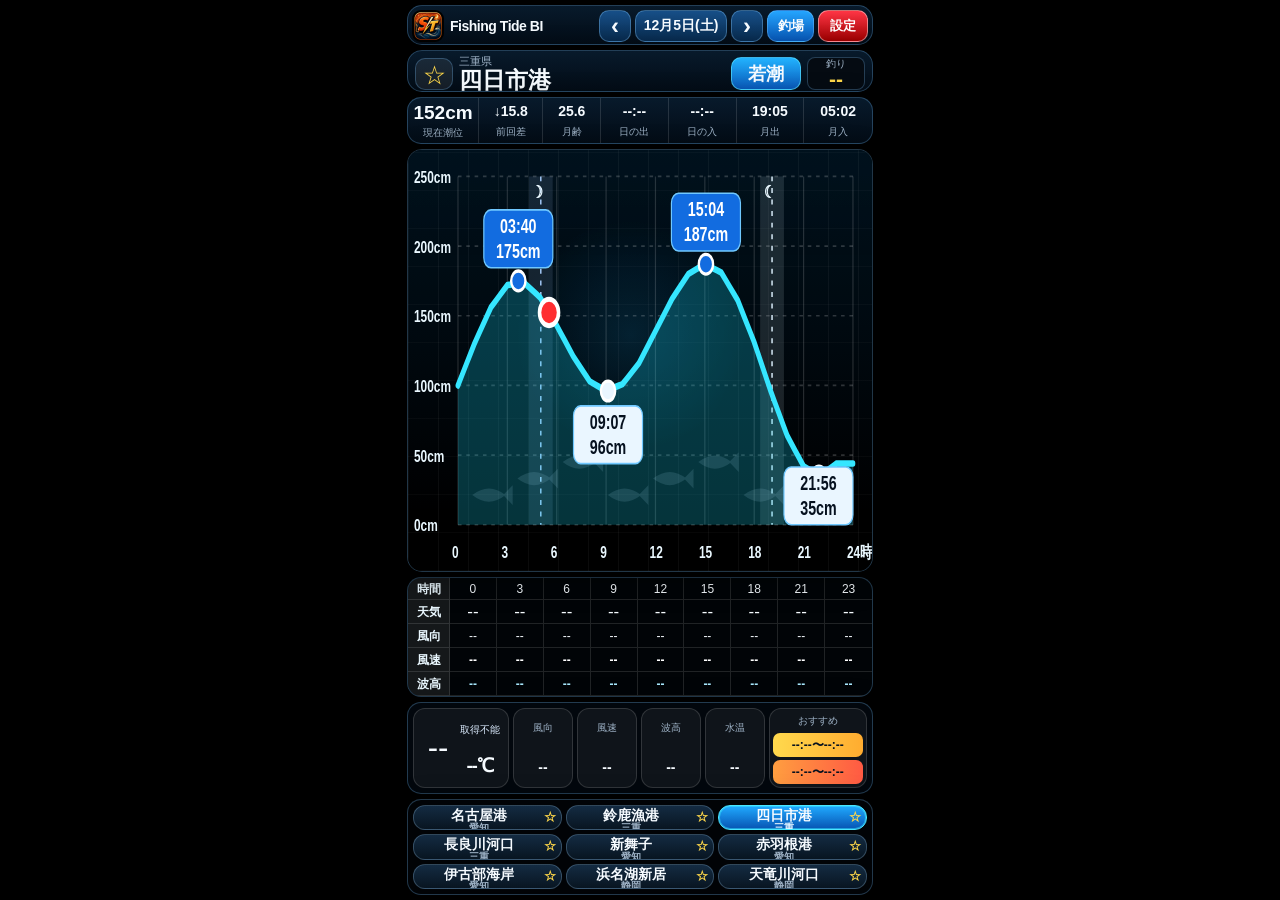
<file: index.html>
<!doctype html>
<html lang="ja">
<head>
<meta charset="utf-8" />
<meta name="viewport" content="width=device-width, initial-scale=1, viewport-fit=cover" />
<meta name="theme-color" content="#000000" />
<title>Fishing Tide BI サーフ強化版</title>
<link rel="manifest" href="manifest.webmanifest">
<link rel="apple-touch-icon" href="apple-touch-icon.png">
<link rel="icon" href="icon-192.png">
<link rel="preconnect" href="https://api.open-meteo.com">
<link rel="preconnect" href="https://marine-api.open-meteo.com">
<link rel="preconnect" href="https://api.p2pquake.net">
<link rel="stylesheet" href="style.css" />
</head>
<body>
  <section id="quakeAlert" class="quakeAlert" aria-live="assertive" hidden>
    <div class="quakeBox">
      <div class="quakeTitle">地震発生</div>
      <div id="quakeScale" class="quakeScale">震度--</div>
      <div id="quakeEpicenter" class="quakeEpicenter">震源：--</div>
      <div id="quakeMessage" class="quakeMessage">海岸・堤防・河口から離れてください</div>
      <div id="quakeTsunami" class="quakeTsunami">津波情報を確認してください</div>
      <button id="quakeClose" class="quakeClose">確認しました</button>
    </div>
  </section>

  <main class="appShell" aria-label="Fishing Tide BI">
    <header class="topbar">
      <div class="brand"><img src="icon.png" class="brandIcon" alt="ST釣り潮"><span>Fishing Tide BI</span></div>
      <button id="prevDay" class="roundBtn" aria-label="前日">‹</button>
      <button id="dateButton" class="dateBtn">--</button>
      <button id="nextDay" class="roundBtn" aria-label="翌日">›</button>
      <button id="mapOpen" class="smallBtn primary">釣場</button>
      <button id="settingsOpen" class="smallBtn settingsBtn">設定</button>
    </header>

    <section class="pointbar">
      <button id="favButton" class="favBtn" aria-label="お気に入り">☆</button>
      <div class="pointTitle"><span id="prefName">--</span><strong id="pointName">--</strong></div>
      <div class="tideBadge" id="tideType">--</div>
      <div class="miniScore"><span>釣り</span><b id="scoreBadge">--</b></div>
    </section>

    <section class="statusStrip">
      <div><b id="currentTide">--</b><span>現在潮位</span></div>
      <div><b id="tideDiff">--</b><span>前回差</span></div>
      <div><b id="moonAge">--</b><span>月齢</span></div>
      <div><b id="sunrise">--:--</b><span>日の出</span></div>
      <div><b id="sunset">--:--</b><span>日の入</span></div>
      <div><b id="moonrise">--:--</b><span>月出</span></div>
      <div><b id="moonset">--:--</b><span>月入</span></div>
    </section>

    <section class="chartCard" aria-label="タイドグラフ">
      <div id="weatherWarning" class="weatherWarning" hidden></div>
      <svg id="tideSvg" viewBox="0 0 390 255" preserveAspectRatio="none"></svg>
    </section>

    <section class="hourlyCard" aria-label="時間別 天気 風 波">
      <div id="hourlyGrid" class="hourlyGrid"></div>
    </section>

    <section class="nowCard">
      <div class="weatherNow"><div id="weatherIcon">--</div><span id="weatherText">取得中</span><b id="temperature">--℃</b></div>
      <div class="metric"><span>風向</span><b id="windDir">--</b></div>
      <div class="metric"><span>風速</span><b id="windSpeed">--</b></div>
      <div class="metric"><span>波高</span><b id="waveHeight">--</b></div>
      <div class="metric"><span>水温</span><b id="waterTemp">--</b></div>
      <div class="bestBox"><span>おすすめ</span><b id="bestTime1">--:--〜--:--</b><b id="bestTime2">--:--〜--:--</b></div>
    </section>

    <section class="pointsPanel">
      <div id="pointGrid" class="pointGrid"></div>
    </section>
  </main>

  <dialog id="mapDialog" class="mapDialog">
    <div class="mapPanel spotSelectPanel">
      <div class="mapHead">
        <button id="mapClose" class="smallBtn">閉じる</button>
        <strong>釣り場候補から登録</strong>
        <button id="nearButton" class="smallBtn primary">近い順</button>
      </div>
      <p class="spotLead">地図は使わず、県・種類・釣り場名から選びます。選択すると緯度・経度は自動で入ります。</p>
      <div class="prefChips" id="prefChips"></div>
      <div class="typeChips" id="typeChips"></div>
      <div class="mapInfo spotChoiceInfo">
        <div><b id="mapSpotName">釣り場を選択</b><span id="mapSpotMeta">愛知・三重・静岡のサーフを増やしています</span></div>
        <button id="registerMapSpot" class="yellowBtn" disabled>登録</button>
        <button id="openGoogleMap" class="smallBtn" disabled>確認</button>
      </div>
      <div class="spotList" id="spotList"></div>
    </div>
  </dialog>

  <dialog id="settingsDialog" class="settingsDialog">
    <form method="dialog" class="settingsPanel">
      <div class="dialogHead"><strong>設定・警報</strong><button value="close">×</button></div>
      <p class="hint">9地点までホーム画面に表示します。釣り場候補から選ぶと、空きがあれば追加、満杯なら現在表示中の地点と入れ替えます。</p>
      <div class="quakeSettings">
        <div class="quakeSettingsHead">
          <strong>地震・津波アラート</strong><span class="quakeSub">釣り場安全</span>
          <label class="switchLine"><input id="quakeAlertToggle" type="checkbox"> ON</label>
        </div>
        <p>震度3以上、または津波情報がある場合に、赤い全画面警告を表示します。</p>
        <div class="quakeButtons">
          <button id="enableAlarm" type="button" class="wideBtn warningBtn">警報音を有効化</button>
          <button id="testQuakeAlert" type="button" class="wideBtn dangerBtn">警報テスト</button>
        </div>
        <div id="quakeStatus" class="quakeStatus">地震情報：待機中</div>
      </div>

      <div id="manageList" class="manageList"></div>
      <button id="resetPoints" type="button" value="" class="wideBtn">初期9地点に戻す</button>
      <button value="close" class="wideBtn">閉じる</button>
    </form>
  </dialog>

<script src="tide-data.js"></script>
<script src="script.js"></script>
</body>
</html>
</file>
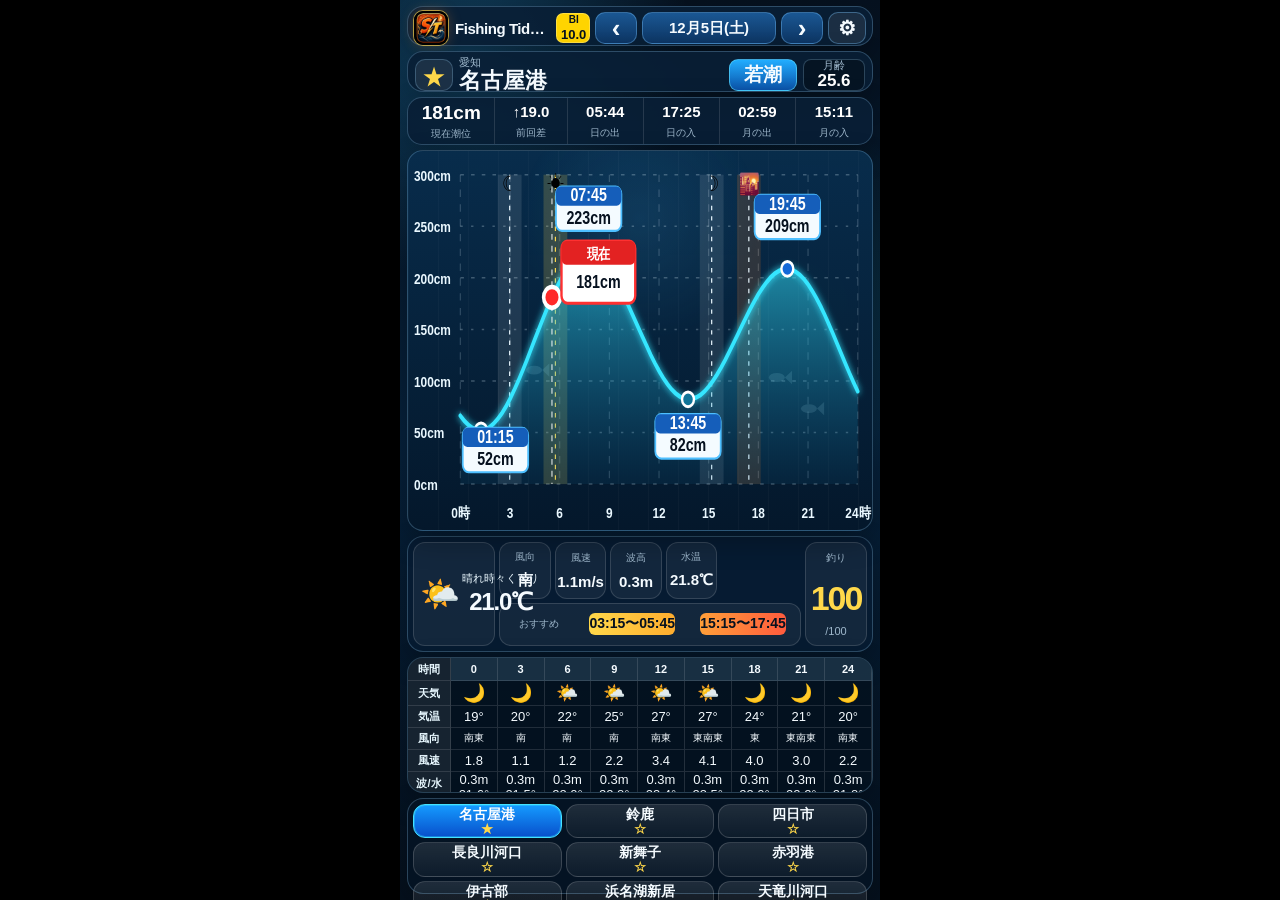
<file: fishing-tide-bi-final-onefile.html>
<!doctype html>
<html lang="ja">
<head>
<meta charset="utf-8" />
<meta name="viewport" content="width=device-width, initial-scale=1, viewport-fit=cover" />
<meta name="theme-color" content="#06111f" />
<title>Fishing Tide BI</title>
<link rel="apple-touch-icon" href="[data-uri]">
<link rel="icon" href="[data-uri]">
<style>
:root{
  --bg:#06111f; --panel:rgba(9,31,54,.92); --panel2:rgba(15,45,76,.92);
  --line:rgba(157,215,255,.25); --text:#f5fbff; --muted:#9fb8cc;
  --cyan:#35e6ff; --blue:#1388ff; --yellow:#ffd84a; --orange:#ff8b2a; --red:#ff3d3d;
  --green:#67f6aa; --black:#020810;
}
*{box-sizing:border-box; -webkit-tap-highlight-color:transparent}
html,body{height:100%;margin:0;background:#000;color:var(--text);font-family:-apple-system,BlinkMacSystemFont,"Segoe UI","Hiragino Sans","Hiragino Kaku Gothic ProN",Meiryo,sans-serif;overscroll-behavior:none;}
body{display:grid;place-items:center;overflow:hidden;}
button,input,select{font:inherit;color:inherit}
button{border:0;cursor:pointer}
.phone{
  width:min(100vw,480px); height:100dvh; max-height:980px; min-height:620px; overflow:hidden;
  padding:calc(env(safe-area-inset-top) + 6px) 7px calc(env(safe-area-inset-bottom) + 6px);
  background:
    radial-gradient(circle at 14% 6%,rgba(42,182,255,.28),transparent 24%),
    radial-gradient(circle at 82% 34%,rgba(38,255,218,.09),transparent 26%),
    linear-gradient(180deg,#06111f 0%,#06213b 48%,#05101d 100%);
  display:grid; gap:5px;
  grid-template-rows:40px 41px 48px minmax(218px,1fr) 116px 136px 96px;
}
.topbar,.pointbar,.sunmoon,.chartCard,.nowCard,.hourly,.points{border:1px solid var(--line);background:var(--panel);box-shadow:0 10px 28px rgba(0,0,0,.28);}
.topbar{display:grid;grid-template-columns:1fr 42px 134px 42px 38px;align-items:center;gap:5px;border-radius:16px;padding:4px 6px;}
.brand{display:flex;align-items:center;gap:7px;min-width:0}.bi{display:grid;place-items:center;width:34px;height:32px;line-height:1;border-radius:5px;background:#ffd400;color:#06111f;font-weight:900;font-size:13px}.bi b{font-size:13px}.title{font-weight:900;letter-spacing:-.03em;font-size:15px;white-space:nowrap;overflow:hidden;text-overflow:ellipsis}
.navbtn,.datebtn,.gear{height:32px;border-radius:10px;background:linear-gradient(180deg,#1a5793,#0d3563);border:1px solid rgba(122,198,255,.38);font-weight:900}.navbtn{font-size:26px;line-height:1}.datebtn{font-size:15px}.gear{background:rgba(255,255,255,.08);font-size:20px}
.pointbar{border-radius:16px;display:grid;grid-template-columns:38px 1fr 68px 62px;align-items:center;gap:6px;padding:5px 7px}.star{height:32px;border-radius:10px;background:rgba(255,255,255,.08);border:1px solid var(--line);font-size:24px;color:var(--yellow)}.pointname{min-width:0;line-height:1.08}.pointname span{display:block;color:var(--muted);font-size:11px}.pointname strong{display:block;font-size:22px;white-space:nowrap;overflow:hidden;text-overflow:ellipsis}.tideBadge{height:32px;border-radius:9px;background:linear-gradient(180deg,#21adff,#0b53a9);display:grid;place-items:center;font-size:19px;font-weight:900;border:1px solid rgba(95,226,255,.6)}.moonBox{height:32px;border-radius:8px;background:rgba(0,0,0,.3);border:1px solid var(--line);display:grid;grid-template-columns:1fr;place-items:center;line-height:.9}.moonBox span{font-size:11px;color:var(--muted)}.moonBox b{font-size:17px;color:#fff}
.sunmoon{border-radius:15px;display:grid;grid-template-columns:1.15fr .95fr repeat(4,1fr);gap:0;overflow:hidden}.sunmoon div{display:grid;place-items:center;border-right:1px solid rgba(255,255,255,.12);padding:2px 0;line-height:1.05}.sunmoon div:last-child{border-right:0}.sunmoon b{font-size:15px;color:#fff}.sunmoon div:first-child b{font-size:19px;color:#fff}.sunmoon span{font-size:10px;color:var(--muted)}
.chartCard{position:relative;border-radius:16px;overflow:hidden;background:linear-gradient(180deg,rgba(8,45,76,.98),rgba(4,24,43,.98));min-height:0}.chartCard:before{content:"";position:absolute;inset:0;background:radial-gradient(circle at 50% 18%,rgba(82,198,255,.14),transparent 32%),repeating-linear-gradient(90deg,rgba(255,255,255,.035) 0 1px,transparent 1px 30px);opacity:.8}#tideSvg{position:relative;width:100%;height:100%;display:block;z-index:1}.axisText{font-size:10px;fill:#eaf8ff;font-weight:700}.smallText{font-size:9px;fill:#c9e4f7}.labelText{font-size:12px;fill:#06111f;font-weight:900}.calloutTime{font-size:12px;fill:#fff;font-weight:900}.calloutCm{font-size:12px;fill:#06111f;font-weight:900}.currentText{font-size:10px;fill:#fff;font-weight:900}.fish{fill:rgba(205,246,255,.14)}
.nowCard{border-radius:16px;display:grid;grid-template-columns:1.6fr repeat(4,1fr) 1.55fr 62px;gap:4px;padding:5px;background:rgba(7,28,50,.94)}.weatherMain,.metric,.bestTime,.score{border:1px solid rgba(255,255,255,.14);background:rgba(255,255,255,.055);border-radius:12px;display:grid;place-items:center;text-align:center;min-width:0}.weatherMain{grid-row:span 2;grid-template-columns:44px 1fr;align-items:center;padding:4px}.weatherIcon{font-size:32px}.weatherMain span{display:block;font-size:11px;color:#eaf8ff;white-space:nowrap;overflow:hidden;text-overflow:ellipsis}.weatherMain strong{display:block;font-size:24px;letter-spacing:-.05em}.metric{padding:4px 1px}.metric span,.bestTime span,.score span{font-size:10px;color:var(--muted)}.metric b{font-size:15px;white-space:nowrap}.bestTime{grid-column:2/7;grid-template-columns:72px 1fr 1fr;padding:3px;gap:3px}.bestTime b{display:grid;place-items:center;height:22px;border-radius:6px;font-size:14px;color:#06111f;background:linear-gradient(90deg,#ffd84a,#ffad2e)}.bestTime b:last-child{background:linear-gradient(90deg,#ff9f39,#ff5b3d)}.score{grid-column:7;grid-row:1/3}.score b{font-size:34px;color:var(--yellow);letter-spacing:-.06em;line-height:.95}.score small{font-size:11px;color:var(--muted);margin-top:-6px}
.hourly{border-radius:16px;overflow:hidden;background:rgba(4,18,32,.96)}.grid{height:100%;display:grid;grid-template-columns:43px repeat(9,1fr);grid-template-rows:23px 25px 22px 22px 22px 22px;font-size:11px;text-align:center}.grid>div{border-right:1px solid rgba(255,255,255,.13);border-bottom:1px solid rgba(255,255,255,.12);display:grid;place-items:center;min-width:0}.grid .rowHead{font-weight:800;color:#e8f8ff;background:rgba(255,255,255,.075)}.grid .time{font-weight:900;background:rgba(64,104,132,.35)}.grid .ico{font-size:18px;line-height:1}.grid .val{font-size:13px}.grid .tiny{font-size:10px;line-height:1.05}.grid .windArrow{font-size:17px;line-height:.8}.grid>div:nth-last-child(-n+10){border-bottom:0}
.points{border-radius:16px;padding:5px;background:rgba(5,20,36,.96)}.pointGrid{height:100%;display:grid;grid-template-columns:repeat(3,1fr);grid-template-rows:repeat(3,1fr);gap:4px}.pointBtn{border-radius:12px;background:linear-gradient(180deg,rgba(255,255,255,.11),rgba(255,255,255,.04));border:1px solid rgba(255,255,255,.16);font-weight:900;font-size:14px;line-height:1.05;display:grid;place-items:center;padding:2px}.pointBtn.active{background:linear-gradient(180deg,#159bff,#084fcb);border-color:#45e2ff;color:#fff;box-shadow:0 0 0 1px rgba(53,230,255,.35) inset}.pointBtn .miniStar{font-size:12px;color:var(--yellow);margin-top:1px}
.manageDialog{width:min(94vw,440px);border:0;padding:0;border-radius:20px;background:transparent;color:var(--text)}.manageDialog::backdrop{background:rgba(0,0,0,.72)}.managePanel{background:linear-gradient(180deg,#092641,#061321);border:1px solid rgba(153,219,255,.3);border-radius:20px;padding:12px;box-shadow:0 24px 80px rgba(0,0,0,.55)}.dialogHead{display:flex;justify-content:space-between;align-items:center;margin-bottom:8px}.dialogHead strong{font-size:20px}.dialogHead button{width:38px;height:38px;border-radius:10px;background:rgba(255,255,255,.1);font-size:24px}.prefTabs{display:grid;grid-template-columns:repeat(3,1fr);gap:6px;margin-bottom:8px}.prefTabs button,.dialogActions button,.addGrid button{height:40px;border-radius:12px;background:rgba(255,255,255,.09);border:1px solid rgba(255,255,255,.18);font-weight:900}.prefTabs button.active{background:#0c83f2}.manageList{display:grid;grid-template-columns:repeat(2,1fr);gap:6px;max-height:220px;overflow:hidden}.manageItem{display:grid;grid-template-columns:1fr 34px;gap:5px;align-items:center;background:rgba(255,255,255,.07);border:1px solid rgba(255,255,255,.13);border-radius:12px;padding:5px 6px;font-size:13px}.manageItem button{width:32px;height:32px;border-radius:9px;background:rgba(255,61,61,.75);font-weight:900}.addGrid{display:grid;grid-template-columns:72px 1fr 78px 78px 64px;gap:6px;margin-top:10px}.addGrid input,.addGrid select{height:40px;border-radius:10px;border:1px solid rgba(255,255,255,.16);background:rgba(0,0,0,.25);padding:0 8px;color:var(--text);min-width:0}.hint{font-size:11px;color:var(--muted);margin:8px 0}.dialogActions{display:grid;grid-template-columns:1fr 92px;gap:8px}
@media (max-width:390px){.phone{grid-template-rows:38px 39px 45px minmax(204px,1fr) 108px 126px 88px;gap:4px;padding-left:5px;padding-right:5px}.topbar{grid-template-columns:1fr 36px 118px 36px 34px}.title{font-size:13px}.datebtn{font-size:13px}.pointname strong{font-size:19px}.tideBadge{font-size:17px}.sunmoon b{font-size:13px}.sunmoon div:first-child b{font-size:16px}.nowCard{grid-template-columns:1.45fr repeat(4,1fr) 1.45fr 56px}.weatherMain strong{font-size:21px}.weatherIcon{font-size:28px}.metric b{font-size:13px}.bestTime{grid-template-columns:62px 1fr 1fr}.bestTime b{font-size:12px}.score b{font-size:28px}.grid{grid-template-columns:38px repeat(9,1fr);font-size:10px;grid-template-rows:21px 23px 20px 20px 20px 20px}.grid .val{font-size:12px}.pointBtn{font-size:12px}.addGrid{grid-template-columns:1fr 1fr;}.addGrid button{grid-column:span 2}}
@media (max-height:720px){.phone{grid-template-rows:35px 36px 40px minmax(180px,1fr) 92px 112px 76px;gap:3px}.sunmoon span,.metric span,.bestTime span,.score span{font-size:9px}.weatherMain strong{font-size:19px}.grid{grid-template-rows:18px 20px 18px 18px 18px 18px}.pointBtn{font-size:11px;border-radius:9px}.bestTime b{height:18px;font-size:11px}.weatherIcon{font-size:24px}.manageList{max-height:170px}}
/* Final icon integration */
.appLogo{
  width:34px;
  height:34px;
  border-radius:9px;
  object-fit:cover;
  box-shadow:0 0 0 1px rgba(255,216,74,.65),0 0 14px rgba(255,139,42,.28);
  flex:0 0 auto;
}
.scoreMini{
  display:grid;
  place-items:center;
  min-width:34px;
  height:30px;
  padding:0 4px;
  border-radius:7px;
  background:#ffd400;
  color:#06111f;
  font-weight:900;
  font-size:10px;
  line-height:1;
  border:1px solid rgba(255,255,255,.25);
}
.scoreMini b{font-size:13px;line-height:1;}
@media (max-width:390px){
  .appLogo{width:30px;height:30px;border-radius:8px;}
  .scoreMini{display:none;}
}

</style>
</head>
<body>
  <main class="phone" aria-label="Fishing Tide BI one page dashboard">
    <header class="topbar">
      <div class="brand"><img class="appLogo" src="[data-uri]" alt="ST釣り潮アイコン"><span class="title">Fishing Tide BI</span><span class="scoreMini">BI <b id="scoreBadge">--</b></span></div>
      <button id="prevDay" class="navbtn" aria-label="前日">‹</button>
      <button id="dateButton" class="datebtn" aria-label="日付">--</button>
      <button id="nextDay" class="navbtn" aria-label="翌日">›</button>
      <button id="manageButton" class="gear" aria-label="ポイント管理">⚙</button>
    </header>

    <section class="pointbar" aria-label="現在のポイント">
      <button id="favoriteButton" class="star" aria-label="お気に入り">☆</button>
      <div class="pointname"><span id="prefName">--</span><strong id="pointName">--</strong></div>
      <div class="tideBadge" id="tideType">--</div>
      <div class="moonBox"><span>月齢</span><b id="moonAge">--</b></div>
    </section>

    <section class="sunmoon" aria-label="日の出・月の出">
      <div><b id="currentTide">--cm</b><span>現在潮位</span></div>
      <div><b id="tideDiff">--</b><span>前回差</span></div>
      <div><b id="sunrise">--:--</b><span>日の出</span></div>
      <div><b id="sunset">--:--</b><span>日の入</span></div>
      <div><b id="moonrise">--:--</b><span>月の出</span></div>
      <div><b id="moonset">--:--</b><span>月の入</span></div>
    </section>

    <section class="chartCard" aria-label="タイドグラフ">
      <svg id="tideSvg" viewBox="0 0 390 256" preserveAspectRatio="none" role="img" aria-label="24時間タイドグラフ"></svg>
    </section>

    <section class="nowCard" aria-label="現在の釣り条件">
      <div class="weatherMain">
        <div id="weatherIcon" class="weatherIcon">--</div>
        <div><span id="weatherText">取得中</span><strong id="temperature">--.-℃</strong></div>
      </div>
      <div class="metric"><span>風向</span><b id="windDir">--</b></div>
      <div class="metric"><span>風速</span><b id="windSpeed">--</b></div>
      <div class="metric"><span>波高</span><b id="waveHeight">--</b></div>
      <div class="metric"><span>水温</span><b id="waterTemp">--</b></div>
      <div class="bestTime"><span>おすすめ</span><b id="bestTime1">--:--〜--:--</b><b id="bestTime2">--:--〜--:--</b></div>
      <div class="score"><span>釣り</span><b id="fishScore">--</b><small>/100</small></div>
    </section>

    <section class="hourly" aria-label="1時間ごとの天気・風向・風速・波高">
      <div class="grid" id="hourlyGrid"></div>
    </section>

    <section class="points" aria-label="ポイント選択">
      <div id="pointGrid" class="pointGrid"></div>
    </section>
  </main>

  <dialog id="manageDialog" class="manageDialog">
    <form method="dialog" class="managePanel">
      <div class="dialogHead"><strong>ポイント管理</strong><button value="close" aria-label="閉じる">×</button></div>
      <div class="prefTabs" id="prefTabs"></div>
      <div class="manageList" id="manageList"></div>
      <div class="addGrid">
        <select id="addPref" aria-label="県">
          <option>三重</option><option>愛知</option><option>静岡</option>
        </select>
        <input id="addName" placeholder="例：衣浦港" maxlength="8" />
        <input id="addLat" placeholder="緯度" inputmode="decimal" />
        <input id="addLon" placeholder="経度" inputmode="decimal" />
        <button id="addPoint" value="" type="button">登録</button>
      </div>
      <p class="hint">メイン画面は9地点まで表示。削除しても「初期に戻す」で復帰できます。</p>
      <div class="dialogActions"><button id="resetPoints" value="" type="button">初期9地点に戻す</button><button value="close">閉じる</button></div>
    </form>
  </dialog>

<script>
const DEFAULT_POINTS = [
  { name:'鈴鹿', pref:'三重', lat:34.884, lon:136.606, amp:72, base:132, phase:1.4 },
  { name:'四日市', pref:'三重', lat:34.965, lon:136.642, amp:76, base:135, phase:1.1 },
  { name:'長良川河口', pref:'三重', lat:35.056, lon:136.700, amp:82, base:140, phase:0.9 },
  { name:'名古屋港', pref:'愛知', lat:35.084, lon:136.881, amp:86, base:142, phase:0.5 },
  { name:'新舞子', pref:'愛知', lat:34.951, lon:136.826, amp:74, base:128, phase:0.6 },
  { name:'赤羽港', pref:'愛知', lat:34.612, lon:137.171, amp:58, base:108, phase:-0.1 },
  { name:'伊古部', pref:'愛知', lat:34.621, lon:137.442, amp:54, base:106, phase:-0.5 },
  { name:'浜名湖新居', pref:'静岡', lat:34.695, lon:137.562, amp:48, base:96, phase:-0.8 },
  { name:'天竜川河口', pref:'静岡', lat:34.649, lon:137.818, amp:50, base:100, phase:-1.1 }
];

const $ = id => document.getElementById(id);
const state = {
  points: loadPoints(),
  selectedName: localStorage.getItem('ftbi.selected') || '名古屋港',
  favorites: new Set(JSON.parse(localStorage.getItem('ftbi.favorites') || '["名古屋港"]')),
  dateOffset: 0,
  weather: null,
  marine: null,
  selectedPref: '愛知'
};

function loadPoints(){
  try { return JSON.parse(localStorage.getItem('ftbi.points')) || DEFAULT_POINTS; }
  catch { return DEFAULT_POINTS; }
}
function savePoints(){ localStorage.setItem('ftbi.points', JSON.stringify(state.points)); }
function saveFavs(){ localStorage.setItem('ftbi.favorites', JSON.stringify([...state.favorites])); }
function point(){ return state.points.find(p=>p.name===state.selectedName) || state.points[0] || DEFAULT_POINTS[3]; }
function selectedDate(){ const d = new Date(); d.setDate(d.getDate()+state.dateOffset); d.setHours(0,0,0,0); return d; }
function ymd(d){ return `${d.getFullYear()}-${String(d.getMonth()+1).padStart(2,'0')}-${String(d.getDate()).padStart(2,'0')}`; }
function hm(hour){ let h = Math.floor(hour)%24; let m = Math.round((hour-Math.floor(hour))*60); if(m===60){h=(h+1)%24;m=0;} return `${String(h).padStart(2,'0')}:${String(m).padStart(2,'0')}`; }
function fmtDate(d){ const w = '日月火水木金土'[d.getDay()]; return `${d.getMonth()+1}月${d.getDate()}日(${w})`; }
function clamp(v,a,b){ return Math.max(a, Math.min(b,v)); }

function moonAge(date){
  const synodic = 29.530588853;
  const ref = Date.UTC(2000,0,6,18,14,0);
  const days = (Date.UTC(date.getFullYear(),date.getMonth(),date.getDate(),12)-ref)/86400000;
  return ((days % synodic) + synodic) % synodic;
}
function tideClass(age){
  const a = age;
  if(a < 1.5 || a > 28 || (a > 13.2 && a < 16.2)) return '大潮';
  if((a >= 9.5 && a < 10.8) || (a >= 24.2 && a < 25.5)) return '長潮';
  if((a >= 10.8 && a < 12.2) || (a >= 25.5 && a < 27)) return '若潮';
  if((a >= 6.7 && a < 9.5) || (a >= 21.4 && a < 24.2)) return '小潮';
  return '中潮';
}
function tideFactor(age){
  const spring = (Math.cos(2*Math.PI*age/14.765)+1)/2;
  return 0.62 + spring*0.55;
}
function tideHeight(p, hour, age){
  const amp = p.amp * tideFactor(age);
  const h = hour + p.phase + age*0.78;
  const semi = Math.sin(2*Math.PI*h/12.42);
  const daily = 0.22*Math.sin(2*Math.PI*(h-2.4)/24);
  return p.base + amp*(semi + daily);
}
function tideSeries(p, date){
  const age = moonAge(date);
  const data=[];
  for(let h=0; h<=24.001; h+=0.25){ data.push({hour:h, height:tideHeight(p,h,age)}); }
  const extrema=[];
  for(let i=1;i<data.length-1;i++){
    const prev=data[i-1].height, cur=data[i].height, next=data[i+1].height;
    if(cur>=prev && cur>=next) extrema.push({...data[i], type:'high'});
    if(cur<=prev && cur<=next) extrema.push({...data[i], type:'low'});
  }
  return {age, data, extrema};
}
function currentHour(){
  if(state.dateOffset !== 0) return 12;
  const d = new Date(); return d.getHours()+d.getMinutes()/60;
}
function sunTimes(date, lon){
  // lightweight seasonal approximation for Japan; display target only, not navigation data
  const start = new Date(date.getFullYear(),0,0);
  const n = Math.floor((date - start)/86400000);
  const latFactor = -0.75*Math.cos((n-172)/365*2*Math.PI);
  const sunrise = 5.02 + latFactor - (lon-136.8)*0.03;
  const sunset = 18.15 - latFactor - (lon-136.8)*0.03;
  return {sunrise:clamp(sunrise,4.4,7.1), sunset:clamp(sunset,16.8,19.3)};
}
function moonTimes(age){
  const rise = ((6 + age*0.82) % 24); const set = ((rise+12.2)%24); return {rise,set};
}
function weatherIcon(code, hour){
  if([0].includes(code)) return hour>=18||hour<5?'🌙':'☀️';
  if([1,2].includes(code)) return hour>=18||hour<5?'🌙':'🌤️';
  if([3].includes(code)) return '☁️';
  if([45,48].includes(code)) return '🌫️';
  if([51,53,55,56,57,61,63,65,66,67,80,81,82].includes(code)) return '🌧️';
  if([71,73,75,77,85,86].includes(code)) return '❄️';
  if([95,96,99].includes(code)) return '⛈️';
  return '☁️';
}
function weatherText(code){
  if(code===0) return '晴れ'; if([1,2].includes(code)) return '晴れ時々くもり'; if(code===3) return 'くもり';
  if([45,48].includes(code)) return '霧'; if([51,53,55].includes(code)) return '小雨'; if([61,63,65,80,81,82].includes(code)) return '雨';
  if([95,96,99].includes(code)) return '雷雨'; return 'くもり';
}
function compass(deg){
  if(deg == null || Number.isNaN(deg)) return '--';
  const dirs=['北','北北東','北東','東北東','東','東南東','南東','南南東','南','南南西','南西','西南西','西','西北西','北西','北北西'];
  return dirs[Math.round(deg/22.5)%16];
}
function windArrow(deg){ return `rotate(${deg || 0}deg)`; }
function nearestHourly(hourly, key, hour){
  if(!hourly || !hourly.time || !hourly[key]) return null;
  const date = ymd(selectedDate());
  let target = `${date}T${String(Math.min(23, Math.floor(hour))).padStart(2,'0')}:00`;
  let idx = hourly.time.indexOf(target);
  if(idx < 0) idx = Math.min(hourly[key].length-1, Math.max(0, Math.round(hour)));
  return hourly[key][idx];
}
function fallbackWeather(p){
  const hourly = {time:[], temperature_2m:[], relative_humidity_2m:[], precipitation:[], weather_code:[], wind_speed_10m:[], wind_direction_10m:[], wind_gusts_10m:[], surface_pressure:[]};
  const marine = {time:[], wave_height:[], wave_direction:[], sea_surface_temperature:[]};
  const date=ymd(selectedDate());
  for(let h=0;h<24;h++){
    hourly.time.push(`${date}T${String(h).padStart(2,'0')}:00`);
    const temp = 23 + 4*Math.sin((h-7)/24*2*Math.PI) + (p.pref==='静岡'?1:0);
    hourly.temperature_2m.push(+temp.toFixed(1));
    hourly.relative_humidity_2m.push(Math.round(72 - 10*Math.sin((h-8)/24*2*Math.PI)));
    hourly.precipitation.push(0);
    hourly.weather_code.push(h>18||h<5?1:2);
    hourly.wind_speed_10m.push(+(2.6 + 1.6*Math.sin((h-10)/24*2*Math.PI)).toFixed(1));
    hourly.wind_direction_10m.push(140 + 45*Math.sin(h/24*2*Math.PI));
    hourly.wind_gusts_10m.push(+(4.2 + 2*Math.sin((h-10)/24*2*Math.PI)).toFixed(1));
    hourly.surface_pressure.push(1013);
    marine.time.push(hourly.time[h]);
    marine.wave_height.push(+(p.pref==='愛知'?0.25:p.pref==='静岡'?0.45:0.3).toFixed(1));
    marine.wave_direction.push(150);
    marine.sea_surface_temperature.push(+(22.5 + 1.0*Math.sin((h-8)/24*2*Math.PI)).toFixed(1));
  }
  return {weather:{hourly}, marine:{hourly:marine}, fallback:true};
}
async function fetchData(p){
  const date = ymd(selectedDate());
  const weatherParams = new URLSearchParams({
    latitude:p.lat, longitude:p.lon, timezone:'Asia/Tokyo', start_date:date, end_date:date,
    hourly:'temperature_2m,relative_humidity_2m,precipitation,weather_code,wind_speed_10m,wind_direction_10m,wind_gusts_10m,surface_pressure'
  });
  const marineParams = new URLSearchParams({
    latitude:p.lat, longitude:p.lon, timezone:'Asia/Tokyo', start_date:date, end_date:date,
    hourly:'wave_height,wave_direction,sea_surface_temperature'
  });
  try{
    const [w,m] = await Promise.all([
      fetch(`https://api.open-meteo.com/v1/forecast?${weatherParams}`, {cache:'no-store'}),
      fetch(`https://marine-api.open-meteo.com/v1/marine?${marineParams}`, {cache:'no-store'})
    ]);
    if(!w.ok || !m.ok) throw new Error('api error');
    state.weather = await w.json(); state.marine = await m.json();
  } catch(e){
    const fb = fallbackWeather(p); state.weather = fb.weather; state.marine = fb.marine;
  }
}
function hourlyValues(hour){
  const wh = state.weather?.hourly || {}; const mh = state.marine?.hourly || {};
  return {
    temp: nearestHourly(wh,'temperature_2m',hour), hum: nearestHourly(wh,'relative_humidity_2m',hour), rain: nearestHourly(wh,'precipitation',hour), code: nearestHourly(wh,'weather_code',hour),
    wind: nearestHourly(wh,'wind_speed_10m',hour), dir: nearestHourly(wh,'wind_direction_10m',hour), gust: nearestHourly(wh,'wind_gusts_10m',hour), pressure: nearestHourly(wh,'surface_pressure',hour),
    wave: nearestHourly(mh,'wave_height',hour), water: nearestHourly(mh,'sea_surface_temperature',hour), waveDir: nearestHourly(mh,'wave_direction',hour)
  };
}
function scoreAt(hour, tideObj){
  const v = hourlyValues(hour);
  const p = point();
  const age = tideObj.age;
  const h1 = tideHeight(p, hour, age), h2 = tideHeight(p, Math.min(24,hour+1), age);
  const move = Math.abs(h2-h1);
  const sun = sunTimes(selectedDate(), p.lon);
  let s = 40;
  s += clamp(move/18,0,1)*22;
  s += Math.max(0, 1-Math.min(Math.abs(hour-sun.sunrise), Math.abs(hour-sun.sunset))/2.2)*18;
  s += (v.wave ?? 0.3) <= 0.6 ? 12 : (v.wave <= 1.0 ? 6 : -6);
  s += (v.wind ?? 3) <= 5 ? 12 : (v.wind <= 8 ? 4 : -10);
  s += (v.rain ?? 0) <= .2 ? 6 : -8;
  s += (['大潮','中潮'].includes(tideClass(age)) ? 8 : 0);
  return Math.round(clamp(s,0,100));
}
function bestWindows(tideObj){
  const arr=[]; for(let h=0;h<24;h+=0.5) arr.push({h,s:scoreAt(h,tideObj)});
  const picks=[];
  for(const row of [...arr].sort((a,b)=>b.s-a.s)){
    if(picks.every(p=>Math.abs(p.h-row.h)>4)){ picks.push(row); }
    if(picks.length===2) break;
  }
  return picks.map(p=>({start:clamp(p.h-1.25,0,23.5), end:clamp(p.h+1.25,0.5,24), score:p.s})).sort((a,b)=>a.start-b.start);
}
function createSvgEl(name, attrs={}){
  const el=document.createElementNS('http://www.w3.org/2000/svg',name);
  for(const [k,v] of Object.entries(attrs)) el.setAttribute(k,v);
  return el;
}
function drawTideChart(tideObj){
  const svg=$('tideSvg'); svg.innerHTML='';
  const W=390,H=256, L=44,R=12,T=16,B=31; const plotW=W-L-R, plotH=H-T-B;
  const ys = tideObj.data.map(d=>d.height); let minY=Math.floor((Math.min(...ys)-30)/50)*50; let maxY=Math.ceil((Math.max(...ys)+30)/50)*50; minY=Math.min(minY,0); maxY=Math.max(maxY,250);
  const x=h=>L+(h/24)*plotW; const y=cm=>T+(maxY-cm)/(maxY-minY)*plotH;
  const defs=createSvgEl('defs'); defs.innerHTML=`<linearGradient id="fill" x1="0" y1="0" x2="0" y2="1"><stop offset="0" stop-color="#35e6ff" stop-opacity=".55"/><stop offset="1" stop-color="#117baf" stop-opacity=".1"/></linearGradient><filter id="glow"><feGaussianBlur stdDeviation="2.5" result="b"/><feMerge><feMergeNode in="b"/><feMergeNode in="SourceGraphic"/></feMerge></filter>`; svg.appendChild(defs);
  for(let cm=Math.ceil(minY/50)*50; cm<=maxY; cm+=50){
    const yy=y(cm); svg.appendChild(createSvgEl('line',{x1:L,y1:yy,x2:W-R,y2:yy,stroke:'rgba(225,245,255,.25)','stroke-dasharray':cm%100===0?'3 6':'2 7'}));
    const t=createSvgEl('text',{x:5,y:yy+4,class:'axisText'}); t.textContent=`${cm}cm`; svg.appendChild(t);
  }
  for(let h=0; h<=24; h+=3){
    const xx=x(h); svg.appendChild(createSvgEl('line',{x1:xx,y1:T,x2:xx,y2:H-B,stroke:'rgba(225,245,255,.19)','stroke-dasharray':'5 5'}));
    const t=createSvgEl('text',{x:xx,y:H-8,class:'axisText','text-anchor':'middle'}); t.textContent=h===0?'0時':h===24?'24時':String(h); svg.appendChild(t);
  }
  const p=point(), sun=sunTimes(selectedDate(),p.lon), moon=moonTimes(tideObj.age);
  [{h:sun.sunrise,c:'rgba(255,216,74,.18)',txt:'☀'}, {h:sun.sunset,c:'rgba(255,128,40,.16)',txt:'🌇'}, {h:moon.rise,c:'rgba(255,255,255,.10)',txt:'☾'}, {h:moon.set,c:'rgba(255,255,255,.10)',txt:'☽'}].forEach(m=>{
    const xx=x(m.h); svg.appendChild(createSvgEl('rect',{x:xx-10,y:T,width:20,height:plotH,fill:m.c}));
    svg.appendChild(createSvgEl('line',{x1:xx,y1:T,x2:xx,y2:H-B,stroke:m.txt==='☀'?'#ffd84a':'#eaf8ff','stroke-dasharray':'3 4'}));
    const tt=createSvgEl('text',{x:xx,y:T+11,'text-anchor':'middle','font-size':'14'}); tt.textContent=m.txt; svg.appendChild(tt);
  });
  // fish silhouettes
  for(const f of [{x:106,y:148},{x:244,y:185},{x:310,y:153},{x:337,y:174}]){
    const g=createSvgEl('g',{class:'fish',transform:`translate(${f.x},${f.y}) scale(.75)`});
    g.appendChild(createSvgEl('ellipse',{cx:0,cy:0,rx:9,ry:4}));
    g.appendChild(createSvgEl('polygon',{points:'9,0 17,-6 17,6'}));
    svg.appendChild(g);
  }
  const linePath = tideObj.data.map((d,i)=>`${i?'L':'M'}${x(d.hour).toFixed(1)},${y(d.height).toFixed(1)}`).join(' ');
  const fillPath = `${linePath} L ${x(24)},${y(minY)} L ${x(0)},${y(minY)} Z`;
  svg.appendChild(createSvgEl('path',{d:fillPath,fill:'url(#fill)'}));
  svg.appendChild(createSvgEl('path',{d:linePath,fill:'none',stroke:'#35e6ff','stroke-width':'3',filter:'url(#glow)','stroke-linecap':'round'}));
  const extrema = tideObj.extrema.slice(0,5);
  extrema.forEach(e=>{
    const xx=x(e.hour), yy=y(e.height);
    svg.appendChild(createSvgEl('circle',{cx:xx,cy:yy,r:5,fill:e.type==='high'?'#1569d8':'#0f7498',stroke:'#fff','stroke-width':'2'}));
    const boxW=55, boxH=30, bx=clamp(xx-boxW/2,L+2,W-R-boxW-2), by=e.type==='high'?Math.max(T+8,yy-50):Math.min(H-B-38,yy+10);
    svg.appendChild(createSvgEl('rect',{x:bx,y:by,width:boxW,height:boxH,rx:5,fill:'#f4fbff',stroke:'#4dbfff','stroke-width':'1.5'}));
    svg.appendChild(createSvgEl('rect',{x:bx,y:by,width:boxW,height:13,rx:4,fill:'#155eba'}));
    let tt=createSvgEl('text',{x:bx+boxW/2,y:by+10,class:'calloutTime','text-anchor':'middle'}); tt.textContent=hm(e.hour); svg.appendChild(tt);
    let cc=createSvgEl('text',{x:bx+boxW/2,y:by+25,class:'calloutCm','text-anchor':'middle'}); cc.textContent=`${Math.round(e.height)}cm`; svg.appendChild(cc);
  });
  const ch=currentHour(), cv=tideHeight(p,ch,tideObj.age); const xx=x(ch), yy=y(cv);
  svg.appendChild(createSvgEl('line',{x1:xx,y1:T,x2:xx,y2:H-B,stroke:'#fff','stroke-dasharray':'4 4','stroke-opacity':'.8'}));
  svg.appendChild(createSvgEl('circle',{cx:xx,cy:yy,r:7,fill:'#ff2929',stroke:'#fff','stroke-width':'3'}));
  const bx=clamp(xx+8,L+2,W-80), by=clamp(yy-38,T+5,H-B-48);
  svg.appendChild(createSvgEl('rect',{x:bx,y:by,width:62,height:42,rx:5,fill:'#fff',stroke:'#ff3030','stroke-width':'2'}));
  svg.appendChild(createSvgEl('rect',{x:bx,y:by,width:62,height:16,rx:4,fill:'#e32222'}));
  let t=createSvgEl('text',{x:bx+31,y:by+12,class:'currentText','text-anchor':'middle'}); t.textContent='現在'; svg.appendChild(t);
  let c=createSvgEl('text',{x:bx+31,y:by+32,class:'calloutCm','text-anchor':'middle'}); c.textContent=`${Math.round(cv)}cm`; svg.appendChild(c);
}
function renderHeader(tideObj){
  const p=point(), date=selectedDate(), age=tideObj.age, cls=tideClass(age), current=tideHeight(p,currentHour(),age), prev=tideHeight(p,Math.max(0,currentHour()-0.5),age), diff=current-prev;
  const sun=sunTimes(date,p.lon), moon=moonTimes(age);
  $('prefName').textContent=p.pref; $('pointName').textContent=p.name; $('dateButton').textContent=fmtDate(date);
  $('tideType').textContent=cls; $('moonAge').textContent=age.toFixed(1); $('currentTide').textContent=`${Math.round(current)}cm`;
  $('tideDiff').textContent=`${diff>=0?'↑':'↓'}${Math.abs(diff).toFixed(1)}`;
  $('sunrise').textContent=hm(sun.sunrise); $('sunset').textContent=hm(sun.sunset); $('moonrise').textContent=hm(moon.rise); $('moonset').textContent=hm(moon.set);
  $('favoriteButton').textContent=state.favorites.has(p.name)?'★':'☆';
}
function renderNow(tideObj){
  const h=currentHour(), v=hourlyValues(h), windows=bestWindows(tideObj), score=scoreAt(h,tideObj);
  $('weatherIcon').textContent=weatherIcon(v.code ?? 2,h); $('weatherText').textContent=weatherText(v.code ?? 2);
  $('temperature').textContent=`${(v.temp ?? 0).toFixed(1)}℃`; $('windDir').textContent=compass(v.dir); $('windSpeed').textContent=`${(v.wind ?? 0).toFixed(1)}m/s`;
  $('waveHeight').textContent=`${(v.wave ?? 0).toFixed(1)}m`; $('waterTemp').textContent=`${(v.water ?? 0).toFixed(1)}℃`;
  $('bestTime1').textContent=windows[0]?`${hm(windows[0].start)}〜${hm(windows[0].end)}`:'--:--〜--:--'; $('bestTime2').textContent=windows[1]?`${hm(windows[1].start)}〜${hm(windows[1].end)}`:'--:--〜--:--';
  $('fishScore').textContent=score; $('scoreBadge').textContent=(score/10).toFixed(1);
}
function renderHourly(){
  const g=$('hourlyGrid'); g.innerHTML='';
  const hours=[0,3,6,9,12,15,18,21,23];
  const rows=[
    ['時間',...hours.map(h=>h===23?'24':String(h))],
    ['天気',...hours.map(h=>weatherIcon(hourlyValues(h).code ?? 2,h))],
    ['気温',...hours.map(h=>`${Math.round(hourlyValues(h).temp ?? 0)}°`)],
    ['風向',...hours.map(h=>compass(hourlyValues(h).dir))],
    ['風速',...hours.map(h=>`${(hourlyValues(h).wind ?? 0).toFixed(1)}`)],
    ['波/水',...hours.map(h=>`${(hourlyValues(h).wave ?? 0).toFixed(1)}m\n${(hourlyValues(h).water ?? 0).toFixed(1)}°`)]
  ];
  rows.forEach((row,ri)=>row.forEach((cell,ci)=>{
    const div=document.createElement('div');
    if(ci===0) div.className='rowHead'; else if(ri===0) div.className='time'; else if(ri===1) div.className='ico'; else div.className=ri===3?'tiny':'val';
    if(String(cell).includes('\n')){ div.innerHTML=String(cell).replace('\n','<br>'); } else div.textContent=cell;
    g.appendChild(div);
  }));
}
function renderPoints(){
  const grid=$('pointGrid'); grid.innerHTML='';
  let visible=[...state.favorites].map(n=>state.points.find(p=>p.name===n)).filter(Boolean);
  state.points.forEach(p=>{ if(!visible.find(v=>v.name===p.name)) visible.push(p); });
  visible = visible.slice(0,9);
  visible.forEach(p=>{
    const btn=document.createElement('button'); btn.className='pointBtn'+(p.name===state.selectedName?' active':'');
    btn.innerHTML=`<span>${p.name}</span><span class="miniStar">${state.favorites.has(p.name)?'★':'☆'}</span>`;
    btn.addEventListener('click',()=>{ state.selectedName=p.name; localStorage.setItem('ftbi.selected',p.name); update(); });
    grid.appendChild(btn);
  });
  while(grid.children.length<9){ const b=document.createElement('button'); b.className='pointBtn'; b.textContent='未登録'; b.addEventListener('click',openManage); grid.appendChild(b); }
}
function renderManage(){
  const tabs=$('prefTabs'); tabs.innerHTML=''; ['三重','愛知','静岡'].forEach(pref=>{
    const b=document.createElement('button'); b.type='button'; b.textContent=pref; b.className=pref===state.selectedPref?'active':'';
    b.onclick=()=>{ state.selectedPref=pref; renderManage(); }; tabs.appendChild(b);
  });
  $('addPref').value=state.selectedPref;
  const list=$('manageList'); list.innerHTML='';
  state.points.filter(p=>p.pref===state.selectedPref).forEach(p=>{
    const row=document.createElement('div'); row.className='manageItem';
    const label=document.createElement('span'); label.textContent=`${p.name} ${state.favorites.has(p.name)?'★':''}`;
    label.onclick=()=>{ if(state.favorites.has(p.name)) state.favorites.delete(p.name); else state.favorites.add(p.name); saveFavs(); renderManage(); renderPoints(); };
    const del=document.createElement('button'); del.type='button'; del.textContent='削'; del.onclick=()=>{
      state.points=state.points.filter(x=>x.name!==p.name); state.favorites.delete(p.name); if(state.selectedName===p.name) state.selectedName=(state.points[0]||DEFAULT_POINTS[0]).name; savePoints(); saveFavs(); renderManage(); update();
    };
    row.append(label,del); list.appendChild(row);
  });
}
function openManage(){ renderManage(); $('manageDialog').showModal(); }
async function update(){
  const p=point(); renderPoints();
  const tideObj=tideSeries(p,selectedDate()); renderHeader(tideObj); drawTideChart(tideObj);
  await fetchData(p); renderNow(tideObj); renderHourly(); renderPoints();
}
$('prevDay').onclick=()=>{state.dateOffset--; update();}; $('nextDay').onclick=()=>{state.dateOffset++; update();}; $('dateButton').onclick=()=>{state.dateOffset=0; update();};
$('favoriteButton').onclick=()=>{ const p=point(); if(state.favorites.has(p.name)) state.favorites.delete(p.name); else state.favorites.add(p.name); saveFavs(); renderHeader(tideSeries(p,selectedDate())); renderPoints(); };
$('manageButton').onclick=openManage;
$('addPoint').onclick=()=>{
  const pref=$('addPref').value, name=$('addName').value.trim(), lat=parseFloat($('addLat').value), lon=parseFloat($('addLon').value);
  if(!name || !Number.isFinite(lat) || !Number.isFinite(lon)){ alert('名称・緯度・経度を入れてください'); return; }
  state.points = state.points.filter(p=>p.name!==name);
  state.points.push({name,pref,lat,lon,amp:60,base:115,phase:0}); savePoints(); state.selectedPref=pref; $('addName').value=''; $('addLat').value=''; $('addLon').value=''; renderManage(); renderPoints();
};
$('resetPoints').onclick=()=>{ state.points=structuredClone(DEFAULT_POINTS); state.selectedName='名古屋港'; state.favorites=new Set(['名古屋港']); savePoints(); saveFavs(); localStorage.setItem('ftbi.selected','名古屋港'); renderManage(); update(); };
setInterval(()=>{ const p=point(); const tideObj=tideSeries(p,selectedDate()); renderHeader(tideObj); drawTideChart(tideObj); renderNow(tideObj); }, 60_000);
update();

</script>
</body>
</html>
</file>
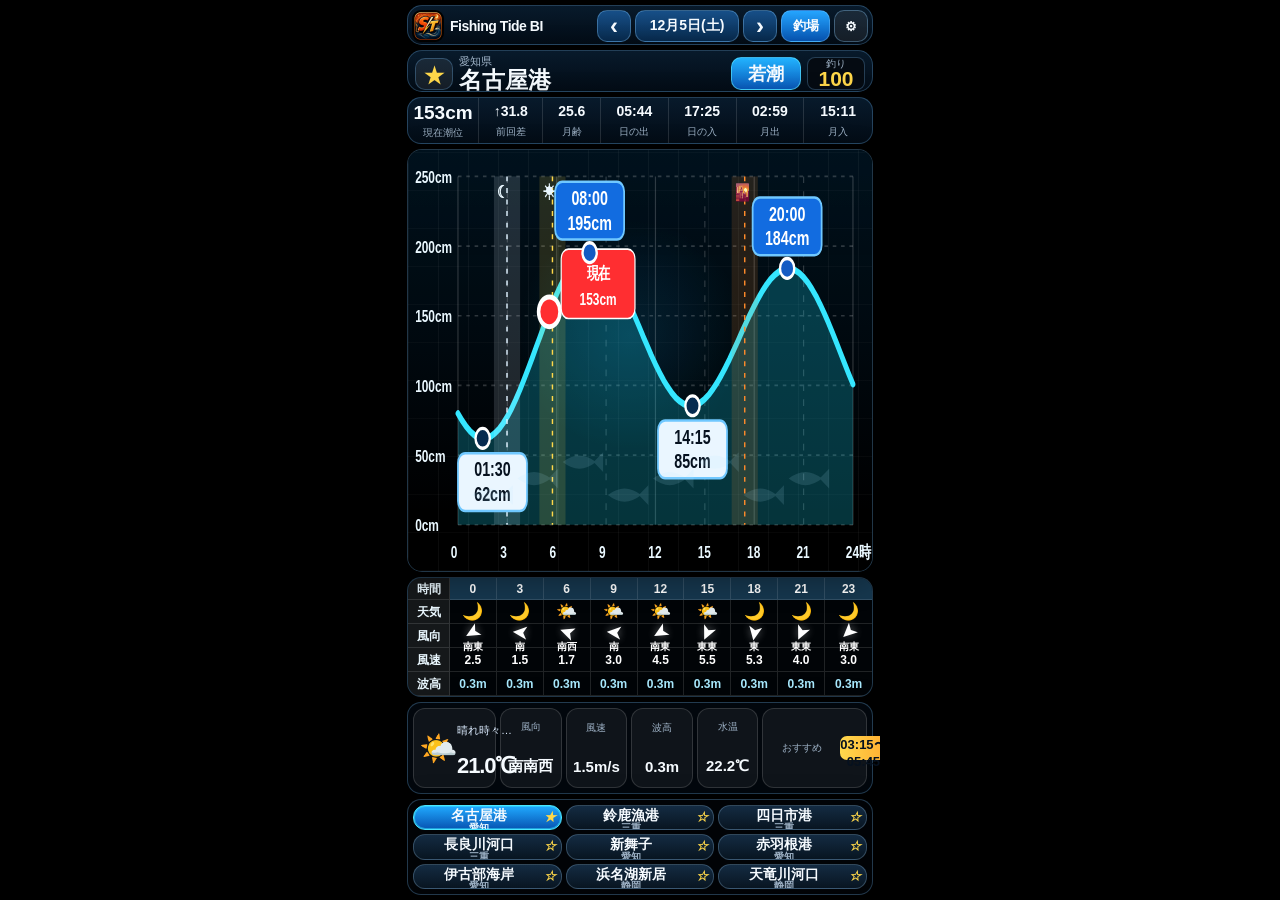
<file: fishing-tide-bi-surf-spots-onefile.html>
<!doctype html>
<html lang="ja">
<head>
<meta charset="utf-8" />
<meta name="viewport" content="width=device-width, initial-scale=1, viewport-fit=cover" />
<meta name="theme-color" content="#000000" />
<title>Fishing Tide BI サーフ強化版</title>
<link rel="manifest" href="manifest.webmanifest">
<link rel="apple-touch-icon" href="apple-touch-icon.png">
<link rel="icon" href="icon-192.png">
<link rel="preconnect" href="https://api.open-meteo.com">
<link rel="preconnect" href="https://marine-api.open-meteo.com">
<style>
:root{
  --bg:#000; --panel:#071525; --panel2:#0b2238; --line:rgba(120,195,255,.28);
  --text:#f6fbff; --muted:#9fb3c7; --cyan:#36e6ff; --blue:#1597ff;
  --yellow:#ffd84a; --orange:#ff9838; --red:#ff3947; --green:#60ffa8;
}
*{box-sizing:border-box;-webkit-tap-highlight-color:transparent}
html,body{height:100%;margin:0;background:#000;color:var(--text);font-family:-apple-system,BlinkMacSystemFont,"Segoe UI","Hiragino Sans","Hiragino Kaku Gothic ProN",Meiryo,sans-serif;overscroll-behavior:none}
body{display:grid;place-items:center;overflow:hidden}
button,input,select{font:inherit;color:inherit} button{border:0;cursor:pointer} button:disabled{opacity:.45;cursor:not-allowed}
.appShell{width:min(100vw,480px);height:100dvh;max-height:980px;min-height:620px;overflow:hidden;background:#000;padding:calc(env(safe-area-inset-top) + 5px) 7px calc(env(safe-area-inset-bottom) + 5px);display:grid;gap:5px;grid-template-rows:40px 42px 47px minmax(210px,1fr) 120px 92px 96px}
.topbar,.pointbar,.statusStrip,.chartCard,.hourlyCard,.nowCard,.pointsPanel{background:linear-gradient(180deg,rgba(8,27,45,.96),rgba(3,12,22,.98));border:1px solid var(--line);box-shadow:0 8px 30px rgba(0,0,0,.35)}
.topbar{display:grid;grid-template-columns:1fr 34px 104px 34px 49px 34px;gap:4px;align-items:center;border-radius:15px;padding:4px}.brand{display:flex;align-items:center;gap:6px;min-width:0;font-weight:900;letter-spacing:-.03em;white-space:nowrap;overflow:hidden}.brandIcon{width:32px;height:32px;border-radius:9px;object-fit:cover}.brand span{font-size:14px;overflow:hidden;text-overflow:ellipsis}.roundBtn,.dateBtn,.smallBtn{height:32px;border-radius:10px;border:1px solid rgba(141,205,255,.35);background:linear-gradient(180deg,#174f88,#082a4d);font-weight:900}.roundBtn{font-size:24px;line-height:1}.dateBtn{font-size:14px}.smallBtn{font-size:13px;padding:0 8px;background:rgba(255,255,255,.08)}.primary{background:linear-gradient(180deg,#24a5ff,#0755b4)!important;color:#fff}
.pointbar{border-radius:15px;display:grid;grid-template-columns:38px 1fr 70px 58px;gap:6px;align-items:center;padding:5px 7px}.favBtn{height:32px;border-radius:10px;background:rgba(255,255,255,.08);border:1px solid var(--line);font-size:23px;color:var(--yellow)}.pointTitle{min-width:0;line-height:1.05}.pointTitle span{display:block;color:var(--muted);font-size:11px}.pointTitle strong{font-size:23px;display:block;white-space:nowrap;overflow:hidden;text-overflow:ellipsis}.tideBadge{height:33px;border-radius:10px;display:grid;place-items:center;font-size:18px;font-weight:900;background:linear-gradient(180deg,#22b3ff,#0958b9);border:1px solid rgba(89,229,255,.65)}.miniScore{height:33px;border-radius:8px;border:1px solid var(--line);background:#050b12;display:grid;place-items:center;line-height:.9}.miniScore span{font-size:10px;color:var(--muted)}.miniScore b{font-size:21px;color:var(--yellow)}
.statusStrip{display:grid;grid-template-columns:1.05fr .95fr .85fr repeat(4,1fr);border-radius:14px;overflow:hidden}.statusStrip div{display:grid;place-items:center;line-height:1.04;border-right:1px solid rgba(255,255,255,.13);padding:2px 0}.statusStrip div:last-child{border-right:0}.statusStrip b{font-size:14px}.statusStrip div:first-child b{font-size:19px}.statusStrip span{font-size:10px;color:var(--muted)}
.chartCard{position:relative;border-radius:15px;overflow:hidden;background:#000;min-height:0}.chartCard:before{content:"";position:absolute;inset:0;background:radial-gradient(circle at 48% 44%,rgba(33,178,255,.15),transparent 34%),linear-gradient(180deg,#001320,#000 90%);opacity:.95}.chartCard:after{content:"";position:absolute;inset:0;background:repeating-linear-gradient(90deg,rgba(255,255,255,.06) 0 1px,transparent 1px 30px),repeating-linear-gradient(0deg,rgba(255,255,255,.04) 0 1px,transparent 1px 38px);opacity:.75}#tideSvg{position:relative;z-index:1;width:100%;height:100%;display:block}.axisText{font-size:10px;fill:#eaf8ff;font-weight:800}.smallText{font-size:9px;fill:#cde9ff}.labelText{font-size:12px;fill:#06111f;font-weight:900}.calloutTime{font-size:12px;fill:#fff;font-weight:900}.calloutCm{font-size:12px;fill:#06111f;font-weight:900}.currentText{font-size:10px;fill:#fff;font-weight:900}.fish{fill:rgba(178,226,255,.13)}
.hourlyCard{border-radius:14px;overflow:hidden;background:#010407}.hourlyGrid{height:100%;display:grid;grid-template-columns:42px repeat(9,1fr);grid-template-rows:22px 24px 24px 24px 24px 24px}.hourlyGrid>div{display:grid;place-items:center;border-right:1px solid rgba(255,255,255,.12);border-bottom:1px solid rgba(255,255,255,.12);font-size:12px;line-height:1.0;min-width:0}.hourlyGrid>div:nth-child(10n){border-right:0}.rowHead{background:rgba(255,255,255,.08);color:#eaf8ff;font-weight:900}.hourCell{font-weight:900;color:#fff;background:rgba(44,106,149,.5)}.weatherCell{font-size:17px!important}.arrow{font-size:18px;color:#fff;text-shadow:0 0 8px rgba(255,255,255,.4);display:inline-block}.numCell{font-weight:800;color:#fff}.waveCell{color:#a9eaff;font-weight:800}.tempCell{color:#ffd88d;font-weight:800}
.nowCard{border-radius:14px;display:grid;grid-template-columns:1.35fr repeat(4,1fr) 1.7fr;gap:4px;padding:5px;background:#02070d}.weatherNow,.metric,.bestBox{border:1px solid rgba(255,255,255,.14);background:rgba(255,255,255,.055);border-radius:12px;display:grid;place-items:center;text-align:center;min-width:0}.weatherNow{grid-template-columns:38px 1fr;grid-template-rows:1fr 1fr;padding:3px 5px}.weatherNow div{grid-row:1/3;font-size:31px}.weatherNow span{font-size:11px;color:#dcecff;white-space:nowrap;overflow:hidden;text-overflow:ellipsis;max-width:100%}.weatherNow b{font-size:22px;letter-spacing:-.05em}.metric span,.bestBox span{font-size:10px;color:var(--muted)}.metric b{font-size:15px;white-space:nowrap}.bestBox{grid-template-columns:70px 1fr 1fr;padding:4px;gap:3px}.bestBox b{height:24px;border-radius:7px;background:linear-gradient(90deg,#ffd94d,#ffac30);display:grid;place-items:center;color:#06111f;font-size:13px}.bestBox b:last-child{background:linear-gradient(90deg,#ff9e40,#ff5a43)}
.pointsPanel{border-radius:14px;padding:5px;overflow:hidden;background:#010306}.pointGrid{height:100%;display:grid;grid-template-columns:repeat(3,1fr);gap:4px}.pointBtn{position:relative;display:grid;place-items:center;text-align:center;line-height:1.05;border-radius:12px;background:linear-gradient(180deg,#142b42,#081521);border:1px solid rgba(170,220,255,.25);font-size:14px;font-weight:900;padding:2px 22px 2px 5px;overflow:hidden}.pointBtn.active{background:linear-gradient(180deg,#20aaff,#0754b3);border-color:#4be6ff;box-shadow:0 0 0 1px rgba(54,230,255,.5) inset}.pointBtn .pin{position:absolute;right:5px;top:5px;color:var(--yellow);font-size:12px}.pointBtn small{font-size:10px;color:var(--muted);display:block}.pointBtn.active small{color:#e9f7ff}
.mapDialog,.settingsDialog{border:0;padding:0;margin:auto;background:transparent;color:var(--text);width:min(100vw,480px);height:100dvh;max-height:980px}.mapDialog::backdrop,.settingsDialog::backdrop{background:rgba(0,0,0,.78);backdrop-filter:blur(5px)}.mapPanel{height:100%;padding:calc(env(safe-area-inset-top) + 7px) 7px calc(env(safe-area-inset-bottom) + 7px);background:#000;display:grid;gap:6px;grid-template-rows:40px 42px 38px 34px 74px minmax(280px,1fr)}.mapHead{display:grid;grid-template-columns:70px 1fr 74px;gap:6px;align-items:center}.mapHead strong{text-align:center;font-size:18px}.spotLead{margin:0;border:1px solid var(--line);background:linear-gradient(180deg,#0a2034,#02070d);border-radius:13px;padding:8px 10px;color:#cfe5f8;font-size:12px;font-weight:800;line-height:1.35}.prefChips,.typeChips{display:grid;gap:5px}.prefChips{grid-template-columns:repeat(6,1fr)}.typeChips{grid-template-columns:repeat(6,1fr)}.chip{height:100%;border-radius:10px;border:1px solid var(--line);background:#081725;font-size:12px;font-weight:900}.chip.active{background:linear-gradient(180deg,#23aaff,#0754b3);border-color:#50e9ff}.mapInfo{display:grid;grid-template-columns:1fr 74px 70px;gap:6px;align-items:center;border:1px solid var(--line);background:linear-gradient(180deg,#0a2034,#02070d);border-radius:15px;padding:7px}.mapInfo b{display:block;font-size:17px;white-space:nowrap;overflow:hidden;text-overflow:ellipsis}.mapInfo span{display:block;font-size:11px;color:var(--muted);white-space:nowrap;overflow:hidden;text-overflow:ellipsis}.yellowBtn{height:44px;border-radius:11px;background:linear-gradient(180deg,#ffe357,#ffba20);color:#07111d;font-size:16px;font-weight:900}.spotList{overflow:auto;border:1px solid var(--line);border-radius:15px;background:#02070d;padding:5px;display:grid;gap:5px;align-content:start}.spotItem{min-height:48px;border-radius:11px;border:1px solid rgba(255,255,255,.12);background:#081725;display:grid;grid-template-columns:1fr auto;align-items:center;gap:5px;padding:6px 8px;text-align:left}.spotItem b{font-size:15px}.spotItem span{display:block;font-size:11px;color:var(--muted)}.spotItem.active{border-color:#54eaff;background:#082f55}.distance{font-size:12px;color:var(--yellow);font-weight:900}.spotTypeSurf{color:#ffd84a!important}.spotTypeRiver{color:#60ffa8!important}.spotTypePort{color:#a9eaff!important}
.settingsPanel{height:auto;max-height:86dvh;margin:7dvh 8px 0;padding:14px;border-radius:18px;background:#071525;border:1px solid var(--line);display:grid;gap:10px}.dialogHead{display:grid;grid-template-columns:1fr 42px;align-items:center}.dialogHead strong{font-size:20px}.dialogHead button{height:36px;border-radius:10px;background:rgba(255,255,255,.1);font-size:22px}.hint{margin:0;color:#c4d8eb;font-size:13px;line-height:1.45}.manageList{display:grid;gap:6px;max-height:48dvh;overflow:auto}.manageRow{display:grid;grid-template-columns:1fr 54px;gap:6px;align-items:center}.manageName{border:1px solid rgba(255,255,255,.13);background:rgba(255,255,255,.06);border-radius:11px;padding:9px 10px;font-weight:900}.deleteBtn{height:42px;border-radius:11px;background:#c83043;font-weight:900}.wideBtn{height:48px;border-radius:13px;background:#132b43;border:1px solid var(--line);font-weight:900}
@media (max-height:760px){.appShell{grid-template-rows:38px 40px 42px minmax(170px,1fr) 112px 84px 88px;gap:4px}.pointTitle strong{font-size:20px}.statusStrip b{font-size:12px}.chartCard{border-radius:13px}.hourlyGrid{grid-template-rows:20px 22px 22px 22px 22px 22px}.nowCard{grid-template-columns:1.25fr repeat(4,1fr) 1.55fr}.weatherNow b{font-size:19px}.bestBox b{font-size:12px}.pointBtn{font-size:12px}.mapPanel{grid-template-rows:38px 38px 34px 31px 66px minmax(170px,1fr)}}

</style>
</head>
<body>
  <main class="appShell" aria-label="Fishing Tide BI">
    <header class="topbar">
      <div class="brand"><img src="icon.png" class="brandIcon" alt="ST釣り潮"><span>Fishing Tide BI</span></div>
      <button id="prevDay" class="roundBtn" aria-label="前日">‹</button>
      <button id="dateButton" class="dateBtn">--</button>
      <button id="nextDay" class="roundBtn" aria-label="翌日">›</button>
      <button id="mapOpen" class="smallBtn primary">釣場</button>
      <button id="settingsOpen" class="smallBtn">⚙</button>
    </header>

    <section class="pointbar">
      <button id="favButton" class="favBtn" aria-label="お気に入り">☆</button>
      <div class="pointTitle"><span id="prefName">--</span><strong id="pointName">--</strong></div>
      <div class="tideBadge" id="tideType">--</div>
      <div class="miniScore"><span>釣り</span><b id="scoreBadge">--</b></div>
    </section>

    <section class="statusStrip">
      <div><b id="currentTide">--</b><span>現在潮位</span></div>
      <div><b id="tideDiff">--</b><span>前回差</span></div>
      <div><b id="moonAge">--</b><span>月齢</span></div>
      <div><b id="sunrise">--:--</b><span>日の出</span></div>
      <div><b id="sunset">--:--</b><span>日の入</span></div>
      <div><b id="moonrise">--:--</b><span>月出</span></div>
      <div><b id="moonset">--:--</b><span>月入</span></div>
    </section>

    <section class="chartCard" aria-label="タイドグラフ">
      <svg id="tideSvg" viewBox="0 0 390 255" preserveAspectRatio="none"></svg>
    </section>

    <section class="hourlyCard" aria-label="時間別 天気 風 波">
      <div id="hourlyGrid" class="hourlyGrid"></div>
    </section>

    <section class="nowCard">
      <div class="weatherNow"><div id="weatherIcon">--</div><span id="weatherText">取得中</span><b id="temperature">--℃</b></div>
      <div class="metric"><span>風向</span><b id="windDir">--</b></div>
      <div class="metric"><span>風速</span><b id="windSpeed">--</b></div>
      <div class="metric"><span>波高</span><b id="waveHeight">--</b></div>
      <div class="metric"><span>水温</span><b id="waterTemp">--</b></div>
      <div class="bestBox"><span>おすすめ</span><b id="bestTime1">--:--〜--:--</b><b id="bestTime2">--:--〜--:--</b></div>
    </section>

    <section class="pointsPanel">
      <div id="pointGrid" class="pointGrid"></div>
    </section>
  </main>

  <dialog id="mapDialog" class="mapDialog">
    <div class="mapPanel spotSelectPanel">
      <div class="mapHead">
        <button id="mapClose" class="smallBtn">閉じる</button>
        <strong>釣り場候補から登録</strong>
        <button id="nearButton" class="smallBtn primary">近い順</button>
      </div>
      <p class="spotLead">地図は使わず、県・種類・釣り場名から選びます。選択すると緯度・経度は自動で入ります。</p>
      <div class="prefChips" id="prefChips"></div>
      <div class="typeChips" id="typeChips"></div>
      <div class="mapInfo spotChoiceInfo">
        <div><b id="mapSpotName">釣り場を選択</b><span id="mapSpotMeta">愛知・三重・静岡のサーフを増やしています</span></div>
        <button id="registerMapSpot" class="yellowBtn" disabled>登録</button>
        <button id="openGoogleMap" class="smallBtn" disabled>確認</button>
      </div>
      <div class="spotList" id="spotList"></div>
    </div>
  </dialog>

  <dialog id="settingsDialog" class="settingsDialog">
    <form method="dialog" class="settingsPanel">
      <div class="dialogHead"><strong>マイポイント管理</strong><button value="close">×</button></div>
      <p class="hint">9地点までホーム画面に表示します。釣り場候補から選ぶと、空きがあれば追加、満杯なら現在表示中の地点と入れ替えます。</p>
      <div id="manageList" class="manageList"></div>
      <button id="resetPoints" type="button" value="" class="wideBtn">初期9地点に戻す</button>
      <button value="close" class="wideBtn">閉じる</button>
    </form>
  </dialog>

<script>
'use strict';

const PREFS = ['愛知県','三重県','静岡県','和歌山県','福井県','石川県'];
const TYPES = ['すべて','サーフ','河口','港','海釣り公園','堤防'];

const SPOTS = [
  // 愛知県
  {name:'名古屋港', prefecture:'愛知県', area:'名古屋市', type:'港', lat:35.073, lon:136.881, amp:67, base:132, phase:.15},
  {name:'山崎川河口', prefecture:'愛知県', area:'名古屋市', type:'河口', lat:35.080, lon:136.884, amp:65, base:130, phase:.15},
  {name:'新舞子', prefecture:'愛知県', area:'知多市', type:'堤防', lat:34.949, lon:136.825, amp:62, base:126, phase:.08},
  {name:'常滑港', prefecture:'愛知県', area:'常滑市', type:'港', lat:34.887, lon:136.831, amp:60, base:124, phase:.04},
  {name:'りんくう釣り護岸', prefecture:'愛知県', area:'常滑市', type:'堤防', lat:34.886, lon:136.823, amp:60, base:124, phase:.04},
  {name:'碧南海釣り広場', prefecture:'愛知県', area:'碧南市', type:'海釣り公園', lat:34.844, lon:136.980, amp:58, base:121, phase:-.02},
  {name:'衣浦港', prefecture:'愛知県', area:'半田市', type:'港', lat:34.876, lon:136.960, amp:60, base:123, phase:-.02},
  {name:'亀崎港', prefecture:'愛知県', area:'半田市', type:'港', lat:34.922, lon:136.962, amp:61, base:124, phase:-.01},
  {name:'一色漁港', prefecture:'愛知県', area:'西尾市', type:'港', lat:34.789, lon:137.014, amp:56, base:118, phase:-.10},
  {name:'西浦港', prefecture:'愛知県', area:'蒲郡市', type:'港', lat:34.778, lon:137.176, amp:55, base:115, phase:-.18},
  {name:'豊浜釣り桟橋', prefecture:'愛知県', area:'南知多町', type:'海釣り公園', lat:34.702, lon:136.927, amp:55, base:113, phase:-.18},
  {name:'師崎港', prefecture:'愛知県', area:'南知多町', type:'港', lat:34.700, lon:136.974, amp:54, base:112, phase:-.20},
  {name:'伊良湖港', prefecture:'愛知県', area:'田原市', type:'港', lat:34.584, lon:137.018, amp:52, base:105, phase:-.35},
  {name:'赤羽根港', prefecture:'愛知県', area:'田原市', type:'港', lat:34.609, lon:137.198, amp:50, base:103, phase:-.55},
  {name:'小松原海岸', prefecture:'愛知県', area:'豊橋市', type:'サーフ', lat:34.676, lon:137.394, amp:48, base:100, phase:-.72},
  {name:'伊古部海岸', prefecture:'愛知県', area:'豊橋市', type:'サーフ', lat:34.668, lon:137.437, amp:48, base:100, phase:-.74},
  {name:'表浜海岸', prefecture:'愛知県', area:'豊橋市', type:'サーフ', lat:34.667, lon:137.465, amp:48, base:100, phase:-.76},
  {name:'佐久島西港', prefecture:'愛知県', area:'西尾市', type:'港', lat:34.728, lon:137.037, amp:54, base:114, phase:-.14},

  // 三重県
  {name:'鈴鹿漁港', prefecture:'三重県', area:'鈴鹿市', type:'港', lat:34.840, lon:136.606, amp:64, base:124, phase:.18},
  {name:'白子漁港', prefecture:'三重県', area:'鈴鹿市', type:'港', lat:34.833, lon:136.600, amp:64, base:123, phase:.18},
  {name:'千代崎漁港', prefecture:'三重県', area:'鈴鹿市', type:'港', lat:34.857, lon:136.616, amp:64, base:124, phase:.18},
  {name:'四日市港', prefecture:'三重県', area:'四日市市', type:'港', lat:34.948, lon:136.653, amp:66, base:130, phase:.22},
  {name:'霞ヶ浦ふ頭', prefecture:'三重県', area:'四日市市', type:'堤防', lat:34.982, lon:136.660, amp:66, base:130, phase:.22},
  {name:'磯津漁港', prefecture:'三重県', area:'四日市市', type:'港', lat:34.905, lon:136.640, amp:65, base:128, phase:.20},
  {name:'長良川河口', prefecture:'三重県', area:'桑名市', type:'河口', lat:35.049, lon:136.700, amp:68, base:136, phase:.25},
  {name:'木曽川河口', prefecture:'三重県', area:'桑名市', type:'河口', lat:35.041, lon:136.722, amp:68, base:136, phase:.25},
  {name:'津ヨットハーバー', prefecture:'三重県', area:'津市', type:'堤防', lat:34.704, lon:136.534, amp:62, base:116, phase:.05},
  {name:'香良洲海岸', prefecture:'三重県', area:'津市', type:'サーフ', lat:34.661, lon:136.537, amp:60, base:114, phase:0},
  {name:'日本鋼管突堤', prefecture:'三重県', area:'津市', type:'堤防', lat:34.641, lon:136.541, amp:60, base:113, phase:-.02},
  {name:'松阪港', prefecture:'三重県', area:'松阪市', type:'港', lat:34.589, lon:136.570, amp:59, base:112, phase:-.05},
  {name:'鳥羽港', prefecture:'三重県', area:'鳥羽市', type:'港', lat:34.486, lon:136.846, amp:52, base:106, phase:-.22},
  {name:'答志島', prefecture:'三重県', area:'鳥羽市', type:'堤防', lat:34.520, lon:136.891, amp:51, base:105, phase:-.25},
  {name:'古和浦', prefecture:'三重県', area:'南伊勢町', type:'港', lat:34.229, lon:136.521, amp:48, base:100, phase:-.45},
  {name:'尾鷲港', prefecture:'三重県', area:'尾鷲市', type:'港', lat:34.072, lon:136.208, amp:46, base:96, phase:-.60},
  {name:'熊野大泊海岸', prefecture:'三重県', area:'熊野市', type:'サーフ', lat:33.900, lon:136.124, amp:45, base:95, phase:-.70},

  // 静岡県
  {name:'浜名湖新居', prefecture:'静岡県', area:'湖西市', type:'海釣り公園', lat:34.690, lon:137.563, amp:46, base:94, phase:-.75},
  {name:'新居海釣公園', prefecture:'静岡県', area:'湖西市', type:'海釣り公園', lat:34.689, lon:137.564, amp:46, base:94, phase:-.75},
  {name:'今切口', prefecture:'静岡県', area:'湖西市', type:'堤防', lat:34.682, lon:137.591, amp:47, base:95, phase:-.78},
  {name:'舞阪港', prefecture:'静岡県', area:'浜松市', type:'港', lat:34.682, lon:137.617, amp:47, base:95, phase:-.80},
  {name:'弁天島', prefecture:'静岡県', area:'浜松市', type:'堤防', lat:34.693, lon:137.604, amp:47, base:95, phase:-.78},
  {name:'天竜川河口', prefecture:'静岡県', area:'浜松市', type:'河口', lat:34.650, lon:137.817, amp:50, base:100, phase:-1.06},
  {name:'福田漁港', prefecture:'静岡県', area:'磐田市', type:'港', lat:34.670, lon:137.922, amp:50, base:100, phase:-1.15},
  {name:'太田川河口', prefecture:'静岡県', area:'磐田市', type:'河口', lat:34.666, lon:137.905, amp:50, base:100, phase:-1.15},
  {name:'御前崎港', prefecture:'静岡県', area:'御前崎市', type:'港', lat:34.605, lon:138.218, amp:48, base:98, phase:-1.35},
  {name:'相良海岸', prefecture:'静岡県', area:'牧之原市', type:'サーフ', lat:34.689, lon:138.219, amp:48, base:98, phase:-1.30},
  {name:'焼津港', prefecture:'静岡県', area:'焼津市', type:'港', lat:34.866, lon:138.327, amp:46, base:96, phase:-1.45},
  {name:'用宗港', prefecture:'静岡県', area:'静岡市', type:'港', lat:34.920, lon:138.361, amp:46, base:96, phase:-1.50},
  {name:'清水港', prefecture:'静岡県', area:'静岡市', type:'港', lat:35.019, lon:138.502, amp:44, base:94, phase:-1.55},
  {name:'三保海岸', prefecture:'静岡県', area:'静岡市', type:'サーフ', lat:35.000, lon:138.522, amp:44, base:94, phase:-1.55},
  {name:'沼津港', prefecture:'静岡県', area:'沼津市', type:'港', lat:35.084, lon:138.860, amp:42, base:90, phase:-1.80},
  {name:'静浦港', prefecture:'静岡県', area:'沼津市', type:'港', lat:35.034, lon:138.898, amp:42, base:90, phase:-1.82},
  {name:'熱海港', prefecture:'静岡県', area:'熱海市', type:'港', lat:35.095, lon:139.076, amp:40, base:88, phase:-1.96},
  {name:'伊東港', prefecture:'静岡県', area:'伊東市', type:'港', lat:34.973, lon:139.099, amp:40, base:88, phase:-2.0},

  // 和歌山県
  {name:'紀ノ川河口', prefecture:'和歌山県', area:'和歌山市', type:'河口', lat:34.230, lon:135.117, amp:52, base:103, phase:.35},
  {name:'青岸', prefecture:'和歌山県', area:'和歌山市', type:'堤防', lat:34.218, lon:135.133, amp:52, base:103, phase:.34},
  {name:'加太港', prefecture:'和歌山県', area:'和歌山市', type:'港', lat:34.277, lon:135.072, amp:50, base:101, phase:.30},
  {name:'田ノ浦漁港', prefecture:'和歌山県', area:'和歌山市', type:'港', lat:34.185, lon:135.164, amp:52, base:102, phase:.30},
  {name:'雑賀崎漁港', prefecture:'和歌山県', area:'和歌山市', type:'港', lat:34.188, lon:135.148, amp:52, base:102, phase:.30},
  {name:'和歌山マリーナシティ', prefecture:'和歌山県', area:'和歌山市', type:'海釣り公園', lat:34.153, lon:135.179, amp:52, base:102, phase:.27},
  {name:'海南港', prefecture:'和歌山県', area:'海南市', type:'港', lat:34.158, lon:135.203, amp:52, base:102, phase:.25},
  {name:'下津港', prefecture:'和歌山県', area:'海南市', type:'港', lat:34.113, lon:135.153, amp:51, base:101, phase:.22},
  {name:'有田川河口', prefecture:'和歌山県', area:'有田市', type:'河口', lat:34.083, lon:135.106, amp:50, base:100, phase:.20},
  {name:'湯浅広港', prefecture:'和歌山県', area:'湯浅町', type:'港', lat:34.035, lon:135.167, amp:50, base:100, phase:.16},
  {name:'由良海つり公園', prefecture:'和歌山県', area:'由良町', type:'海釣り公園', lat:33.977, lon:135.088, amp:49, base:99, phase:.08},
  {name:'日高港', prefecture:'和歌山県', area:'御坊市', type:'港', lat:33.882, lon:135.152, amp:48, base:98, phase:0},
  {name:'煙樹ヶ浜', prefecture:'和歌山県', area:'美浜町', type:'サーフ', lat:33.886, lon:135.104, amp:48, base:98, phase:0},
  {name:'天神崎', prefecture:'和歌山県', area:'田辺市', type:'堤防', lat:33.725, lon:135.340, amp:46, base:96, phase:-.18},
  {name:'串本港', prefecture:'和歌山県', area:'串本町', type:'港', lat:33.472, lon:135.784, amp:44, base:94, phase:-.55},
  {name:'勝浦港', prefecture:'和歌山県', area:'那智勝浦町', type:'港', lat:33.625, lon:135.941, amp:44, base:94, phase:-.68},

  // 福井県
  {name:'敦賀新港', prefecture:'福井県', area:'敦賀市', type:'港', lat:35.672, lon:136.064, amp:22, base:38, phase:.20},
  {name:'敦賀港', prefecture:'福井県', area:'敦賀市', type:'港', lat:35.657, lon:136.073, amp:22, base:38, phase:.20},
  {name:'気比の松原', prefecture:'福井県', area:'敦賀市', type:'サーフ', lat:35.651, lon:136.055, amp:22, base:38, phase:.18},
  {name:'菅浜漁港', prefecture:'福井県', area:'美浜町', type:'港', lat:35.646, lon:135.944, amp:21, base:37, phase:.12},
  {name:'日向湖', prefecture:'福井県', area:'美浜町', type:'堤防', lat:35.616, lon:135.896, amp:21, base:37, phase:.08},
  {name:'小浜港', prefecture:'福井県', area:'小浜市', type:'港', lat:35.492, lon:135.746, amp:21, base:37, phase:-.04},
  {name:'阿納漁港', prefecture:'福井県', area:'小浜市', type:'港', lat:35.542, lon:135.727, amp:21, base:37, phase:-.05},
  {name:'若狭大島', prefecture:'福井県', area:'おおい町', type:'堤防', lat:35.525, lon:135.645, amp:21, base:36, phase:-.08},
  {name:'音海大波止', prefecture:'福井県', area:'高浜町', type:'堤防', lat:35.526, lon:135.507, amp:21, base:36, phase:-.14},
  {name:'高浜漁港', prefecture:'福井県', area:'高浜町', type:'港', lat:35.495, lon:135.551, amp:21, base:36, phase:-.12},
  {name:'越前海岸', prefecture:'福井県', area:'越前町', type:'堤防', lat:35.974, lon:135.977, amp:22, base:38, phase:.28},
  {name:'梅浦漁港', prefecture:'福井県', area:'越前町', type:'港', lat:35.963, lon:135.965, amp:22, base:38, phase:.26},
  {name:'鷹巣漁港', prefecture:'福井県', area:'福井市', type:'港', lat:36.102, lon:136.060, amp:23, base:39, phase:.35},
  {name:'三国港', prefecture:'福井県', area:'坂井市', type:'港', lat:36.217, lon:136.145, amp:23, base:40, phase:.42},
  {name:'九頭竜川河口', prefecture:'福井県', area:'坂井市', type:'河口', lat:36.224, lon:136.147, amp:23, base:40, phase:.42},

  // 石川県
  {name:'金沢港', prefecture:'石川県', area:'金沢市', type:'港', lat:36.616, lon:136.603, amp:24, base:42, phase:.52},
  {name:'大野川河口', prefecture:'石川県', area:'金沢市', type:'河口', lat:36.608, lon:136.601, amp:24, base:42, phase:.52},
  {name:'犀川河口', prefecture:'石川県', area:'金沢市', type:'河口', lat:36.586, lon:136.585, amp:24, base:42, phase:.50},
  {name:'内灘放水路', prefecture:'石川県', area:'内灘町', type:'河口', lat:36.653, lon:136.625, amp:24, base:42, phase:.55},
  {name:'手取川河口', prefecture:'石川県', area:'白山市', type:'河口', lat:36.516, lon:136.522, amp:24, base:41, phase:.48},
  {name:'安宅海岸', prefecture:'石川県', area:'小松市', type:'サーフ', lat:36.406, lon:136.408, amp:23, base:41, phase:.42},
  {name:'橋立漁港', prefecture:'石川県', area:'加賀市', type:'港', lat:36.330, lon:136.315, amp:23, base:40, phase:.36},
  {name:'千里浜', prefecture:'石川県', area:'羽咋市', type:'サーフ', lat:36.913, lon:136.779, amp:24, base:42, phase:.65},
  {name:'七尾港', prefecture:'石川県', area:'七尾市', type:'港', lat:37.047, lon:136.963, amp:19, base:35, phase:.72},
  {name:'能登島', prefecture:'石川県', area:'七尾市', type:'堤防', lat:37.126, lon:136.999, amp:19, base:35, phase:.75},
  {name:'穴水湾', prefecture:'石川県', area:'穴水町', type:'港', lat:37.229, lon:136.906, amp:19, base:35, phase:.77},
  {name:'富来漁港', prefecture:'石川県', area:'志賀町', type:'港', lat:37.141, lon:136.716, amp:22, base:39, phase:.75},
  {name:'輪島港', prefecture:'石川県', area:'輪島市', type:'港', lat:37.401, lon:136.900, amp:22, base:39, phase:.88},
  {name:'宇出津港', prefecture:'石川県', area:'能登町', type:'港', lat:37.306, lon:137.148, amp:20, base:36, phase:.92},
  {name:'珠洲飯田港', prefecture:'石川県', area:'珠洲市', type:'港', lat:37.436, lon:137.262, amp:20, base:36, phase:1.0},

  // 愛知県 サーフ追加
  {name:'寺沢海岸', prefecture:'愛知県', area:'豊橋市', type:'サーフ', lat:34.670, lon:137.410, amp:48, base:100, phase:-.73},
  {name:'細谷海岸', prefecture:'愛知県', area:'豊橋市', type:'サーフ', lat:34.660, lon:137.490, amp:48, base:100, phase:-.77},
  {name:'七根海岸', prefecture:'愛知県', area:'豊橋市', type:'サーフ', lat:34.666, lon:137.447, amp:48, base:100, phase:-.75},
  {name:'高塚海岸', prefecture:'愛知県', area:'豊橋市', type:'サーフ', lat:34.661, lon:137.523, amp:48, base:100, phase:-.79},
  {name:'田原サーフ', prefecture:'愛知県', area:'田原市', type:'サーフ', lat:34.619, lon:137.181, amp:50, base:103, phase:-.55},
  {name:'赤羽根ロングビーチ', prefecture:'愛知県', area:'田原市', type:'サーフ', lat:34.603, lon:137.192, amp:50, base:103, phase:-.55},
  {name:'若見海岸', prefecture:'愛知県', area:'田原市', type:'サーフ', lat:34.598, lon:137.252, amp:49, base:102, phase:-.60},
  {name:'堀切海岸', prefecture:'愛知県', area:'田原市', type:'サーフ', lat:34.594, lon:137.081, amp:51, base:104, phase:-.42},
  {name:'日出の石門', prefecture:'愛知県', area:'田原市', type:'サーフ', lat:34.593, lon:137.100, amp:51, base:104, phase:-.43},
  {name:'伊良湖西の浜', prefecture:'愛知県', area:'田原市', type:'サーフ', lat:34.608, lon:137.003, amp:52, base:105, phase:-.35},

  // 三重県 サーフ追加・伊勢方面強化
  {name:'御殿場海岸', prefecture:'三重県', area:'津市', type:'サーフ', lat:34.705, lon:136.529, amp:62, base:116, phase:.04},
  {name:'阿漕浦海岸', prefecture:'三重県', area:'津市', type:'サーフ', lat:34.697, lon:136.531, amp:62, base:116, phase:.04},
  {name:'町屋浦海岸', prefecture:'三重県', area:'津市', type:'サーフ', lat:34.738, lon:136.528, amp:63, base:118, phase:.06},
  {name:'松名瀬海岸', prefecture:'三重県', area:'松阪市', type:'サーフ', lat:34.587, lon:136.590, amp:59, base:112, phase:-.05},
  {name:'大淀海岸', prefecture:'三重県', area:'明和町', type:'サーフ', lat:34.553, lon:136.627, amp:58, base:111, phase:-.09},
  {name:'明和サーフ', prefecture:'三重県', area:'明和町', type:'サーフ', lat:34.549, lon:136.650, amp:58, base:111, phase:-.10},
  {name:'有滝海岸', prefecture:'三重県', area:'伊勢市', type:'サーフ', lat:34.523, lon:136.684, amp:56, base:109, phase:-.14},
  {name:'村松海岸', prefecture:'三重県', area:'伊勢市', type:'サーフ', lat:34.514, lon:136.704, amp:56, base:109, phase:-.16},
  {name:'二見浦', prefecture:'三重県', area:'伊勢市', type:'サーフ', lat:34.508, lon:136.785, amp:54, base:107, phase:-.20},
  {name:'宮川河口', prefecture:'三重県', area:'伊勢市', type:'河口', lat:34.512, lon:136.710, amp:56, base:109, phase:-.16},
  {name:'五十鈴川河口', prefecture:'三重県', area:'伊勢市', type:'河口', lat:34.501, lon:136.770, amp:54, base:107, phase:-.20},
  {name:'国府の浜', prefecture:'三重県', area:'志摩市', type:'サーフ', lat:34.356, lon:136.884, amp:50, base:104, phase:-.30},
  {name:'市後浜', prefecture:'三重県', area:'志摩市', type:'サーフ', lat:34.350, lon:136.864, amp:50, base:104, phase:-.31},
  {name:'甲賀浜', prefecture:'三重県', area:'志摩市', type:'サーフ', lat:34.338, lon:136.849, amp:50, base:104, phase:-.32},
  {name:'南張海浜公園', prefecture:'三重県', area:'南伊勢町', type:'サーフ', lat:34.270, lon:136.657, amp:48, base:100, phase:-.42},

  // 静岡県 サーフ追加
  {name:'新居サーフ', prefecture:'静岡県', area:'湖西市', type:'サーフ', lat:34.669, lon:137.573, amp:47, base:95, phase:-.78},
  {name:'篠原海岸', prefecture:'静岡県', area:'浜松市', type:'サーフ', lat:34.674, lon:137.657, amp:48, base:96, phase:-.88},
  {name:'中田島砂丘', prefecture:'静岡県', area:'浜松市', type:'サーフ', lat:34.653, lon:137.743, amp:49, base:98, phase:-.98},
  {name:'天竜川河口西', prefecture:'静岡県', area:'浜松市', type:'サーフ', lat:34.646, lon:137.805, amp:50, base:100, phase:-1.05},
  {name:'駒場海岸', prefecture:'静岡県', area:'磐田市', type:'サーフ', lat:34.656, lon:137.862, amp:50, base:100, phase:-1.10},
  {name:'竜洋海洋公園前', prefecture:'静岡県', area:'磐田市', type:'サーフ', lat:34.653, lon:137.879, amp:50, base:100, phase:-1.12},
  {name:'福田海岸', prefecture:'静岡県', area:'磐田市', type:'サーフ', lat:34.661, lon:137.930, amp:50, base:100, phase:-1.16},
  {name:'浅羽海岸', prefecture:'静岡県', area:'袋井市', type:'サーフ', lat:34.665, lon:137.955, amp:50, base:100, phase:-1.18},
  {name:'浜岡砂丘', prefecture:'静岡県', area:'御前崎市', type:'サーフ', lat:34.616, lon:138.150, amp:49, base:99, phase:-1.31},
  {name:'静波海岸', prefecture:'静岡県', area:'牧之原市', type:'サーフ', lat:34.735, lon:138.223, amp:48, base:98, phase:-1.30},
  {name:'片浜海岸', prefecture:'静岡県', area:'牧之原市', type:'サーフ', lat:34.719, lon:138.222, amp:48, base:98, phase:-1.31},
  {name:'蒲原海岸', prefecture:'静岡県', area:'静岡市', type:'サーフ', lat:35.105, lon:138.604, amp:44, base:94, phase:-1.62},
  {name:'富士川河口', prefecture:'静岡県', area:'富士市', type:'河口', lat:35.127, lon:138.660, amp:43, base:92, phase:-1.68},
  {name:'千本浜', prefecture:'静岡県', area:'沼津市', type:'サーフ', lat:35.099, lon:138.836, amp:42, base:90, phase:-1.78},
  {name:'原海岸', prefecture:'静岡県', area:'沼津市', type:'サーフ', lat:35.119, lon:138.796, amp:42, base:90, phase:-1.76},

];

const INITIAL_NAMES = ['名古屋港','鈴鹿漁港','四日市港','長良川河口','新舞子','赤羽根港','伊古部海岸','浜名湖新居','天竜川河口'];
const DEFAULT_POINTS = INITIAL_NAMES.map(n => ({...SPOTS.find(s => s.name === n)}));
const $ = id => document.getElementById(id);

const state = {
  points: loadPoints(),
  selectedName: localStorage.getItem('ftbi.selected') || '名古屋港',
  favorites: new Set(JSON.parse(localStorage.getItem('ftbi.favorites') || '["名古屋港"]')),
  dateOffset: 0,
  weather: null,
  marine: null,
  mapPref: '愛知県',
  mapType: 'サーフ',
  chosenSpot: null,
  userLocation: null
};

function loadPoints(){
  try {
    const raw = JSON.parse(localStorage.getItem('ftbi.points'));
    if(Array.isArray(raw) && raw.length) return raw;
  } catch(e) {}
  return DEFAULT_POINTS;
}
function savePoints(){ localStorage.setItem('ftbi.points', JSON.stringify(state.points)); }
function saveFavs(){ localStorage.setItem('ftbi.favorites', JSON.stringify([...state.favorites])); }
function selectedPoint(){ return state.points.find(p=>p.name===state.selectedName) || state.points[0] || DEFAULT_POINTS[0]; }
function selectedDate(){ const d = new Date(); d.setDate(d.getDate()+state.dateOffset); d.setHours(0,0,0,0); return d; }
function ymd(d){ return `${d.getFullYear()}-${String(d.getMonth()+1).padStart(2,'0')}-${String(d.getDate()).padStart(2,'0')}`; }
function fmtDate(d){ const w='日月火水木金土'[d.getDay()]; return `${d.getMonth()+1}月${d.getDate()}日(${w})`; }
function clamp(v,a,b){ return Math.max(a, Math.min(b,v)); }
function hm(hour){ let h=Math.floor(hour)%24; let m=Math.round((hour-Math.floor(hour))*60); if(m===60){h=(h+1)%24;m=0;} return `${String(h).padStart(2,'0')}:${String(m).padStart(2,'0')}`; }
function currentHour(){ if(state.dateOffset!==0) return 12; const d=new Date(); return d.getHours()+d.getMinutes()/60; }
function degDistanceKm(aLat,aLon,bLat,bLon){ const R=6371; const toRad=x=>x*Math.PI/180; const dLat=toRad(bLat-aLat); const dLon=toRad(bLon-aLon); const aa=Math.sin(dLat/2)**2+Math.cos(toRad(aLat))*Math.cos(toRad(bLat))*Math.sin(dLon/2)**2; return R*2*Math.atan2(Math.sqrt(aa),Math.sqrt(1-aa)); }

function moonAge(date){
  const synodic=29.530588853;
  const ref=Date.UTC(2000,0,6,18,14,0);
  const days=(Date.UTC(date.getFullYear(),date.getMonth(),date.getDate(),12)-ref)/86400000;
  return ((days%synodic)+synodic)%synodic;
}
function tideClass(age){
  if(age<1.5||age>28||(age>13.2&&age<16.2)) return '大潮';
  if((age>=9.5&&age<10.8)||(age>=24.2&&age<25.5)) return '長潮';
  if((age>=10.8&&age<12.2)||(age>=25.5&&age<27)) return '若潮';
  if((age>=6.7&&age<9.5)||(age>=21.4&&age<24.2)) return '小潮';
  return '中潮';
}
function tideFactor(age){ const spring=(Math.cos(2*Math.PI*age/14.765)+1)/2; return 0.62+spring*0.55; }
function tideHeight(p,hour,age){ const amp=(p.amp||50)*tideFactor(age); const h=hour+(p.phase||0)+age*.78; return (p.base||100)+amp*(Math.sin(2*Math.PI*h/12.42)+.22*Math.sin(2*Math.PI*(h-2.4)/24)); }
function tideSeries(p,date){
  const age=moonAge(date); const data=[];
  for(let h=0;h<=24.001;h+=.25) data.push({hour:h,height:tideHeight(p,h,age)});
  const extrema=[];
  for(let i=1;i<data.length-1;i++){
    const prev=data[i-1].height, cur=data[i].height, next=data[i+1].height;
    if(cur>=prev&&cur>=next) extrema.push({...data[i],type:'high'});
    if(cur<=prev&&cur<=next) extrema.push({...data[i],type:'low'});
  }
  return {age,data,extrema};
}
function sunTimes(date, lon){
  const start=new Date(date.getFullYear(),0,0); const n=Math.floor((date-start)/86400000);
  const seasonal=-.75*Math.cos((n-172)/365*2*Math.PI);
  const sunrise=5.02+seasonal-(lon-136.8)*.03;
  const sunset=18.15-seasonal-(lon-136.8)*.03;
  return {sunrise:clamp(sunrise,4.4,7.1),sunset:clamp(sunset,16.8,19.3)};
}
function moonTimes(age){ const rise=(6+age*.82)%24; return {rise,set:(rise+12.2)%24}; }
function weatherIcon(code,hour){
  if(code===0) return hour>=18||hour<5?'🌙':'☀️';
  if([1,2].includes(code)) return hour>=18||hour<5?'🌙':'🌤️';
  if(code===3) return '☁️';
  if([45,48].includes(code)) return '🌫️';
  if([51,53,55,56,57,61,63,65,66,67,80,81,82].includes(code)) return '🌧️';
  if([71,73,75,77,85,86].includes(code)) return '❄️';
  if([95,96,99].includes(code)) return '⛈️';
  return '☁️';
}
function weatherText(code){
  if(code===0) return '晴れ'; if([1,2].includes(code)) return '晴れ時々くもり'; if(code===3) return 'くもり';
  if([45,48].includes(code)) return '霧'; if([51,53,55].includes(code)) return '小雨';
  if([61,63,65,80,81,82].includes(code)) return '雨'; if([95,96,99].includes(code)) return '雷雨';
  return 'くもり';
}
function compass(deg){
  if(deg==null || Number.isNaN(deg)) return '--';
  const dirs=['北','北北東','北東','東北東','東','東南東','南東','南南東','南','南南西','南西','西南西','西','西北西','北西','北北西'];
  return dirs[Math.round(deg/22.5)%16];
}
function shortDir(deg){ const d=compass(deg); return d.replace('北北','北').replace('南南','南').replace('東北','東').replace('東南','東').replace('西北','西').replace('西南','西'); }
function svgEl(name,attrs={}){ const el=document.createElementNS('http://www.w3.org/2000/svg',name); Object.entries(attrs).forEach(([k,v])=>el.setAttribute(k,v)); return el; }
function linePath(points){ return points.map((p,i)=>`${i?'L':'M'}${p.x.toFixed(1)} ${p.y.toFixed(1)}`).join(' '); }

function drawTide(tide){
  const svg=$('tideSvg'); svg.innerHTML='';
  const W=390,H=255, L=42,R=16,T=16,B=28; const plotW=W-L-R, plotH=H-T-B;
  const vals=tide.data.map(d=>d.height); const min=Math.floor((Math.min(...vals)-20)/50)*50; const max=Math.ceil((Math.max(...vals)+20)/50)*50;
  const x=h=>L+(h/24)*plotW; const y=v=>T+(max-v)/(max-min)*plotH;
  svg.append(svgEl('rect',{x:0,y:0,width:W,height:H,fill:'transparent'}));
  for(let cm=min;cm<=max;cm+=50){ const yy=y(cm); svg.append(svgEl('line',{x1:L,y1:yy,x2:W-R,y2:yy,stroke:'rgba(255,255,255,.18)','stroke-dasharray':'3 4'})); const tx=svgEl('text',{x:6,y:yy+4,class:'axisText'}); tx.textContent=`${cm}cm`; svg.append(tx); }
  for(let h=0;h<=24;h+=3){ const xx=x(h); svg.append(svgEl('line',{x1:xx,y1:T,x2:xx,y2:H-B,stroke:'rgba(255,255,255,.18)','stroke-dasharray': h%6===0?'':'4 5'})); const tx=svgEl('text',{x:xx-6,y:H-8,class:'axisText'}); tx.textContent=h===24?'24時':String(h); svg.append(tx); }
  svg.append(svgEl('path',{d:linePath(tide.data.map(d=>({x:x(d.hour),y:y(d.height)})))+` L ${x(24)} ${H-B} L ${x(0)} ${H-B} Z`,fill:'rgba(20,205,236,.25)'}));
  svg.append(svgEl('path',{d:linePath(tide.data.map(d=>({x:x(d.hour),y:y(d.height)}))),fill:'none',stroke:'#35e6ff','stroke-width':4,'stroke-linecap':'round','stroke-linejoin':'round'}));
  const p=selectedPoint(); const sun=sunTimes(selectedDate(),p.lon); const moon=moonTimes(tide.age);
  [{h:sun.sunrise,c:'#ffd84a',label:'☀'}, {h:sun.sunset,c:'#ff8b2a',label:'🌇'}, {h:moon.rise,c:'#dff2ff',label:'☾'}].forEach(m=>{ const xx=x(m.h); svg.append(svgEl('rect',{x:xx-11,y:T,width:22,height:plotH,fill:m.c,opacity:.14})); svg.append(svgEl('line',{x1:xx,y1:T,x2:xx,y2:H-B,stroke:m.c,'stroke-dasharray':'3 4','stroke-width':1.2})); const t=svgEl('text',{x:xx-8,y:T+13,class:'axisText'}); t.textContent=m.label; svg.append(t); });
  svg.append(svgEl('circle',{cx:x(currentHour()),cy:y(tideHeight(p,currentHour(),tide.age)),r:9,fill:'#ff2e31',stroke:'#fff','stroke-width':3}));
  const curX=x(currentHour()), curY=y(tideHeight(p,currentHour(),tide.age));
  const g=svgEl('g'); g.append(svgEl('rect',{x:clamp(curX+10,L,W-72),y:clamp(curY-38,T,H-68),width:62,height:42,rx:6,fill:'#ff2e31',stroke:'#fff'})); let t=svgEl('text',{x:clamp(curX+41,L+31,W-41),y:clamp(curY-20,T+18,H-50),class:'currentText','text-anchor':'middle'}); t.textContent='現在'; g.append(t); t=svgEl('text',{x:clamp(curX+41,L+31,W-41),y:clamp(curY-4,T+34,H-34),class:'currentText','text-anchor':'middle'}); t.textContent=`${Math.round(tideHeight(p,currentHour(),tide.age))}cm`; g.append(t); svg.append(g);
  tide.extrema.slice(0,4).forEach(e=>{ const xx=x(e.hour), yy=y(e.height); svg.append(svgEl('circle',{cx:xx,cy:yy,r:6,fill:e.type==='high'?'#145bc3':'#062b50',stroke:'#fff','stroke-width':2})); const bw=58,bh=35,bx=clamp(xx-bw/2,L,W-R-bw),by=e.type==='high'?clamp(yy-43,T,H-B-bh):clamp(yy+9,T,H-B-bh); const gg=svgEl('g'); gg.append(svgEl('rect',{x:bx,y:by,width:bw,height:bh,rx:6,fill:e.type==='high'?'#126ce0':'#eaf6ff',stroke:'#70c8ff','stroke-width':1.5})); let tt=svgEl('text',{x:bx+bw/2,y:by+14,class:e.type==='high'?'calloutTime':'calloutCm','text-anchor':'middle'}); tt.textContent=hm(e.hour); gg.append(tt); tt=svgEl('text',{x:bx+bw/2,y:by+29,class:e.type==='high'?'calloutTime':'calloutCm','text-anchor':'middle'}); tt.textContent=`${Math.round(e.height)}cm`; gg.append(tt); svg.append(gg); });
  for(let i=0;i<8;i++){ const fx=L+12+i*38, fy=H-B-18-(i%3)*10; svg.append(svgEl('path',{class:'fish',d:`M${fx} ${fy} q14 -8 28 0 q-14 8 -28 0 M${fx+26} ${fy} l8 -6 v12 z`})); }
}

function nearestHourly(hourly,key,hour){
  if(!hourly || !hourly.time || !hourly[key]) return null;
  const target=`${ymd(selectedDate())}T${String(Math.min(23,Math.floor(hour))).padStart(2,'0')}:00`;
  let idx=hourly.time.indexOf(target); if(idx<0) idx=Math.min(hourly[key].length-1,Math.max(0,Math.round(hour)));
  return hourly[key][idx];
}
function fallbackWeather(p){
  const date=ymd(selectedDate());
  const wh={time:[],temperature_2m:[],relative_humidity_2m:[],precipitation:[],weather_code:[],wind_speed_10m:[],wind_direction_10m:[],wind_gusts_10m:[],surface_pressure:[]};
  const mh={time:[],wave_height:[],wave_direction:[],sea_surface_temperature:[]};
  for(let h=0;h<24;h++){
    wh.time.push(`${date}T${String(h).padStart(2,'0')}:00`);
    wh.temperature_2m.push(+(23+4*Math.sin((h-7)/24*2*Math.PI)+(p.prefecture==='静岡県'?1:0)).toFixed(1));
    wh.relative_humidity_2m.push(Math.round(70-8*Math.sin((h-8)/24*2*Math.PI)));
    wh.precipitation.push(0); wh.weather_code.push(h>18||h<5?1:2);
    wh.wind_speed_10m.push(+(3.5+2.1*Math.sin((h-10)/24*2*Math.PI)).toFixed(1));
    wh.wind_direction_10m.push(150+50*Math.sin(h/24*2*Math.PI)); wh.wind_gusts_10m.push(+(5+2*Math.sin((h-10)/24*2*Math.PI)).toFixed(1)); wh.surface_pressure.push(1015);
    mh.time.push(wh.time[h]); mh.wave_height.push(+(p.prefecture==='愛知県'?0.25:p.prefecture==='三重県'?0.35:p.prefecture==='静岡県'?0.45:0.5).toFixed(1)); mh.wave_direction.push(150); mh.sea_surface_temperature.push(+(23+1.2*Math.sin((h-8)/24*2*Math.PI)).toFixed(1));
  }
  return {weather:{hourly:wh},marine:{hourly:mh}};
}
async function fetchData(p){
  const date=ymd(selectedDate());
  const wParams=new URLSearchParams({latitude:p.lat,longitude:p.lon,timezone:'Asia/Tokyo',start_date:date,end_date:date,hourly:'temperature_2m,relative_humidity_2m,precipitation,weather_code,wind_speed_10m,wind_direction_10m,wind_gusts_10m,surface_pressure'});
  const mParams=new URLSearchParams({latitude:p.lat,longitude:p.lon,timezone:'Asia/Tokyo',start_date:date,end_date:date,hourly:'wave_height,wave_direction,sea_surface_temperature'});
  try{
    const [w,m]=await Promise.all([fetch(`https://api.open-meteo.com/v1/forecast?${wParams}`,{cache:'no-store'}),fetch(`https://marine-api.open-meteo.com/v1/marine?${mParams}`,{cache:'no-store'})]);
    if(!w.ok||!m.ok) throw new Error('api');
    state.weather=await w.json(); state.marine=await m.json();
  }catch(e){ const fb=fallbackWeather(p); state.weather=fb.weather; state.marine=fb.marine; }
}
function hourlyValues(hour){
  const wh=state.weather?.hourly||{}, mh=state.marine?.hourly||{};
  return {temp:nearestHourly(wh,'temperature_2m',hour),hum:nearestHourly(wh,'relative_humidity_2m',hour),rain:nearestHourly(wh,'precipitation',hour),code:nearestHourly(wh,'weather_code',hour),wind:nearestHourly(wh,'wind_speed_10m',hour),dir:nearestHourly(wh,'wind_direction_10m',hour),gust:nearestHourly(wh,'wind_gusts_10m',hour),pressure:nearestHourly(wh,'surface_pressure',hour),wave:nearestHourly(mh,'wave_height',hour),water:nearestHourly(mh,'sea_surface_temperature',hour),waveDir:nearestHourly(mh,'wave_direction',hour)};
}
function scoreAt(hour,tide){
  const v=hourlyValues(hour), p=selectedPoint();
  const move=Math.abs(tideHeight(p,Math.min(24,hour+1),tide.age)-tideHeight(p,hour,tide.age));
  const sun=sunTimes(selectedDate(),p.lon);
  let s=38; s+=clamp(move/18,0,1)*24; s+=Math.max(0,1-Math.min(Math.abs(hour-sun.sunrise),Math.abs(hour-sun.sunset))/2.2)*18;
  s+=(v.wind??3)<=5?13:(v.wind<=8?4:-10); s+=(v.wave??.3)<=.6?13:(v.wave<=1?5:-8); s+=(v.rain??0)<=.2?5:-8; s+=['大潮','中潮'].includes(tideClass(tide.age))?7:0;
  return Math.round(clamp(s,0,100));
}
function bestWindows(tide){
  const arr=[]; for(let h=0;h<24;h+=.5) arr.push({h,s:scoreAt(h,tide)});
  const picks=[]; for(const row of [...arr].sort((a,b)=>b.s-a.s)){ if(picks.every(p=>Math.abs(p.h-row.h)>4)) picks.push(row); if(picks.length===2) break; }
  return picks.map(p=>({start:clamp(p.h-1.25,0,23.5),end:clamp(p.h+1.25,.5,24),score:p.s})).sort((a,b)=>a.start-b.start);
}
function renderHourly(){
  const hours=[0,3,6,9,12,15,18,21,23]; const grid=$('hourlyGrid'); grid.innerHTML='';
  const heads=['時間','天気','風向','風速','波高','水温'];
  heads.forEach((h,r)=>{ const d=document.createElement('div'); d.textContent=h; d.className='rowHead'; grid.append(d); hours.forEach(hour=>{ const v=hourlyValues(hour); const c=document.createElement('div'); if(r===0){c.textContent=hour===23?'23':String(hour); c.className='hourCell'} if(r===1){c.textContent=weatherIcon(v.code,hour); c.className='weatherCell'} if(r===2){c.innerHTML=`<span class="arrow" style="transform:rotate(${v.dir||0}deg)">➤</span><small>${shortDir(v.dir)}</small>`; c.className='numCell'} if(r===3){c.textContent=`${(v.wind??0).toFixed(1)}`; c.className='numCell'} if(r===4){c.textContent=`${(v.wave??0).toFixed(1)}m`; c.className='waveCell'} if(r===5){c.textContent=`${(v.water??0).toFixed(1)}°`; c.className='tempCell'} grid.append(c); }); });
}
function renderPoints(){
  const grid=$('pointGrid'); grid.innerHTML='';
  state.points.slice(0,9).forEach(p=>{ const b=document.createElement('button'); b.className='pointBtn'+(p.name===state.selectedName?' active':''); b.innerHTML=`<span>${p.name}</span><small>${p.prefecture.replace('県','')}</small><i class="pin">${state.favorites.has(p.name)?'★':'☆'}</i>`; b.onclick=()=>{state.selectedName=p.name;localStorage.setItem('ftbi.selected',p.name); renderAll();}; grid.append(b); });
}
function renderManageList(){
  const list=$('manageList'); if(!list) return; list.innerHTML='';
  state.points.slice(0,9).forEach(p=>{ const row=document.createElement('div'); row.className='manageRow'; row.innerHTML=`<div class="manageName">${p.name}<small>　${p.prefecture} ${p.type||''}</small></div><button class="deleteBtn">削</button>`; row.querySelector('button').onclick=()=>{ state.points=state.points.filter(x=>x.name!==p.name); if(state.selectedName===p.name) state.selectedName=state.points[0]?.name||'名古屋港'; savePoints(); renderAll(); renderManageList(); }; list.append(row); });
}
async function renderAll(){
  const p=selectedPoint(); $('dateButton').textContent=fmtDate(selectedDate()); $('prefName').textContent=p.prefecture; $('pointName').textContent=p.name;
  $('favButton').textContent=state.favorites.has(p.name)?'★':'☆';
  const tide=tideSeries(p,selectedDate()); const ch=tideClass(tide.age); $('tideType').textContent=ch; $('moonAge').textContent=tide.age.toFixed(1);
  const sun=sunTimes(selectedDate(),p.lon), moon=moonTimes(tide.age); $('sunrise').textContent=hm(sun.sunrise); $('sunset').textContent=hm(sun.sunset); $('moonrise').textContent=hm(moon.rise); $('moonset').textContent=hm(moon.set);
  const cur=tideHeight(p,currentHour(),tide.age), prev=tideHeight(p,Math.max(0,currentHour()-1),tide.age); $('currentTide').textContent=`${Math.round(cur)}cm`; $('tideDiff').textContent=`${cur-prev>=0?'↑':'↓'}${Math.abs(cur-prev).toFixed(1)}`;
  drawTide(tide); renderPoints();
  await fetchData(p);
  const now=hourlyValues(currentHour()); $('weatherIcon').textContent=weatherIcon(now.code,currentHour()); $('weatherText').textContent=weatherText(now.code); $('temperature').textContent=`${(now.temp??0).toFixed(1)}℃`; $('windDir').textContent=compass(now.dir); $('windSpeed').textContent=`${(now.wind??0).toFixed(1)}m/s`; $('waveHeight').textContent=`${(now.wave??0).toFixed(1)}m`; $('waterTemp').textContent=`${(now.water??0).toFixed(1)}℃`;
  const wins=bestWindows(tide); $('bestTime1').textContent=wins[0]?`${hm(wins[0].start)}〜${hm(wins[0].end)}`:'--'; $('bestTime2').textContent=wins[1]?`${hm(wins[1].start)}〜${hm(wins[1].end)}`:'--'; const score=scoreAt(currentHour(),tide); $('scoreBadge').textContent=score;
  renderHourly(); renderManageList();
}

function filteredSpots(){
  let arr=SPOTS.filter(s=>s.prefecture===state.mapPref && (state.mapType==='すべて'||s.type===state.mapType));
  const seen=new Set();
  arr=arr.filter(s=>{ const key=s.prefecture+s.name; if(seen.has(key)) return false; seen.add(key); return true; });
  if(state.userLocation){
    arr=arr.map(s=>({...s,distance:degDistanceKm(state.userLocation.lat,state.userLocation.lon,s.lat,s.lon)})).sort((a,b)=>a.distance-b.distance);
  } else {
    arr=arr.sort((a,b)=>{
      const typeOrder=(a.type==='サーフ'?0:a.type==='河口'?1:2)-(b.type==='サーフ'?0:b.type==='河口'?1:2);
      return typeOrder || a.area.localeCompare(b.area,'ja') || a.name.localeCompare(b.name,'ja');
    });
  }
  return arr;
}
function renderMapControls(){
  const pc=$('prefChips'); pc.innerHTML='';
  PREFS.forEach(pref=>{ const b=document.createElement('button'); b.className='chip'+(pref===state.mapPref?' active':''); b.textContent=pref.replace('県',''); b.onclick=()=>{state.mapPref=pref; state.userLocation=null; state.chosenSpot=null; renderMap();}; pc.append(b); });
  const tc=$('typeChips'); tc.innerHTML='';
  TYPES.forEach(type=>{ const b=document.createElement('button'); b.className='chip'+(type===state.mapType?' active':''); b.textContent=type; b.onclick=()=>{state.mapType=type; state.chosenSpot=null; renderMap();}; tc.append(b); });
}
function chooseMapSpot(s){
  state.chosenSpot={...s};
  $('mapSpotName').textContent=s.name;
  $('mapSpotMeta').textContent=`${s.prefecture} ${s.area}｜${s.type}${s.distance?`｜約${s.distance.toFixed(1)}km`:''}｜緯度経度は自動入力`;
  $('registerMapSpot').disabled=false;
  $('openGoogleMap').disabled=false;
  renderMap();
}
function renderMap(){
  renderMapControls();
  const arr=filteredSpots();
  const list=$('spotList'); list.innerHTML='';
  if(!state.chosenSpot){
    $('mapSpotName').textContent='釣り場を選択';
    $('mapSpotMeta').textContent=`${state.mapPref} ${state.mapType}：${arr.length}件`;
    $('registerMapSpot').disabled=true;
    $('openGoogleMap').disabled=true;
  }
  arr.forEach(s=>{
    const item=document.createElement('button');
    item.className='spotItem'+(state.chosenSpot?.name===s.name?' active':'');
    const typeClass=s.type==='サーフ'?'spotTypeSurf':s.type==='河口'?'spotTypeRiver':'spotTypePort';
    item.innerHTML=`<div><b>${s.name}</b><span>${s.prefecture} ${s.area}｜<em class="${typeClass}">${s.type}</em>｜緯度 ${s.lat.toFixed(3)} 経度 ${s.lon.toFixed(3)}</span></div><span class="distance">${s.distance?`${s.distance.toFixed(1)}km`:'登録'}</span>`;
    item.onclick=()=>chooseMapSpot(s);
    list.append(item);
  });
}
function registerSpot(s){
  const spot={...s}; if(!spot.amp){ spot.amp=50; spot.base=100; spot.phase=0; }
  const exists=state.points.findIndex(p=>p.name===spot.name);
  if(exists>=0){ state.points[exists]=spot; }
  else if(state.points.length<9){ state.points.push(spot); }
  else { const idx=Math.max(0,state.points.findIndex(p=>p.name===state.selectedName)); state.points[idx]=spot; }
  state.selectedName=spot.name; localStorage.setItem('ftbi.selected',spot.name); savePoints(); renderAll();
}
function googleMapUrl(s){ return `https://www.google.com/maps/search/?api=1&query=${encodeURIComponent(`${s.name} ${s.prefecture} ${s.area}`)}`; }
function openMapDialog(){ $('mapDialog').showModal(); renderMap(); }
function openSettings(){ renderManageList(); $('settingsDialog').showModal(); }

function setupEvents(){
  $('prevDay').onclick=()=>{state.dateOffset=Math.max(-1,state.dateOffset-1); renderAll();};
  $('nextDay').onclick=()=>{state.dateOffset=Math.min(14,state.dateOffset+1); renderAll();};
  $('dateButton').onclick=()=>{ const steps=[0,1,3,7,14]; const i=steps.indexOf(state.dateOffset); state.dateOffset=steps[(i+1)%steps.length]; renderAll(); };
  $('favButton').onclick=()=>{ const p=selectedPoint(); state.favorites.has(p.name)?state.favorites.delete(p.name):state.favorites.add(p.name); saveFavs(); renderAll(); };
  $('mapOpen').onclick=openMapDialog; $('settingsOpen').onclick=openSettings; $('mapClose').onclick=()=>$('mapDialog').close();
  $('registerMapSpot').onclick=()=>{ if(state.chosenSpot){ registerSpot(state.chosenSpot); $('mapDialog').close(); }};
  $('openGoogleMap').onclick=()=>{ if(state.chosenSpot) window.open(googleMapUrl(state.chosenSpot),'_blank'); };
  $('nearButton').onclick=()=>{ if(!navigator.geolocation){ alert('位置情報が使えません'); return; } navigator.geolocation.getCurrentPosition(pos=>{ state.userLocation={lat:pos.coords.latitude,lon:pos.coords.longitude}; renderMap(); },()=>alert('位置情報を取得できませんでした'),{enableHighAccuracy:true,timeout:10000}); };
  $('resetPoints').onclick=()=>{ state.points=DEFAULT_POINTS.map(p=>({...p})); state.selectedName='名古屋港'; savePoints(); localStorage.setItem('ftbi.selected',state.selectedName); renderAll(); renderManageList(); };
}

setupEvents();
renderAll();

</script>
</body>
</html>
</file>
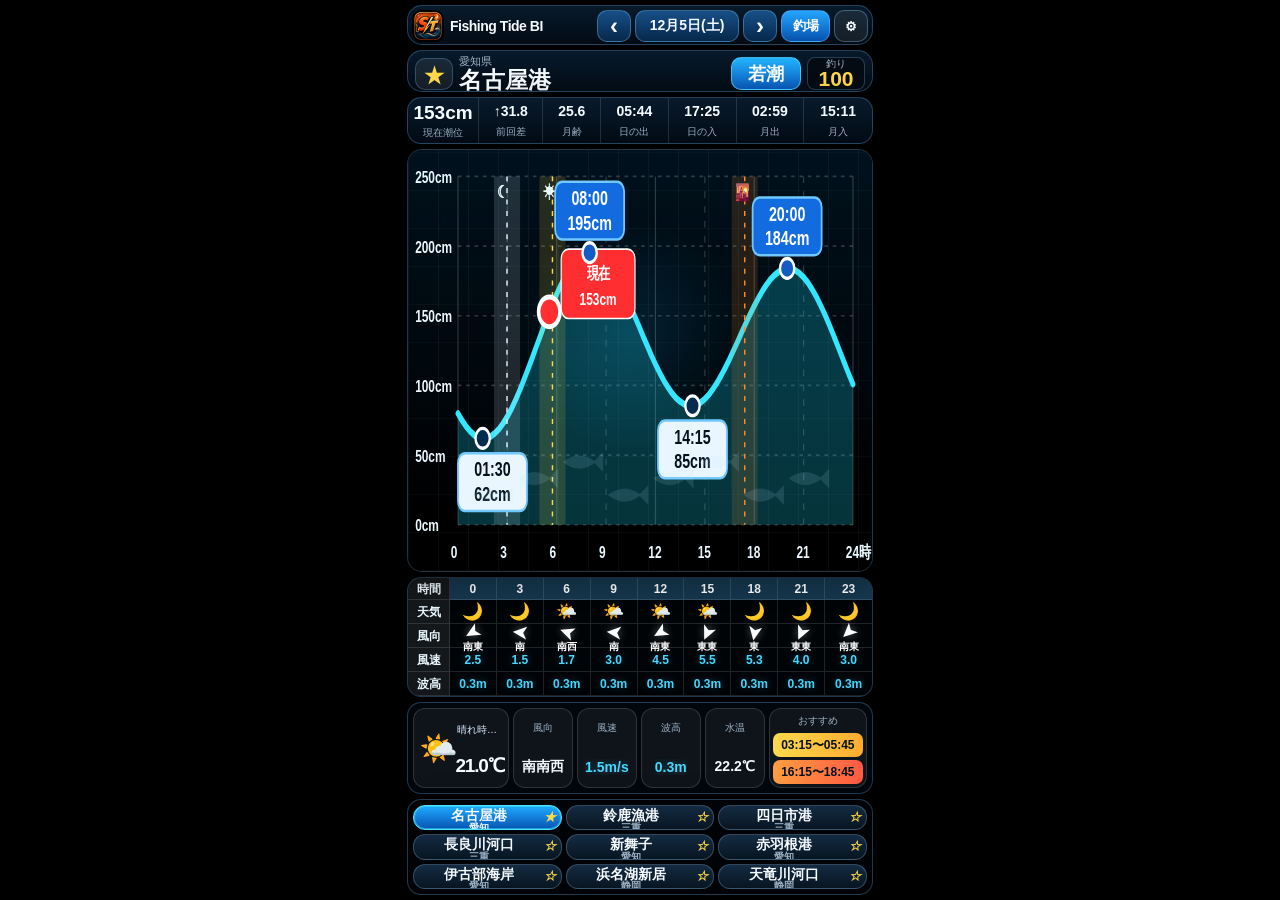
<file: fishing-tide-bi-surf-spots-quake-alert-onefile.html>
<!doctype html>
<html lang="ja">
<head>
<meta charset="utf-8" />
<meta name="viewport" content="width=device-width, initial-scale=1, viewport-fit=cover" />
<meta name="theme-color" content="#000000" />
<title>Fishing Tide BI サーフ強化版</title>
<link rel="manifest" href="manifest.webmanifest">
<link rel="apple-touch-icon" href="apple-touch-icon.png">
<link rel="icon" href="icon-192.png">
<link rel="preconnect" href="https://api.open-meteo.com">
<link rel="preconnect" href="https://marine-api.open-meteo.com">
<link rel="preconnect" href="https://api.p2pquake.net">
<style>
:root{
  --bg:#000; --panel:#071525; --panel2:#0b2238; --line:rgba(120,195,255,.28);
  --text:#f6fbff; --muted:#9fb3c7; --cyan:#36e6ff; --blue:#1597ff;
  --yellow:#ffd84a; --orange:#ff9838; --red:#ff3947; --green:#60ffa8;
}
*{box-sizing:border-box;-webkit-tap-highlight-color:transparent}
html,body{height:100%;margin:0;background:#000;color:var(--text);font-family:-apple-system,BlinkMacSystemFont,"Segoe UI","Hiragino Sans","Hiragino Kaku Gothic ProN",Meiryo,sans-serif;overscroll-behavior:none}
body{display:grid;place-items:center;overflow:hidden}
button,input,select{font:inherit;color:inherit} button{border:0;cursor:pointer} button:disabled{opacity:.45;cursor:not-allowed}
.appShell{width:min(100vw,480px);height:100dvh;max-height:980px;min-height:620px;overflow:hidden;background:#000;padding:calc(env(safe-area-inset-top) + 5px) 7px calc(env(safe-area-inset-bottom) + 5px);display:grid;gap:5px;grid-template-rows:40px 42px 47px minmax(210px,1fr) 120px 92px 96px}
.topbar,.pointbar,.statusStrip,.chartCard,.hourlyCard,.nowCard,.pointsPanel{background:linear-gradient(180deg,rgba(8,27,45,.96),rgba(3,12,22,.98));border:1px solid var(--line);box-shadow:0 8px 30px rgba(0,0,0,.35)}
.topbar{display:grid;grid-template-columns:1fr 34px 104px 34px 49px 34px;gap:4px;align-items:center;border-radius:15px;padding:4px}.brand{display:flex;align-items:center;gap:6px;min-width:0;font-weight:900;letter-spacing:-.03em;white-space:nowrap;overflow:hidden}.brandIcon{width:32px;height:32px;border-radius:9px;object-fit:cover}.brand span{font-size:14px;overflow:hidden;text-overflow:ellipsis}.roundBtn,.dateBtn,.smallBtn{height:32px;border-radius:10px;border:1px solid rgba(141,205,255,.35);background:linear-gradient(180deg,#174f88,#082a4d);font-weight:900}.roundBtn{font-size:24px;line-height:1}.dateBtn{font-size:14px}.smallBtn{font-size:13px;padding:0 8px;background:rgba(255,255,255,.08)}.primary{background:linear-gradient(180deg,#24a5ff,#0755b4)!important;color:#fff}
.pointbar{border-radius:15px;display:grid;grid-template-columns:38px 1fr 70px 58px;gap:6px;align-items:center;padding:5px 7px}.favBtn{height:32px;border-radius:10px;background:rgba(255,255,255,.08);border:1px solid var(--line);font-size:23px;color:var(--yellow)}.pointTitle{min-width:0;line-height:1.05}.pointTitle span{display:block;color:var(--muted);font-size:11px}.pointTitle strong{font-size:23px;display:block;white-space:nowrap;overflow:hidden;text-overflow:ellipsis}.tideBadge{height:33px;border-radius:10px;display:grid;place-items:center;font-size:18px;font-weight:900;background:linear-gradient(180deg,#22b3ff,#0958b9);border:1px solid rgba(89,229,255,.65)}.miniScore{height:33px;border-radius:8px;border:1px solid var(--line);background:#050b12;display:grid;place-items:center;line-height:.9}.miniScore span{font-size:10px;color:var(--muted)}.miniScore b{font-size:21px;color:var(--yellow)}
.statusStrip{display:grid;grid-template-columns:1.05fr .95fr .85fr repeat(4,1fr);border-radius:14px;overflow:hidden}.statusStrip div{display:grid;place-items:center;line-height:1.04;border-right:1px solid rgba(255,255,255,.13);padding:2px 0}.statusStrip div:last-child{border-right:0}.statusStrip b{font-size:14px}.statusStrip div:first-child b{font-size:19px}.statusStrip span{font-size:10px;color:var(--muted)}
.chartCard{position:relative;border-radius:15px;overflow:hidden;background:#000;min-height:0}.chartCard:before{content:"";position:absolute;inset:0;background:radial-gradient(circle at 48% 44%,rgba(33,178,255,.15),transparent 34%),linear-gradient(180deg,#001320,#000 90%);opacity:.95}.chartCard:after{content:"";position:absolute;inset:0;background:repeating-linear-gradient(90deg,rgba(255,255,255,.06) 0 1px,transparent 1px 30px),repeating-linear-gradient(0deg,rgba(255,255,255,.04) 0 1px,transparent 1px 38px);opacity:.75}#tideSvg{position:relative;z-index:1;width:100%;height:100%;display:block}.axisText{font-size:10px;fill:#eaf8ff;font-weight:800}.smallText{font-size:9px;fill:#cde9ff}.labelText{font-size:12px;fill:#06111f;font-weight:900}.calloutTime{font-size:12px;fill:#fff;font-weight:900}.calloutCm{font-size:12px;fill:#06111f;font-weight:900}.currentText{font-size:10px;fill:#fff;font-weight:900}.fish{fill:rgba(178,226,255,.13)}
.hourlyCard{border-radius:14px;overflow:hidden;background:#010407}.hourlyGrid{height:100%;display:grid;grid-template-columns:42px repeat(9,1fr);grid-template-rows:22px 24px 24px 24px 24px 24px}.hourlyGrid>div{display:grid;place-items:center;border-right:1px solid rgba(255,255,255,.12);border-bottom:1px solid rgba(255,255,255,.12);font-size:12px;line-height:1.0;min-width:0}.hourlyGrid>div:nth-child(10n){border-right:0}.rowHead{background:rgba(255,255,255,.08);color:#eaf8ff;font-weight:900}.hourCell{font-weight:900;color:#fff;background:rgba(44,106,149,.5)}.weatherCell{font-size:17px!important}.arrow{font-size:18px;color:#fff;text-shadow:0 0 8px rgba(255,255,255,.4);display:inline-block}.numCell{font-weight:800;color:#fff}.waveCell{color:#a9eaff;font-weight:800}.tempCell{color:#ffd88d;font-weight:800}
.safeBlue{color:#48d7ff!important;text-shadow:0 0 8px rgba(72,215,255,.35)}
.safeYellow{color:#ffd84a!important;text-shadow:0 0 8px rgba(255,216,74,.35)}
.safeRed{color:#ff3947!important;text-shadow:0 0 8px rgba(255,57,71,.5)}

.nowCard{border-radius:14px;display:grid;grid-template-columns:1.25fr repeat(4,.78fr) 1.28fr;gap:4px;padding:5px;background:#02070d;min-width:0}
.nowCard>*{min-width:0;overflow:hidden}.weatherNow,.metric,.bestBox{border:1px solid rgba(255,255,255,.14);background:rgba(255,255,255,.055);border-radius:12px;display:grid;place-items:center;text-align:center;min-width:0}.weatherNow{grid-template-columns:38px 1fr;grid-template-rows:1fr 1fr;padding:3px 5px}.weatherNow div{grid-row:1/3;font-size:31px}.weatherNow span{font-size:10px;color:#dcecff;white-space:nowrap;overflow:hidden;text-overflow:ellipsis;max-width:100%}.weatherNow b{font-size:19px;letter-spacing:-.06em;white-space:nowrap;overflow:hidden;text-overflow:clip}.metric span,.bestBox span{font-size:10px;color:var(--muted)}.metric b{font-size:14px;white-space:nowrap;overflow:hidden;text-overflow:clip}.bestBox{grid-template-columns:1fr;grid-template-rows:18px 1fr 1fr;padding:3px;gap:3px}.bestBox b{height:24px;width:100%;border-radius:7px;background:linear-gradient(90deg,#ffd94d,#ffac30);display:grid;place-items:center;color:#06111f;font-size:12px;white-space:nowrap;overflow:hidden}.bestBox b:last-child{background:linear-gradient(90deg,#ff9e40,#ff5a43)}
.pointsPanel{border-radius:14px;padding:5px;overflow:hidden;background:#010306}.pointGrid{height:100%;display:grid;grid-template-columns:repeat(3,1fr);gap:4px}.pointBtn{position:relative;display:grid;place-items:center;text-align:center;line-height:1.05;border-radius:12px;background:linear-gradient(180deg,#142b42,#081521);border:1px solid rgba(170,220,255,.25);font-size:14px;font-weight:900;padding:2px 22px 2px 5px;overflow:hidden}.pointBtn.active{background:linear-gradient(180deg,#20aaff,#0754b3);border-color:#4be6ff;box-shadow:0 0 0 1px rgba(54,230,255,.5) inset}.pointBtn .pin{position:absolute;right:5px;top:5px;color:var(--yellow);font-size:12px}.pointBtn small{font-size:10px;color:var(--muted);display:block}.pointBtn.active small{color:#e9f7ff}
.mapDialog,.settingsDialog{border:0;padding:0;margin:auto;background:transparent;color:var(--text);width:min(100vw,480px);height:100dvh;max-height:980px}.mapDialog::backdrop,.settingsDialog::backdrop{background:rgba(0,0,0,.78);backdrop-filter:blur(5px)}.mapPanel{height:100%;padding:calc(env(safe-area-inset-top) + 7px) 7px calc(env(safe-area-inset-bottom) + 7px);background:#000;display:grid;gap:6px;grid-template-rows:40px 42px 38px 34px 74px minmax(280px,1fr)}.mapHead{display:grid;grid-template-columns:70px 1fr 74px;gap:6px;align-items:center}.mapHead strong{text-align:center;font-size:18px}.spotLead{margin:0;border:1px solid var(--line);background:linear-gradient(180deg,#0a2034,#02070d);border-radius:13px;padding:8px 10px;color:#cfe5f8;font-size:12px;font-weight:800;line-height:1.35}.prefChips,.typeChips{display:grid;gap:5px}.prefChips{grid-template-columns:repeat(6,1fr)}.typeChips{grid-template-columns:repeat(6,1fr)}.chip{height:100%;border-radius:10px;border:1px solid var(--line);background:#081725;font-size:12px;font-weight:900}.chip.active{background:linear-gradient(180deg,#23aaff,#0754b3);border-color:#50e9ff}.mapInfo{display:grid;grid-template-columns:1fr 74px 70px;gap:6px;align-items:center;border:1px solid var(--line);background:linear-gradient(180deg,#0a2034,#02070d);border-radius:15px;padding:7px}.mapInfo b{display:block;font-size:17px;white-space:nowrap;overflow:hidden;text-overflow:ellipsis}.mapInfo span{display:block;font-size:11px;color:var(--muted);white-space:nowrap;overflow:hidden;text-overflow:ellipsis}.yellowBtn{height:44px;border-radius:11px;background:linear-gradient(180deg,#ffe357,#ffba20);color:#07111d;font-size:16px;font-weight:900}.spotList{overflow:auto;border:1px solid var(--line);border-radius:15px;background:#02070d;padding:5px;display:grid;gap:5px;align-content:start}.spotItem{min-height:48px;border-radius:11px;border:1px solid rgba(255,255,255,.12);background:#081725;display:grid;grid-template-columns:1fr auto;align-items:center;gap:5px;padding:6px 8px;text-align:left}.spotItem b{font-size:15px}.spotItem span{display:block;font-size:11px;color:var(--muted)}.spotItem.active{border-color:#54eaff;background:#082f55}.distance{font-size:12px;color:var(--yellow);font-weight:900}.spotTypeSurf{color:#ffd84a!important}.spotTypeRiver{color:#60ffa8!important}.spotTypePort{color:#a9eaff!important}
.settingsPanel{height:auto;max-height:86dvh;margin:7dvh 8px 0;padding:14px;border-radius:18px;background:#071525;border:1px solid var(--line);display:grid;gap:10px}.dialogHead{display:grid;grid-template-columns:1fr 42px;align-items:center}.dialogHead strong{font-size:20px}.dialogHead button{height:36px;border-radius:10px;background:rgba(255,255,255,.1);font-size:22px}.hint{margin:0;color:#c4d8eb;font-size:13px;line-height:1.45}.manageList{display:grid;gap:6px;max-height:48dvh;overflow:auto}.manageRow{display:grid;grid-template-columns:1fr 54px;gap:6px;align-items:center}.manageName{border:1px solid rgba(255,255,255,.13);background:rgba(255,255,255,.06);border-radius:11px;padding:9px 10px;font-weight:900}.deleteBtn{height:42px;border-radius:11px;background:#c83043;font-weight:900}.wideBtn{height:48px;border-radius:13px;background:#132b43;border:1px solid var(--line);font-weight:900}
@media (max-height:760px){.appShell{grid-template-rows:38px 40px 42px minmax(170px,1fr) 112px 84px 88px;gap:4px}.pointTitle strong{font-size:20px}.statusStrip b{font-size:12px}.chartCard{border-radius:13px}.hourlyGrid{grid-template-rows:20px 22px 22px 22px 22px 22px}.nowCard{grid-template-columns:1.18fr repeat(4,.72fr) 1.25fr}.weatherNow b{font-size:17px}.metric b{font-size:12px}.bestBox b{font-size:11px}.pointBtn{font-size:12px}.mapPanel{grid-template-rows:38px 38px 34px 31px 66px minmax(170px,1fr)}}


/* Earthquake / Tsunami safety alert */
.quakeAlert{position:fixed;inset:0;z-index:9999;background:rgba(80,0,0,.94);display:grid;place-items:center;padding:18px;animation:quakeFlash 1s infinite}
.quakeAlert[hidden]{display:none!important}
.quakeBox{width:min(94vw,440px);border:4px solid #fff;border-radius:26px;background:linear-gradient(180deg,#f20b18,#7a0000);box-shadow:0 0 0 7px rgba(255,255,255,.18),0 0 42px rgba(255,0,0,.75);padding:22px 16px;text-align:center;color:#fff}
.quakeTitle{font-size:44px;font-weight:1000;letter-spacing:.08em;line-height:1;text-shadow:0 3px 0 #630000}
.quakeScale{font-size:54px;font-weight:1000;line-height:1.05;margin-top:10px;color:#fff600;text-shadow:0 3px 0 #530000,0 0 16px rgba(255,246,0,.5)}
.quakeEpicenter{font-size:25px;font-weight:1000;margin-top:8px;line-height:1.2}
.quakeMessage{font-size:22px;font-weight:1000;margin-top:12px;line-height:1.28;background:rgba(0,0,0,.22);border-radius:14px;padding:10px 8px}
.quakeTsunami{font-size:20px;font-weight:900;margin-top:10px;color:#fff600;line-height:1.25}
.quakeClose{width:100%;height:54px;margin-top:18px;border-radius:16px;background:#fff;color:#9b0000;font-size:22px;font-weight:1000;border:0}
@keyframes quakeFlash{0%,100%{background:rgba(80,0,0,.94)}50%{background:rgba(170,0,0,.98)}}
.quakeSettings{border:1px solid rgba(255,80,80,.45);background:rgba(80,0,0,.18);border-radius:14px;padding:10px;margin:8px 0;color:#fff}
.quakeSettingsHead{display:flex;align-items:center;justify-content:space-between;gap:8px}.quakeSettingsHead strong{font-size:16px;color:#ffdddd}.switchLine{font-size:14px;font-weight:900;display:flex;align-items:center;gap:6px}.switchLine input{width:22px;height:22px;accent-color:#ff3947}.quakeSettings p{font-size:12px;line-height:1.35;color:#ffcaca;margin:8px 0}.quakeButtons{display:grid;grid-template-columns:1fr 1fr;gap:8px}.warningBtn{background:linear-gradient(180deg,#ffd84a,#bc6b00)!important;color:#1b1300!important}.dangerBtn{background:linear-gradient(180deg,#ff3545,#9d0000)!important;color:#fff!important}.quakeStatus{font-size:12px;color:#ffcaca;margin-top:8px;line-height:1.35}

</style>
</head>
<body>
  <section id="quakeAlert" class="quakeAlert" aria-live="assertive" hidden>
    <div class="quakeBox">
      <div class="quakeTitle">地震発生</div>
      <div id="quakeScale" class="quakeScale">震度--</div>
      <div id="quakeEpicenter" class="quakeEpicenter">震源：--</div>
      <div id="quakeMessage" class="quakeMessage">海岸・堤防・河口から離れてください</div>
      <div id="quakeTsunami" class="quakeTsunami">津波情報を確認してください</div>
      <button id="quakeClose" class="quakeClose">確認しました</button>
    </div>
  </section>

  <main class="appShell" aria-label="Fishing Tide BI">
    <header class="topbar">
      <div class="brand"><img src="icon.png" class="brandIcon" alt="ST釣り潮"><span>Fishing Tide BI</span></div>
      <button id="prevDay" class="roundBtn" aria-label="前日">‹</button>
      <button id="dateButton" class="dateBtn">--</button>
      <button id="nextDay" class="roundBtn" aria-label="翌日">›</button>
      <button id="mapOpen" class="smallBtn primary">釣場</button>
      <button id="settingsOpen" class="smallBtn">⚙</button>
    </header>

    <section class="pointbar">
      <button id="favButton" class="favBtn" aria-label="お気に入り">☆</button>
      <div class="pointTitle"><span id="prefName">--</span><strong id="pointName">--</strong></div>
      <div class="tideBadge" id="tideType">--</div>
      <div class="miniScore"><span>釣り</span><b id="scoreBadge">--</b></div>
    </section>

    <section class="statusStrip">
      <div><b id="currentTide">--</b><span>現在潮位</span></div>
      <div><b id="tideDiff">--</b><span>前回差</span></div>
      <div><b id="moonAge">--</b><span>月齢</span></div>
      <div><b id="sunrise">--:--</b><span>日の出</span></div>
      <div><b id="sunset">--:--</b><span>日の入</span></div>
      <div><b id="moonrise">--:--</b><span>月出</span></div>
      <div><b id="moonset">--:--</b><span>月入</span></div>
    </section>

    <section class="chartCard" aria-label="タイドグラフ">
      <svg id="tideSvg" viewBox="0 0 390 255" preserveAspectRatio="none"></svg>
    </section>

    <section class="hourlyCard" aria-label="時間別 天気 風 波">
      <div id="hourlyGrid" class="hourlyGrid"></div>
    </section>

    <section class="nowCard">
      <div class="weatherNow"><div id="weatherIcon">--</div><span id="weatherText">取得中</span><b id="temperature">--℃</b></div>
      <div class="metric"><span>風向</span><b id="windDir">--</b></div>
      <div class="metric"><span>風速</span><b id="windSpeed">--</b></div>
      <div class="metric"><span>波高</span><b id="waveHeight">--</b></div>
      <div class="metric"><span>水温</span><b id="waterTemp">--</b></div>
      <div class="bestBox"><span>おすすめ</span><b id="bestTime1">--:--〜--:--</b><b id="bestTime2">--:--〜--:--</b></div>
    </section>

    <section class="pointsPanel">
      <div id="pointGrid" class="pointGrid"></div>
    </section>
  </main>

  <dialog id="mapDialog" class="mapDialog">
    <div class="mapPanel spotSelectPanel">
      <div class="mapHead">
        <button id="mapClose" class="smallBtn">閉じる</button>
        <strong>釣り場候補から登録</strong>
        <button id="nearButton" class="smallBtn primary">近い順</button>
      </div>
      <p class="spotLead">地図は使わず、県・種類・釣り場名から選びます。選択すると緯度・経度は自動で入ります。</p>
      <div class="prefChips" id="prefChips"></div>
      <div class="typeChips" id="typeChips"></div>
      <div class="mapInfo spotChoiceInfo">
        <div><b id="mapSpotName">釣り場を選択</b><span id="mapSpotMeta">愛知・三重・静岡のサーフを増やしています</span></div>
        <button id="registerMapSpot" class="yellowBtn" disabled>登録</button>
        <button id="openGoogleMap" class="smallBtn" disabled>確認</button>
      </div>
      <div class="spotList" id="spotList"></div>
    </div>
  </dialog>

  <dialog id="settingsDialog" class="settingsDialog">
    <form method="dialog" class="settingsPanel">
      <div class="dialogHead"><strong>マイポイント管理</strong><button value="close">×</button></div>
      <p class="hint">9地点までホーム画面に表示します。釣り場候補から選ぶと、空きがあれば追加、満杯なら現在表示中の地点と入れ替えます。</p>
      <div class="quakeSettings">
        <div class="quakeSettingsHead">
          <strong>地震・津波アラート</strong>
          <label class="switchLine"><input id="quakeAlertToggle" type="checkbox"> ON</label>
        </div>
        <p>震度3以上、または津波情報がある場合に、赤い全画面警告を表示します。</p>
        <div class="quakeButtons">
          <button id="enableAlarm" type="button" class="wideBtn warningBtn">警報音を有効化</button>
          <button id="testQuakeAlert" type="button" class="wideBtn dangerBtn">警報テスト</button>
        </div>
        <div id="quakeStatus" class="quakeStatus">地震情報：待機中</div>
      </div>

      <div id="manageList" class="manageList"></div>
      <button id="resetPoints" type="button" value="" class="wideBtn">初期9地点に戻す</button>
      <button value="close" class="wideBtn">閉じる</button>
    </form>
  </dialog>

<script>
'use strict';

const PREFS = ['愛知県','三重県','静岡県','和歌山県','福井県','石川県'];
const TYPES = ['すべて','サーフ','河口','港','海釣り公園','堤防'];

const SPOTS = [
  // 愛知県
  {name:'名古屋港', prefecture:'愛知県', area:'名古屋市', type:'港', lat:35.073, lon:136.881, amp:67, base:132, phase:.15},
  {name:'山崎川河口', prefecture:'愛知県', area:'名古屋市', type:'河口', lat:35.080, lon:136.884, amp:65, base:130, phase:.15},
  {name:'新舞子', prefecture:'愛知県', area:'知多市', type:'堤防', lat:34.949, lon:136.825, amp:62, base:126, phase:.08},
  {name:'常滑港', prefecture:'愛知県', area:'常滑市', type:'港', lat:34.887, lon:136.831, amp:60, base:124, phase:.04},
  {name:'りんくう釣り護岸', prefecture:'愛知県', area:'常滑市', type:'堤防', lat:34.886, lon:136.823, amp:60, base:124, phase:.04},
  {name:'碧南海釣り広場', prefecture:'愛知県', area:'碧南市', type:'海釣り公園', lat:34.844, lon:136.980, amp:58, base:121, phase:-.02},
  {name:'衣浦港', prefecture:'愛知県', area:'半田市', type:'港', lat:34.876, lon:136.960, amp:60, base:123, phase:-.02},
  {name:'亀崎港', prefecture:'愛知県', area:'半田市', type:'港', lat:34.922, lon:136.962, amp:61, base:124, phase:-.01},
  {name:'一色漁港', prefecture:'愛知県', area:'西尾市', type:'港', lat:34.789, lon:137.014, amp:56, base:118, phase:-.10},
  {name:'西浦港', prefecture:'愛知県', area:'蒲郡市', type:'港', lat:34.778, lon:137.176, amp:55, base:115, phase:-.18},
  {name:'豊浜釣り桟橋', prefecture:'愛知県', area:'南知多町', type:'海釣り公園', lat:34.702, lon:136.927, amp:55, base:113, phase:-.18},
  {name:'師崎港', prefecture:'愛知県', area:'南知多町', type:'港', lat:34.700, lon:136.974, amp:54, base:112, phase:-.20},
  {name:'伊良湖港', prefecture:'愛知県', area:'田原市', type:'港', lat:34.584, lon:137.018, amp:52, base:105, phase:-.35},
  {name:'赤羽根港', prefecture:'愛知県', area:'田原市', type:'港', lat:34.609, lon:137.198, amp:50, base:103, phase:-.55},
  {name:'小松原海岸', prefecture:'愛知県', area:'豊橋市', type:'サーフ', lat:34.676, lon:137.394, amp:48, base:100, phase:-.72},
  {name:'伊古部海岸', prefecture:'愛知県', area:'豊橋市', type:'サーフ', lat:34.668, lon:137.437, amp:48, base:100, phase:-.74},
  {name:'表浜海岸', prefecture:'愛知県', area:'豊橋市', type:'サーフ', lat:34.667, lon:137.465, amp:48, base:100, phase:-.76},
  {name:'佐久島西港', prefecture:'愛知県', area:'西尾市', type:'港', lat:34.728, lon:137.037, amp:54, base:114, phase:-.14},

  // 三重県
  {name:'鈴鹿漁港', prefecture:'三重県', area:'鈴鹿市', type:'港', lat:34.840, lon:136.606, amp:64, base:124, phase:.18},
  {name:'白子漁港', prefecture:'三重県', area:'鈴鹿市', type:'港', lat:34.833, lon:136.600, amp:64, base:123, phase:.18},
  {name:'千代崎漁港', prefecture:'三重県', area:'鈴鹿市', type:'港', lat:34.857, lon:136.616, amp:64, base:124, phase:.18},
  {name:'四日市港', prefecture:'三重県', area:'四日市市', type:'港', lat:34.948, lon:136.653, amp:66, base:130, phase:.22},
  {name:'霞ヶ浦ふ頭', prefecture:'三重県', area:'四日市市', type:'堤防', lat:34.982, lon:136.660, amp:66, base:130, phase:.22},
  {name:'磯津漁港', prefecture:'三重県', area:'四日市市', type:'港', lat:34.905, lon:136.640, amp:65, base:128, phase:.20},
  {name:'長良川河口', prefecture:'三重県', area:'桑名市', type:'河口', lat:35.049, lon:136.700, amp:68, base:136, phase:.25},
  {name:'木曽川河口', prefecture:'三重県', area:'桑名市', type:'河口', lat:35.041, lon:136.722, amp:68, base:136, phase:.25},
  {name:'津ヨットハーバー', prefecture:'三重県', area:'津市', type:'堤防', lat:34.704, lon:136.534, amp:62, base:116, phase:.05},
  {name:'香良洲海岸', prefecture:'三重県', area:'津市', type:'サーフ', lat:34.661, lon:136.537, amp:60, base:114, phase:0},
  {name:'日本鋼管突堤', prefecture:'三重県', area:'津市', type:'堤防', lat:34.641, lon:136.541, amp:60, base:113, phase:-.02},
  {name:'松阪港', prefecture:'三重県', area:'松阪市', type:'港', lat:34.589, lon:136.570, amp:59, base:112, phase:-.05},
  {name:'鳥羽港', prefecture:'三重県', area:'鳥羽市', type:'港', lat:34.486, lon:136.846, amp:52, base:106, phase:-.22},
  {name:'答志島', prefecture:'三重県', area:'鳥羽市', type:'堤防', lat:34.520, lon:136.891, amp:51, base:105, phase:-.25},
  {name:'古和浦', prefecture:'三重県', area:'南伊勢町', type:'港', lat:34.229, lon:136.521, amp:48, base:100, phase:-.45},
  {name:'尾鷲港', prefecture:'三重県', area:'尾鷲市', type:'港', lat:34.072, lon:136.208, amp:46, base:96, phase:-.60},
  {name:'熊野大泊海岸', prefecture:'三重県', area:'熊野市', type:'サーフ', lat:33.900, lon:136.124, amp:45, base:95, phase:-.70},

  // 静岡県
  {name:'浜名湖新居', prefecture:'静岡県', area:'湖西市', type:'海釣り公園', lat:34.690, lon:137.563, amp:46, base:94, phase:-.75},
  {name:'新居海釣公園', prefecture:'静岡県', area:'湖西市', type:'海釣り公園', lat:34.689, lon:137.564, amp:46, base:94, phase:-.75},
  {name:'今切口', prefecture:'静岡県', area:'湖西市', type:'堤防', lat:34.682, lon:137.591, amp:47, base:95, phase:-.78},
  {name:'舞阪港', prefecture:'静岡県', area:'浜松市', type:'港', lat:34.682, lon:137.617, amp:47, base:95, phase:-.80},
  {name:'弁天島', prefecture:'静岡県', area:'浜松市', type:'堤防', lat:34.693, lon:137.604, amp:47, base:95, phase:-.78},
  {name:'天竜川河口', prefecture:'静岡県', area:'浜松市', type:'河口', lat:34.650, lon:137.817, amp:50, base:100, phase:-1.06},
  {name:'福田漁港', prefecture:'静岡県', area:'磐田市', type:'港', lat:34.670, lon:137.922, amp:50, base:100, phase:-1.15},
  {name:'太田川河口', prefecture:'静岡県', area:'磐田市', type:'河口', lat:34.666, lon:137.905, amp:50, base:100, phase:-1.15},
  {name:'御前崎港', prefecture:'静岡県', area:'御前崎市', type:'港', lat:34.605, lon:138.218, amp:48, base:98, phase:-1.35},
  {name:'相良海岸', prefecture:'静岡県', area:'牧之原市', type:'サーフ', lat:34.689, lon:138.219, amp:48, base:98, phase:-1.30},
  {name:'焼津港', prefecture:'静岡県', area:'焼津市', type:'港', lat:34.866, lon:138.327, amp:46, base:96, phase:-1.45},
  {name:'用宗港', prefecture:'静岡県', area:'静岡市', type:'港', lat:34.920, lon:138.361, amp:46, base:96, phase:-1.50},
  {name:'清水港', prefecture:'静岡県', area:'静岡市', type:'港', lat:35.019, lon:138.502, amp:44, base:94, phase:-1.55},
  {name:'三保海岸', prefecture:'静岡県', area:'静岡市', type:'サーフ', lat:35.000, lon:138.522, amp:44, base:94, phase:-1.55},
  {name:'沼津港', prefecture:'静岡県', area:'沼津市', type:'港', lat:35.084, lon:138.860, amp:42, base:90, phase:-1.80},
  {name:'静浦港', prefecture:'静岡県', area:'沼津市', type:'港', lat:35.034, lon:138.898, amp:42, base:90, phase:-1.82},
  {name:'熱海港', prefecture:'静岡県', area:'熱海市', type:'港', lat:35.095, lon:139.076, amp:40, base:88, phase:-1.96},
  {name:'伊東港', prefecture:'静岡県', area:'伊東市', type:'港', lat:34.973, lon:139.099, amp:40, base:88, phase:-2.0},

  // 和歌山県
  {name:'紀ノ川河口', prefecture:'和歌山県', area:'和歌山市', type:'河口', lat:34.230, lon:135.117, amp:52, base:103, phase:.35},
  {name:'青岸', prefecture:'和歌山県', area:'和歌山市', type:'堤防', lat:34.218, lon:135.133, amp:52, base:103, phase:.34},
  {name:'加太港', prefecture:'和歌山県', area:'和歌山市', type:'港', lat:34.277, lon:135.072, amp:50, base:101, phase:.30},
  {name:'田ノ浦漁港', prefecture:'和歌山県', area:'和歌山市', type:'港', lat:34.185, lon:135.164, amp:52, base:102, phase:.30},
  {name:'雑賀崎漁港', prefecture:'和歌山県', area:'和歌山市', type:'港', lat:34.188, lon:135.148, amp:52, base:102, phase:.30},
  {name:'和歌山マリーナシティ', prefecture:'和歌山県', area:'和歌山市', type:'海釣り公園', lat:34.153, lon:135.179, amp:52, base:102, phase:.27},
  {name:'海南港', prefecture:'和歌山県', area:'海南市', type:'港', lat:34.158, lon:135.203, amp:52, base:102, phase:.25},
  {name:'下津港', prefecture:'和歌山県', area:'海南市', type:'港', lat:34.113, lon:135.153, amp:51, base:101, phase:.22},
  {name:'有田川河口', prefecture:'和歌山県', area:'有田市', type:'河口', lat:34.083, lon:135.106, amp:50, base:100, phase:.20},
  {name:'湯浅広港', prefecture:'和歌山県', area:'湯浅町', type:'港', lat:34.035, lon:135.167, amp:50, base:100, phase:.16},
  {name:'由良海つり公園', prefecture:'和歌山県', area:'由良町', type:'海釣り公園', lat:33.977, lon:135.088, amp:49, base:99, phase:.08},
  {name:'日高港', prefecture:'和歌山県', area:'御坊市', type:'港', lat:33.882, lon:135.152, amp:48, base:98, phase:0},
  {name:'煙樹ヶ浜', prefecture:'和歌山県', area:'美浜町', type:'サーフ', lat:33.886, lon:135.104, amp:48, base:98, phase:0},
  {name:'天神崎', prefecture:'和歌山県', area:'田辺市', type:'堤防', lat:33.725, lon:135.340, amp:46, base:96, phase:-.18},
  {name:'串本港', prefecture:'和歌山県', area:'串本町', type:'港', lat:33.472, lon:135.784, amp:44, base:94, phase:-.55},
  {name:'勝浦港', prefecture:'和歌山県', area:'那智勝浦町', type:'港', lat:33.625, lon:135.941, amp:44, base:94, phase:-.68},

  // 福井県
  {name:'敦賀新港', prefecture:'福井県', area:'敦賀市', type:'港', lat:35.672, lon:136.064, amp:22, base:38, phase:.20},
  {name:'敦賀港', prefecture:'福井県', area:'敦賀市', type:'港', lat:35.657, lon:136.073, amp:22, base:38, phase:.20},
  {name:'気比の松原', prefecture:'福井県', area:'敦賀市', type:'サーフ', lat:35.651, lon:136.055, amp:22, base:38, phase:.18},
  {name:'菅浜漁港', prefecture:'福井県', area:'美浜町', type:'港', lat:35.646, lon:135.944, amp:21, base:37, phase:.12},
  {name:'日向湖', prefecture:'福井県', area:'美浜町', type:'堤防', lat:35.616, lon:135.896, amp:21, base:37, phase:.08},
  {name:'小浜港', prefecture:'福井県', area:'小浜市', type:'港', lat:35.492, lon:135.746, amp:21, base:37, phase:-.04},
  {name:'阿納漁港', prefecture:'福井県', area:'小浜市', type:'港', lat:35.542, lon:135.727, amp:21, base:37, phase:-.05},
  {name:'若狭大島', prefecture:'福井県', area:'おおい町', type:'堤防', lat:35.525, lon:135.645, amp:21, base:36, phase:-.08},
  {name:'音海大波止', prefecture:'福井県', area:'高浜町', type:'堤防', lat:35.526, lon:135.507, amp:21, base:36, phase:-.14},
  {name:'高浜漁港', prefecture:'福井県', area:'高浜町', type:'港', lat:35.495, lon:135.551, amp:21, base:36, phase:-.12},
  {name:'越前海岸', prefecture:'福井県', area:'越前町', type:'堤防', lat:35.974, lon:135.977, amp:22, base:38, phase:.28},
  {name:'梅浦漁港', prefecture:'福井県', area:'越前町', type:'港', lat:35.963, lon:135.965, amp:22, base:38, phase:.26},
  {name:'鷹巣漁港', prefecture:'福井県', area:'福井市', type:'港', lat:36.102, lon:136.060, amp:23, base:39, phase:.35},
  {name:'三国港', prefecture:'福井県', area:'坂井市', type:'港', lat:36.217, lon:136.145, amp:23, base:40, phase:.42},
  {name:'九頭竜川河口', prefecture:'福井県', area:'坂井市', type:'河口', lat:36.224, lon:136.147, amp:23, base:40, phase:.42},

  // 石川県
  {name:'金沢港', prefecture:'石川県', area:'金沢市', type:'港', lat:36.616, lon:136.603, amp:24, base:42, phase:.52},
  {name:'大野川河口', prefecture:'石川県', area:'金沢市', type:'河口', lat:36.608, lon:136.601, amp:24, base:42, phase:.52},
  {name:'犀川河口', prefecture:'石川県', area:'金沢市', type:'河口', lat:36.586, lon:136.585, amp:24, base:42, phase:.50},
  {name:'内灘放水路', prefecture:'石川県', area:'内灘町', type:'河口', lat:36.653, lon:136.625, amp:24, base:42, phase:.55},
  {name:'手取川河口', prefecture:'石川県', area:'白山市', type:'河口', lat:36.516, lon:136.522, amp:24, base:41, phase:.48},
  {name:'安宅海岸', prefecture:'石川県', area:'小松市', type:'サーフ', lat:36.406, lon:136.408, amp:23, base:41, phase:.42},
  {name:'橋立漁港', prefecture:'石川県', area:'加賀市', type:'港', lat:36.330, lon:136.315, amp:23, base:40, phase:.36},
  {name:'千里浜', prefecture:'石川県', area:'羽咋市', type:'サーフ', lat:36.913, lon:136.779, amp:24, base:42, phase:.65},
  {name:'七尾港', prefecture:'石川県', area:'七尾市', type:'港', lat:37.047, lon:136.963, amp:19, base:35, phase:.72},
  {name:'能登島', prefecture:'石川県', area:'七尾市', type:'堤防', lat:37.126, lon:136.999, amp:19, base:35, phase:.75},
  {name:'穴水湾', prefecture:'石川県', area:'穴水町', type:'港', lat:37.229, lon:136.906, amp:19, base:35, phase:.77},
  {name:'富来漁港', prefecture:'石川県', area:'志賀町', type:'港', lat:37.141, lon:136.716, amp:22, base:39, phase:.75},
  {name:'輪島港', prefecture:'石川県', area:'輪島市', type:'港', lat:37.401, lon:136.900, amp:22, base:39, phase:.88},
  {name:'宇出津港', prefecture:'石川県', area:'能登町', type:'港', lat:37.306, lon:137.148, amp:20, base:36, phase:.92},
  {name:'珠洲飯田港', prefecture:'石川県', area:'珠洲市', type:'港', lat:37.436, lon:137.262, amp:20, base:36, phase:1.0},

  // 愛知県 サーフ追加
  {name:'寺沢海岸', prefecture:'愛知県', area:'豊橋市', type:'サーフ', lat:34.670, lon:137.410, amp:48, base:100, phase:-.73},
  {name:'細谷海岸', prefecture:'愛知県', area:'豊橋市', type:'サーフ', lat:34.660, lon:137.490, amp:48, base:100, phase:-.77},
  {name:'七根海岸', prefecture:'愛知県', area:'豊橋市', type:'サーフ', lat:34.666, lon:137.447, amp:48, base:100, phase:-.75},
  {name:'高塚海岸', prefecture:'愛知県', area:'豊橋市', type:'サーフ', lat:34.661, lon:137.523, amp:48, base:100, phase:-.79},
  {name:'田原サーフ', prefecture:'愛知県', area:'田原市', type:'サーフ', lat:34.619, lon:137.181, amp:50, base:103, phase:-.55},
  {name:'赤羽根ロングビーチ', prefecture:'愛知県', area:'田原市', type:'サーフ', lat:34.603, lon:137.192, amp:50, base:103, phase:-.55},
  {name:'若見海岸', prefecture:'愛知県', area:'田原市', type:'サーフ', lat:34.598, lon:137.252, amp:49, base:102, phase:-.60},
  {name:'堀切海岸', prefecture:'愛知県', area:'田原市', type:'サーフ', lat:34.594, lon:137.081, amp:51, base:104, phase:-.42},
  {name:'日出の石門', prefecture:'愛知県', area:'田原市', type:'サーフ', lat:34.593, lon:137.100, amp:51, base:104, phase:-.43},
  {name:'伊良湖西の浜', prefecture:'愛知県', area:'田原市', type:'サーフ', lat:34.608, lon:137.003, amp:52, base:105, phase:-.35},

  // 三重県 サーフ追加・伊勢方面強化
  {name:'御殿場海岸', prefecture:'三重県', area:'津市', type:'サーフ', lat:34.705, lon:136.529, amp:62, base:116, phase:.04},
  {name:'阿漕浦海岸', prefecture:'三重県', area:'津市', type:'サーフ', lat:34.697, lon:136.531, amp:62, base:116, phase:.04},
  {name:'町屋浦海岸', prefecture:'三重県', area:'津市', type:'サーフ', lat:34.738, lon:136.528, amp:63, base:118, phase:.06},
  {name:'松名瀬海岸', prefecture:'三重県', area:'松阪市', type:'サーフ', lat:34.587, lon:136.590, amp:59, base:112, phase:-.05},
  {name:'大淀海岸', prefecture:'三重県', area:'明和町', type:'サーフ', lat:34.553, lon:136.627, amp:58, base:111, phase:-.09},
  {name:'明和サーフ', prefecture:'三重県', area:'明和町', type:'サーフ', lat:34.549, lon:136.650, amp:58, base:111, phase:-.10},
  {name:'有滝海岸', prefecture:'三重県', area:'伊勢市', type:'サーフ', lat:34.523, lon:136.684, amp:56, base:109, phase:-.14},
  {name:'村松海岸', prefecture:'三重県', area:'伊勢市', type:'サーフ', lat:34.514, lon:136.704, amp:56, base:109, phase:-.16},
  {name:'二見浦', prefecture:'三重県', area:'伊勢市', type:'サーフ', lat:34.508, lon:136.785, amp:54, base:107, phase:-.20},
  {name:'宮川河口', prefecture:'三重県', area:'伊勢市', type:'河口', lat:34.512, lon:136.710, amp:56, base:109, phase:-.16},
  {name:'五十鈴川河口', prefecture:'三重県', area:'伊勢市', type:'河口', lat:34.501, lon:136.770, amp:54, base:107, phase:-.20},
  {name:'国府の浜', prefecture:'三重県', area:'志摩市', type:'サーフ', lat:34.356, lon:136.884, amp:50, base:104, phase:-.30},
  {name:'市後浜', prefecture:'三重県', area:'志摩市', type:'サーフ', lat:34.350, lon:136.864, amp:50, base:104, phase:-.31},
  {name:'甲賀浜', prefecture:'三重県', area:'志摩市', type:'サーフ', lat:34.338, lon:136.849, amp:50, base:104, phase:-.32},
  {name:'南張海浜公園', prefecture:'三重県', area:'南伊勢町', type:'サーフ', lat:34.270, lon:136.657, amp:48, base:100, phase:-.42},

  // 静岡県 サーフ追加
  {name:'新居サーフ', prefecture:'静岡県', area:'湖西市', type:'サーフ', lat:34.669, lon:137.573, amp:47, base:95, phase:-.78},
  {name:'篠原海岸', prefecture:'静岡県', area:'浜松市', type:'サーフ', lat:34.674, lon:137.657, amp:48, base:96, phase:-.88},
  {name:'中田島砂丘', prefecture:'静岡県', area:'浜松市', type:'サーフ', lat:34.653, lon:137.743, amp:49, base:98, phase:-.98},
  {name:'天竜川河口西', prefecture:'静岡県', area:'浜松市', type:'サーフ', lat:34.646, lon:137.805, amp:50, base:100, phase:-1.05},
  {name:'駒場海岸', prefecture:'静岡県', area:'磐田市', type:'サーフ', lat:34.656, lon:137.862, amp:50, base:100, phase:-1.10},
  {name:'竜洋海洋公園前', prefecture:'静岡県', area:'磐田市', type:'サーフ', lat:34.653, lon:137.879, amp:50, base:100, phase:-1.12},
  {name:'福田海岸', prefecture:'静岡県', area:'磐田市', type:'サーフ', lat:34.661, lon:137.930, amp:50, base:100, phase:-1.16},
  {name:'浅羽海岸', prefecture:'静岡県', area:'袋井市', type:'サーフ', lat:34.665, lon:137.955, amp:50, base:100, phase:-1.18},
  {name:'浜岡砂丘', prefecture:'静岡県', area:'御前崎市', type:'サーフ', lat:34.616, lon:138.150, amp:49, base:99, phase:-1.31},
  {name:'静波海岸', prefecture:'静岡県', area:'牧之原市', type:'サーフ', lat:34.735, lon:138.223, amp:48, base:98, phase:-1.30},
  {name:'片浜海岸', prefecture:'静岡県', area:'牧之原市', type:'サーフ', lat:34.719, lon:138.222, amp:48, base:98, phase:-1.31},
  {name:'蒲原海岸', prefecture:'静岡県', area:'静岡市', type:'サーフ', lat:35.105, lon:138.604, amp:44, base:94, phase:-1.62},
  {name:'富士川河口', prefecture:'静岡県', area:'富士市', type:'河口', lat:35.127, lon:138.660, amp:43, base:92, phase:-1.68},
  {name:'千本浜', prefecture:'静岡県', area:'沼津市', type:'サーフ', lat:35.099, lon:138.836, amp:42, base:90, phase:-1.78},
  {name:'原海岸', prefecture:'静岡県', area:'沼津市', type:'サーフ', lat:35.119, lon:138.796, amp:42, base:90, phase:-1.76},

];

const INITIAL_NAMES = ['名古屋港','鈴鹿漁港','四日市港','長良川河口','新舞子','赤羽根港','伊古部海岸','浜名湖新居','天竜川河口'];
const DEFAULT_POINTS = INITIAL_NAMES.map(n => ({...SPOTS.find(s => s.name === n)}));
const $ = id => document.getElementById(id);

const state = {
  points: loadPoints(),
  selectedName: localStorage.getItem('ftbi.selected') || '名古屋港',
  favorites: new Set(JSON.parse(localStorage.getItem('ftbi.favorites') || '["名古屋港"]')),
  dateOffset: 0,
  weather: null,
  marine: null,
  mapPref: '愛知県',
  mapType: 'サーフ',
  chosenSpot: null,
  userLocation: null,
  quakeAlertEnabled: localStorage.getItem('ftbi.quakeAlert') !== 'off',
  alarmEnabled: localStorage.getItem('ftbi.alarmEnabled') === 'on',
  alarmUnlocked: false,
  lastQuakeId: localStorage.getItem('ftbi.lastQuakeId') || '',
  lastTsunamiId: localStorage.getItem('ftbi.lastTsunamiId') || '',
  earthquakeTimer: null,
  alarmTimer: null,
  audioCtx: null
};

function loadPoints(){
  try {
    const raw = JSON.parse(localStorage.getItem('ftbi.points'));
    if(Array.isArray(raw) && raw.length) return raw;
  } catch(e) {}
  return DEFAULT_POINTS;
}
function savePoints(){ localStorage.setItem('ftbi.points', JSON.stringify(state.points)); }
function saveFavs(){ localStorage.setItem('ftbi.favorites', JSON.stringify([...state.favorites])); }
function selectedPoint(){ return state.points.find(p=>p.name===state.selectedName) || state.points[0] || DEFAULT_POINTS[0]; }
function selectedDate(){ const d = new Date(); d.setDate(d.getDate()+state.dateOffset); d.setHours(0,0,0,0); return d; }
function ymd(d){ return `${d.getFullYear()}-${String(d.getMonth()+1).padStart(2,'0')}-${String(d.getDate()).padStart(2,'0')}`; }
function fmtDate(d){ const w='日月火水木金土'[d.getDay()]; return `${d.getMonth()+1}月${d.getDate()}日(${w})`; }
function clamp(v,a,b){ return Math.max(a, Math.min(b,v)); }
function hm(hour){ let h=Math.floor(hour)%24; let m=Math.round((hour-Math.floor(hour))*60); if(m===60){h=(h+1)%24;m=0;} return `${String(h).padStart(2,'0')}:${String(m).padStart(2,'0')}`; }
function currentHour(){ if(state.dateOffset!==0) return 12; const d=new Date(); return d.getHours()+d.getMinutes()/60; }
function degDistanceKm(aLat,aLon,bLat,bLon){ const R=6371; const toRad=x=>x*Math.PI/180; const dLat=toRad(bLat-aLat); const dLon=toRad(bLon-aLon); const aa=Math.sin(dLat/2)**2+Math.cos(toRad(aLat))*Math.cos(toRad(bLat))*Math.sin(dLon/2)**2; return R*2*Math.atan2(Math.sqrt(aa),Math.sqrt(1-aa)); }

function moonAge(date){
  const synodic=29.530588853;
  const ref=Date.UTC(2000,0,6,18,14,0);
  const days=(Date.UTC(date.getFullYear(),date.getMonth(),date.getDate(),12)-ref)/86400000;
  return ((days%synodic)+synodic)%synodic;
}
function tideClass(age){
  if(age<1.5||age>28||(age>13.2&&age<16.2)) return '大潮';
  if((age>=9.5&&age<10.8)||(age>=24.2&&age<25.5)) return '長潮';
  if((age>=10.8&&age<12.2)||(age>=25.5&&age<27)) return '若潮';
  if((age>=6.7&&age<9.5)||(age>=21.4&&age<24.2)) return '小潮';
  return '中潮';
}
function tideFactor(age){ const spring=(Math.cos(2*Math.PI*age/14.765)+1)/2; return 0.62+spring*0.55; }
function tideHeight(p,hour,age){ const amp=(p.amp||50)*tideFactor(age); const h=hour+(p.phase||0)+age*.78; return (p.base||100)+amp*(Math.sin(2*Math.PI*h/12.42)+.22*Math.sin(2*Math.PI*(h-2.4)/24)); }
function tideSeries(p,date){
  const age=moonAge(date); const data=[];
  for(let h=0;h<=24.001;h+=.25) data.push({hour:h,height:tideHeight(p,h,age)});
  const extrema=[];
  for(let i=1;i<data.length-1;i++){
    const prev=data[i-1].height, cur=data[i].height, next=data[i+1].height;
    if(cur>=prev&&cur>=next) extrema.push({...data[i],type:'high'});
    if(cur<=prev&&cur<=next) extrema.push({...data[i],type:'low'});
  }
  return {age,data,extrema};
}
function sunTimes(date, lon){
  const start=new Date(date.getFullYear(),0,0); const n=Math.floor((date-start)/86400000);
  const seasonal=-.75*Math.cos((n-172)/365*2*Math.PI);
  const sunrise=5.02+seasonal-(lon-136.8)*.03;
  const sunset=18.15-seasonal-(lon-136.8)*.03;
  return {sunrise:clamp(sunrise,4.4,7.1),sunset:clamp(sunset,16.8,19.3)};
}
function moonTimes(age){ const rise=(6+age*.82)%24; return {rise,set:(rise+12.2)%24}; }
function weatherIcon(code,hour){
  if(code===0) return hour>=18||hour<5?'🌙':'☀️';
  if([1,2].includes(code)) return hour>=18||hour<5?'🌙':'🌤️';
  if(code===3) return '☁️';
  if([45,48].includes(code)) return '🌫️';
  if([51,53,55,56,57,61,63,65,66,67,80,81,82].includes(code)) return '🌧️';
  if([71,73,75,77,85,86].includes(code)) return '❄️';
  if([95,96,99].includes(code)) return '⛈️';
  return '☁️';
}
function weatherText(code){
  if(code===0) return '晴れ'; if([1,2].includes(code)) return '晴れ時々くもり'; if(code===3) return 'くもり';
  if([45,48].includes(code)) return '霧'; if([51,53,55].includes(code)) return '小雨';
  if([61,63,65,80,81,82].includes(code)) return '雨'; if([95,96,99].includes(code)) return '雷雨';
  return 'くもり';
}
function compass(deg){
  if(deg==null || Number.isNaN(deg)) return '--';
  const dirs=['北','北北東','北東','東北東','東','東南東','南東','南南東','南','南南西','南西','西南西','西','西北西','北西','北北西'];
  return dirs[Math.round(deg/22.5)%16];
}
function shortDir(deg){ const d=compass(deg); return d.replace('北北','北').replace('南南','南').replace('東北','東').replace('東南','東').replace('西北','西').replace('西南','西'); }

function safetyClass(kind,value){
  const v=Number(value);
  if(!Number.isFinite(v)) return '';
  if(kind==='wind'){
    if(v<=10) return 'safeBlue';
    if(v<=15) return 'safeYellow';
    return 'safeRed';
  }
  if(kind==='wave'){
    if(v<=1.0) return 'safeBlue';
    if(v<=1.5) return 'safeYellow';
    return 'safeRed';
  }
  return '';
}
function setSafetyText(id,text,kind,value){
  const el=$(id);
  el.textContent=text;
  el.classList.remove('safeBlue','safeYellow','safeRed');
  const cls=safetyClass(kind,value);
  if(cls) el.classList.add(cls);
}
function svgEl(name,attrs={}){ const el=document.createElementNS('http://www.w3.org/2000/svg',name); Object.entries(attrs).forEach(([k,v])=>el.setAttribute(k,v)); return el; }
function linePath(points){ return points.map((p,i)=>`${i?'L':'M'}${p.x.toFixed(1)} ${p.y.toFixed(1)}`).join(' '); }

function drawTide(tide){
  const svg=$('tideSvg'); svg.innerHTML='';
  const W=390,H=255, L=42,R=16,T=16,B=28; const plotW=W-L-R, plotH=H-T-B;
  const vals=tide.data.map(d=>d.height); const min=Math.floor((Math.min(...vals)-20)/50)*50; const max=Math.ceil((Math.max(...vals)+20)/50)*50;
  const x=h=>L+(h/24)*plotW; const y=v=>T+(max-v)/(max-min)*plotH;
  svg.append(svgEl('rect',{x:0,y:0,width:W,height:H,fill:'transparent'}));
  for(let cm=min;cm<=max;cm+=50){ const yy=y(cm); svg.append(svgEl('line',{x1:L,y1:yy,x2:W-R,y2:yy,stroke:'rgba(255,255,255,.18)','stroke-dasharray':'3 4'})); const tx=svgEl('text',{x:6,y:yy+4,class:'axisText'}); tx.textContent=`${cm}cm`; svg.append(tx); }
  for(let h=0;h<=24;h+=3){ const xx=x(h); svg.append(svgEl('line',{x1:xx,y1:T,x2:xx,y2:H-B,stroke:'rgba(255,255,255,.18)','stroke-dasharray': h%6===0?'':'4 5'})); const tx=svgEl('text',{x:xx-6,y:H-8,class:'axisText'}); tx.textContent=h===24?'24時':String(h); svg.append(tx); }
  svg.append(svgEl('path',{d:linePath(tide.data.map(d=>({x:x(d.hour),y:y(d.height)})))+` L ${x(24)} ${H-B} L ${x(0)} ${H-B} Z`,fill:'rgba(20,205,236,.25)'}));
  svg.append(svgEl('path',{d:linePath(tide.data.map(d=>({x:x(d.hour),y:y(d.height)}))),fill:'none',stroke:'#35e6ff','stroke-width':4,'stroke-linecap':'round','stroke-linejoin':'round'}));
  const p=selectedPoint(); const sun=sunTimes(selectedDate(),p.lon); const moon=moonTimes(tide.age);
  [{h:sun.sunrise,c:'#ffd84a',label:'☀'}, {h:sun.sunset,c:'#ff8b2a',label:'🌇'}, {h:moon.rise,c:'#dff2ff',label:'☾'}].forEach(m=>{ const xx=x(m.h); svg.append(svgEl('rect',{x:xx-11,y:T,width:22,height:plotH,fill:m.c,opacity:.14})); svg.append(svgEl('line',{x1:xx,y1:T,x2:xx,y2:H-B,stroke:m.c,'stroke-dasharray':'3 4','stroke-width':1.2})); const t=svgEl('text',{x:xx-8,y:T+13,class:'axisText'}); t.textContent=m.label; svg.append(t); });
  svg.append(svgEl('circle',{cx:x(currentHour()),cy:y(tideHeight(p,currentHour(),tide.age)),r:9,fill:'#ff2e31',stroke:'#fff','stroke-width':3}));
  const curX=x(currentHour()), curY=y(tideHeight(p,currentHour(),tide.age));
  const g=svgEl('g'); g.append(svgEl('rect',{x:clamp(curX+10,L,W-72),y:clamp(curY-38,T,H-68),width:62,height:42,rx:6,fill:'#ff2e31',stroke:'#fff'})); let t=svgEl('text',{x:clamp(curX+41,L+31,W-41),y:clamp(curY-20,T+18,H-50),class:'currentText','text-anchor':'middle'}); t.textContent='現在'; g.append(t); t=svgEl('text',{x:clamp(curX+41,L+31,W-41),y:clamp(curY-4,T+34,H-34),class:'currentText','text-anchor':'middle'}); t.textContent=`${Math.round(tideHeight(p,currentHour(),tide.age))}cm`; g.append(t); svg.append(g);
  tide.extrema.slice(0,4).forEach(e=>{ const xx=x(e.hour), yy=y(e.height); svg.append(svgEl('circle',{cx:xx,cy:yy,r:6,fill:e.type==='high'?'#145bc3':'#062b50',stroke:'#fff','stroke-width':2})); const bw=58,bh=35,bx=clamp(xx-bw/2,L,W-R-bw),by=e.type==='high'?clamp(yy-43,T,H-B-bh):clamp(yy+9,T,H-B-bh); const gg=svgEl('g'); gg.append(svgEl('rect',{x:bx,y:by,width:bw,height:bh,rx:6,fill:e.type==='high'?'#126ce0':'#eaf6ff',stroke:'#70c8ff','stroke-width':1.5})); let tt=svgEl('text',{x:bx+bw/2,y:by+14,class:e.type==='high'?'calloutTime':'calloutCm','text-anchor':'middle'}); tt.textContent=hm(e.hour); gg.append(tt); tt=svgEl('text',{x:bx+bw/2,y:by+29,class:e.type==='high'?'calloutTime':'calloutCm','text-anchor':'middle'}); tt.textContent=`${Math.round(e.height)}cm`; gg.append(tt); svg.append(gg); });
  for(let i=0;i<8;i++){ const fx=L+12+i*38, fy=H-B-18-(i%3)*10; svg.append(svgEl('path',{class:'fish',d:`M${fx} ${fy} q14 -8 28 0 q-14 8 -28 0 M${fx+26} ${fy} l8 -6 v12 z`})); }
}

function nearestHourly(hourly,key,hour){
  if(!hourly || !hourly.time || !hourly[key]) return null;
  const target=`${ymd(selectedDate())}T${String(Math.min(23,Math.floor(hour))).padStart(2,'0')}:00`;
  let idx=hourly.time.indexOf(target); if(idx<0) idx=Math.min(hourly[key].length-1,Math.max(0,Math.round(hour)));
  return hourly[key][idx];
}
function fallbackWeather(p){
  const date=ymd(selectedDate());
  const wh={time:[],temperature_2m:[],relative_humidity_2m:[],precipitation:[],weather_code:[],wind_speed_10m:[],wind_direction_10m:[],wind_gusts_10m:[],surface_pressure:[]};
  const mh={time:[],wave_height:[],wave_direction:[],sea_surface_temperature:[]};
  for(let h=0;h<24;h++){
    wh.time.push(`${date}T${String(h).padStart(2,'0')}:00`);
    wh.temperature_2m.push(+(23+4*Math.sin((h-7)/24*2*Math.PI)+(p.prefecture==='静岡県'?1:0)).toFixed(1));
    wh.relative_humidity_2m.push(Math.round(70-8*Math.sin((h-8)/24*2*Math.PI)));
    wh.precipitation.push(0); wh.weather_code.push(h>18||h<5?1:2);
    wh.wind_speed_10m.push(+(3.5+2.1*Math.sin((h-10)/24*2*Math.PI)).toFixed(1));
    wh.wind_direction_10m.push(150+50*Math.sin(h/24*2*Math.PI)); wh.wind_gusts_10m.push(+(5+2*Math.sin((h-10)/24*2*Math.PI)).toFixed(1)); wh.surface_pressure.push(1015);
    mh.time.push(wh.time[h]); mh.wave_height.push(+(p.prefecture==='愛知県'?0.25:p.prefecture==='三重県'?0.35:p.prefecture==='静岡県'?0.45:0.5).toFixed(1)); mh.wave_direction.push(150); mh.sea_surface_temperature.push(+(23+1.2*Math.sin((h-8)/24*2*Math.PI)).toFixed(1));
  }
  return {weather:{hourly:wh},marine:{hourly:mh}};
}
async function fetchData(p){
  const date=ymd(selectedDate());
  const wParams=new URLSearchParams({latitude:p.lat,longitude:p.lon,timezone:'Asia/Tokyo',start_date:date,end_date:date,hourly:'temperature_2m,relative_humidity_2m,precipitation,weather_code,wind_speed_10m,wind_direction_10m,wind_gusts_10m,surface_pressure'});
  const mParams=new URLSearchParams({latitude:p.lat,longitude:p.lon,timezone:'Asia/Tokyo',start_date:date,end_date:date,hourly:'wave_height,wave_direction,sea_surface_temperature'});
  try{
    const [w,m]=await Promise.all([fetch(`https://api.open-meteo.com/v1/forecast?${wParams}`,{cache:'no-store'}),fetch(`https://marine-api.open-meteo.com/v1/marine?${mParams}`,{cache:'no-store'})]);
    if(!w.ok||!m.ok) throw new Error('api');
    state.weather=await w.json(); state.marine=await m.json();
  }catch(e){ const fb=fallbackWeather(p); state.weather=fb.weather; state.marine=fb.marine; }
}
function hourlyValues(hour){
  const wh=state.weather?.hourly||{}, mh=state.marine?.hourly||{};
  return {temp:nearestHourly(wh,'temperature_2m',hour),hum:nearestHourly(wh,'relative_humidity_2m',hour),rain:nearestHourly(wh,'precipitation',hour),code:nearestHourly(wh,'weather_code',hour),wind:nearestHourly(wh,'wind_speed_10m',hour),dir:nearestHourly(wh,'wind_direction_10m',hour),gust:nearestHourly(wh,'wind_gusts_10m',hour),pressure:nearestHourly(wh,'surface_pressure',hour),wave:nearestHourly(mh,'wave_height',hour),water:nearestHourly(mh,'sea_surface_temperature',hour),waveDir:nearestHourly(mh,'wave_direction',hour)};
}
function scoreAt(hour,tide){
  const v=hourlyValues(hour), p=selectedPoint();
  const move=Math.abs(tideHeight(p,Math.min(24,hour+1),tide.age)-tideHeight(p,hour,tide.age));
  const sun=sunTimes(selectedDate(),p.lon);
  let s=38; s+=clamp(move/18,0,1)*24; s+=Math.max(0,1-Math.min(Math.abs(hour-sun.sunrise),Math.abs(hour-sun.sunset))/2.2)*18;
  s+=(v.wind??3)<=5?13:(v.wind<=8?4:-10); s+=(v.wave??.3)<=.6?13:(v.wave<=1?5:-8); s+=(v.rain??0)<=.2?5:-8; s+=['大潮','中潮'].includes(tideClass(tide.age))?7:0;
  return Math.round(clamp(s,0,100));
}
function bestWindows(tide){
  const arr=[]; for(let h=0;h<24;h+=.5) arr.push({h,s:scoreAt(h,tide)});
  const picks=[]; for(const row of [...arr].sort((a,b)=>b.s-a.s)){ if(picks.every(p=>Math.abs(p.h-row.h)>4)) picks.push(row); if(picks.length===2) break; }
  return picks.map(p=>({start:clamp(p.h-1.25,0,23.5),end:clamp(p.h+1.25,.5,24),score:p.s})).sort((a,b)=>a.start-b.start);
}
function renderHourly(){
  const hours=[0,3,6,9,12,15,18,21,23]; const grid=$('hourlyGrid'); grid.innerHTML='';
  const heads=['時間','天気','風向','風速','波高','水温'];
  heads.forEach((h,r)=>{ const d=document.createElement('div'); d.textContent=h; d.className='rowHead'; grid.append(d); hours.forEach(hour=>{ const v=hourlyValues(hour); const c=document.createElement('div'); if(r===0){c.textContent=hour===23?'23':String(hour); c.className='hourCell'} if(r===1){c.textContent=weatherIcon(v.code,hour); c.className='weatherCell'} if(r===2){c.innerHTML=`<span class="arrow" style="transform:rotate(${v.dir||0}deg)">➤</span><small>${shortDir(v.dir)}</small>`; c.className='numCell'} if(r===3){c.textContent=`${(v.wind??0).toFixed(1)}`; c.className='numCell '+safetyClass('wind',v.wind)} if(r===4){c.textContent=`${(v.wave??0).toFixed(1)}m`; c.className='waveCell '+safetyClass('wave',v.wave)} if(r===5){c.textContent=`${(v.water??0).toFixed(1)}°`; c.className='tempCell'} grid.append(c); }); });
}
function renderPoints(){
  const grid=$('pointGrid'); grid.innerHTML='';
  state.points.slice(0,9).forEach(p=>{ const b=document.createElement('button'); b.className='pointBtn'+(p.name===state.selectedName?' active':''); b.innerHTML=`<span>${p.name}</span><small>${p.prefecture.replace('県','')}</small><i class="pin">${state.favorites.has(p.name)?'★':'☆'}</i>`; b.onclick=()=>{state.selectedName=p.name;localStorage.setItem('ftbi.selected',p.name); renderAll();}; grid.append(b); });
}
function renderManageList(){
  const list=$('manageList'); if(!list) return; list.innerHTML='';
  state.points.slice(0,9).forEach(p=>{ const row=document.createElement('div'); row.className='manageRow'; row.innerHTML=`<div class="manageName">${p.name}<small>　${p.prefecture} ${p.type||''}</small></div><button class="deleteBtn">削</button>`; row.querySelector('button').onclick=()=>{ state.points=state.points.filter(x=>x.name!==p.name); if(state.selectedName===p.name) state.selectedName=state.points[0]?.name||'名古屋港'; savePoints(); renderAll(); renderManageList(); }; list.append(row); });
}
async function renderAll(){
  const p=selectedPoint(); $('dateButton').textContent=fmtDate(selectedDate()); $('prefName').textContent=p.prefecture; $('pointName').textContent=p.name;
  $('favButton').textContent=state.favorites.has(p.name)?'★':'☆';
  const tide=tideSeries(p,selectedDate()); const ch=tideClass(tide.age); $('tideType').textContent=ch; $('moonAge').textContent=tide.age.toFixed(1);
  const sun=sunTimes(selectedDate(),p.lon), moon=moonTimes(tide.age); $('sunrise').textContent=hm(sun.sunrise); $('sunset').textContent=hm(sun.sunset); $('moonrise').textContent=hm(moon.rise); $('moonset').textContent=hm(moon.set);
  const cur=tideHeight(p,currentHour(),tide.age), prev=tideHeight(p,Math.max(0,currentHour()-1),tide.age); $('currentTide').textContent=`${Math.round(cur)}cm`; $('tideDiff').textContent=`${cur-prev>=0?'↑':'↓'}${Math.abs(cur-prev).toFixed(1)}`;
  drawTide(tide); renderPoints();
  await fetchData(p);
  const now=hourlyValues(currentHour()); $('weatherIcon').textContent=weatherIcon(now.code,currentHour()); $('weatherText').textContent=weatherText(now.code); $('temperature').textContent=`${(now.temp??0).toFixed(1)}℃`; $('windDir').textContent=compass(now.dir); setSafetyText('windSpeed',`${(now.wind??0).toFixed(1)}m/s`,'wind',now.wind); setSafetyText('waveHeight',`${(now.wave??0).toFixed(1)}m`,'wave',now.wave); $('waterTemp').textContent=`${(now.water??0).toFixed(1)}℃`;
  const wins=bestWindows(tide); $('bestTime1').textContent=wins[0]?`${hm(wins[0].start)}〜${hm(wins[0].end)}`:'--'; $('bestTime2').textContent=wins[1]?`${hm(wins[1].start)}〜${hm(wins[1].end)}`:'--'; const score=scoreAt(currentHour(),tide); $('scoreBadge').textContent=score;
  renderHourly(); renderManageList();
}

function filteredSpots(){
  let arr=SPOTS.filter(s=>s.prefecture===state.mapPref && (state.mapType==='すべて'||s.type===state.mapType));
  const seen=new Set();
  arr=arr.filter(s=>{ const key=s.prefecture+s.name; if(seen.has(key)) return false; seen.add(key); return true; });
  if(state.userLocation){
    arr=arr.map(s=>({...s,distance:degDistanceKm(state.userLocation.lat,state.userLocation.lon,s.lat,s.lon)})).sort((a,b)=>a.distance-b.distance);
  } else {
    arr=arr.sort((a,b)=>{
      const typeOrder=(a.type==='サーフ'?0:a.type==='河口'?1:2)-(b.type==='サーフ'?0:b.type==='河口'?1:2);
      return typeOrder || a.area.localeCompare(b.area,'ja') || a.name.localeCompare(b.name,'ja');
    });
  }
  return arr;
}
function renderMapControls(){
  const pc=$('prefChips'); pc.innerHTML='';
  PREFS.forEach(pref=>{ const b=document.createElement('button'); b.className='chip'+(pref===state.mapPref?' active':''); b.textContent=pref.replace('県',''); b.onclick=()=>{state.mapPref=pref; state.userLocation=null; state.chosenSpot=null; renderMap();}; pc.append(b); });
  const tc=$('typeChips'); tc.innerHTML='';
  TYPES.forEach(type=>{ const b=document.createElement('button'); b.className='chip'+(type===state.mapType?' active':''); b.textContent=type; b.onclick=()=>{state.mapType=type; state.chosenSpot=null; renderMap();}; tc.append(b); });
}
function chooseMapSpot(s){
  state.chosenSpot={...s};
  $('mapSpotName').textContent=s.name;
  $('mapSpotMeta').textContent=`${s.prefecture} ${s.area}｜${s.type}${s.distance?`｜約${s.distance.toFixed(1)}km`:''}｜緯度経度は自動入力`;
  $('registerMapSpot').disabled=false;
  $('openGoogleMap').disabled=false;
  renderMap();
}
function renderMap(){
  renderMapControls();
  const arr=filteredSpots();
  const list=$('spotList'); list.innerHTML='';
  if(!state.chosenSpot){
    $('mapSpotName').textContent='釣り場を選択';
    $('mapSpotMeta').textContent=`${state.mapPref} ${state.mapType}：${arr.length}件`;
    $('registerMapSpot').disabled=true;
    $('openGoogleMap').disabled=true;
  }
  arr.forEach(s=>{
    const item=document.createElement('button');
    item.className='spotItem'+(state.chosenSpot?.name===s.name?' active':'');
    const typeClass=s.type==='サーフ'?'spotTypeSurf':s.type==='河口'?'spotTypeRiver':'spotTypePort';
    item.innerHTML=`<div><b>${s.name}</b><span>${s.prefecture} ${s.area}｜<em class="${typeClass}">${s.type}</em>｜緯度 ${s.lat.toFixed(3)} 経度 ${s.lon.toFixed(3)}</span></div><span class="distance">${s.distance?`${s.distance.toFixed(1)}km`:'登録'}</span>`;
    item.onclick=()=>chooseMapSpot(s);
    list.append(item);
  });
}
function registerSpot(s){
  const spot={...s}; if(!spot.amp){ spot.amp=50; spot.base=100; spot.phase=0; }
  const exists=state.points.findIndex(p=>p.name===spot.name);
  if(exists>=0){ state.points[exists]=spot; }
  else if(state.points.length<9){ state.points.push(spot); }
  else { const idx=Math.max(0,state.points.findIndex(p=>p.name===state.selectedName)); state.points[idx]=spot; }
  state.selectedName=spot.name; localStorage.setItem('ftbi.selected',spot.name); savePoints(); renderAll();
}
function googleMapUrl(s){ return `https://www.google.com/maps/search/?api=1&query=${encodeURIComponent(`${s.name} ${s.prefecture} ${s.area}`)}`; }
function openMapDialog(){ $('mapDialog').showModal(); renderMap(); }
function openSettings(){ renderManageList(); $('settingsDialog').showModal(); }


// ===== 地震・津波アラート =====
const QUAKE_TARGET_PREFS = ['愛知県','三重県','静岡県','和歌山県','福井県','石川県'];
const QUAKE_EPICENTER_KEYWORDS = ['伊勢湾','三河湾','遠州灘','駿河湾','相模湾','伊豆','熊野灘','紀伊水道','若狭湾','能登','石川県','福井県','静岡県','愛知県','三重県','和歌山県'];

function scaleLabel(scale){
  const n=Number(scale);
  if(!Number.isFinite(n) || n<=0) return '震度--';
  if(n>=70) return '震度7';
  if(n>=65) return '震度6強';
  if(n>=60) return '震度6弱';
  if(n>=55) return '震度5強';
  if(n>=50) return '震度5弱';
  if(n>=45) return '震度5弱未満';
  if(n>=40) return '震度4';
  if(n>=30) return '震度3';
  if(n>=20) return '震度2';
  if(n>=10) return '震度1';
  return '震度--';
}
function quakeId(item){ return item?.id || item?._id || item?.time || item?.issue?.time || JSON.stringify(item).slice(0,80); }
function quakeTextTime(item){ return item?.earthquake?.time || item?.issue?.time || item?.time || ''; }
function quakeEpicenter(item){ return item?.earthquake?.hypocenter?.name || item?.earthquake?.hypocenter?.area?.name || '震源不明'; }
function maxScaleFromPoints(points){
  if(!Array.isArray(points)) return 0;
  return points.reduce((m,p)=>Math.max(m, Number(p.scale ?? p.maxScale ?? p.intensity ?? 0)),0);
}
function isRelevantQuake(item){
  const maxScale = Number(item?.earthquake?.maxScale ?? maxScaleFromPoints(item?.points) ?? 0);
  if(maxScale < 30) return false;
  const epi = quakeEpicenter(item);
  if(QUAKE_EPICENTER_KEYWORDS.some(k=>epi.includes(k))) return true;
  const pts = Array.isArray(item?.points) ? item.points : [];
  return pts.some(p=>{
    const pref = p.pref || p.prefecture || p.addr || p.name || p.region || '';
    const sc = Number(p.scale ?? p.maxScale ?? p.intensity ?? 0);
    return sc >= 30 && QUAKE_TARGET_PREFS.some(t=>String(pref).includes(t.replace('県','')) || String(pref).includes(t));
  });
}
function tsunamiTextFromQuake(item){
  const t = item?.earthquake?.domesticTsunami || item?.comments?.var?.domesticTsunami || '';
  if(!t || t === 'None') return '津波情報も確認してください';
  if(t === 'Unknown' || t === 'Checking') return '津波の有無を確認中。海から離れてください';
  if(t === 'NonEffective') return '若干の海面変動の可能性。海岸では注意';
  if(t === 'Watch' || t === 'Warning') return '津波注意報・警報の可能性。直ちに高い場所へ';
  return `津波情報：${t}`;
}
function showQuakeAlert({scale='震度3', epicenter='震源不明', message='海岸・堤防・河口から離れてください', tsunami='津波情報を確認してください'}={}){
  const box=$('quakeAlert'); if(!box) return;
  $('quakeScale').textContent=scale;
  $('quakeEpicenter').textContent=`震源：${epicenter}`;
  $('quakeMessage').textContent=message;
  $('quakeTsunami').textContent=tsunami;
  box.hidden=false;
  startAlarmSound();
}
function hideQuakeAlert(){
  const box=$('quakeAlert'); if(box) box.hidden=true;
  stopAlarmSound();
}
function unlockAlarm(){
  try{
    const AC = window.AudioContext || window.webkitAudioContext;
    if(!AC) throw new Error('no audio');
    state.audioCtx = state.audioCtx || new AC();
    if(state.audioCtx.state === 'suspended') state.audioCtx.resume();
    const osc=state.audioCtx.createOscillator(); const gain=state.audioCtx.createGain();
    gain.gain.value=.0001; osc.connect(gain); gain.connect(state.audioCtx.destination); osc.start(); osc.stop(state.audioCtx.currentTime+.03);
    state.alarmUnlocked=true; state.alarmEnabled=true; localStorage.setItem('ftbi.alarmEnabled','on');
    updateQuakeControls('警報音：有効');
  }catch(e){ alert('この端末では警報音を有効化できません'); }
}
function beepOnce(){
  if(!state.alarmEnabled || !state.alarmUnlocked) return;
  const ctx=state.audioCtx; if(!ctx) return;
  const now=ctx.currentTime;
  [0, .32, .64].forEach((off,i)=>{
    const osc=ctx.createOscillator(); const gain=ctx.createGain();
    osc.type='square'; osc.frequency.value=i%2?880:660;
    gain.gain.setValueAtTime(0.0001, now+off);
    gain.gain.exponentialRampToValueAtTime(.24, now+off+.03);
    gain.gain.exponentialRampToValueAtTime(.0001, now+off+.22);
    osc.connect(gain); gain.connect(ctx.destination); osc.start(now+off); osc.stop(now+off+.24);
  });
}
function startAlarmSound(){
  if(state.alarmTimer) clearInterval(state.alarmTimer);
  beepOnce();
  state.alarmTimer=setInterval(beepOnce,1300);
}
function stopAlarmSound(){ if(state.alarmTimer){ clearInterval(state.alarmTimer); state.alarmTimer=null; } }
function updateQuakeControls(status){
  const toggle=$('quakeAlertToggle'); if(toggle) toggle.checked=state.quakeAlertEnabled;
  const st=$('quakeStatus'); if(st && status) st.textContent=status;
}
async function checkEarthquakeAndTsunami(){
  if(!state.quakeAlertEnabled) return;
  try{
    const qRes=await fetch('https://api.p2pquake.net/v2/jma/quake?limit=5&min_scale=30',{cache:'no-store'});
    if(qRes.ok){
      const list=await qRes.json();
      const recent=Array.isArray(list) ? list.find(isRelevantQuake) : null;
      if(recent){
        const id=quakeId(recent);
        if(id && id !== state.lastQuakeId){
          state.lastQuakeId=id; localStorage.setItem('ftbi.lastQuakeId',id);
          const maxScale=Number(recent?.earthquake?.maxScale ?? maxScaleFromPoints(recent?.points) ?? 30);
          const epi=quakeEpicenter(recent);
          showQuakeAlert({scale:scaleLabel(maxScale), epicenter:epi, message:'海岸・堤防・河口から離れてください', tsunami:tsunamiTextFromQuake(recent)});
        }
      }
      updateQuakeControls(`地震情報：監視中 / 最終確認 ${new Date().toLocaleTimeString('ja-JP',{hour:'2-digit',minute:'2-digit'})}`);
    }
    const tRes=await fetch('https://api.p2pquake.net/v2/jma/tsunami?limit=1',{cache:'no-store'});
    if(tRes.ok){
      const tsu=await tRes.json();
      const t=Array.isArray(tsu) ? tsu[0] : null;
      const id=quakeId(t);
      const body=JSON.stringify(t||{});
      const active = /津波|Warning|Watch|Tsunami|注意報|警報/.test(body) && !/解除|解除済|None/.test(body);
      if(t && active && id && id!==state.lastTsunamiId){
        state.lastTsunamiId=id; localStorage.setItem('ftbi.lastTsunamiId',id);
        showQuakeAlert({scale:'津波情報', epicenter:'気象庁発表', message:'海岸・堤防・河口から直ちに離れてください', tsunami:'津波注意報・警報を確認してください'});
      }
    }
  }catch(e){ updateQuakeControls('地震情報：取得できません。通信状態を確認してください'); }
}
function startEarthquakeWatch(){
  updateQuakeControls('地震情報：待機中');
  checkEarthquakeAndTsunami();
  if(state.earthquakeTimer) clearInterval(state.earthquakeTimer);
  state.earthquakeTimer=setInterval(checkEarthquakeAndTsunami,60000);
}

function setupEvents(){
  $('prevDay').onclick=()=>{state.dateOffset=Math.max(-1,state.dateOffset-1); renderAll();};
  $('nextDay').onclick=()=>{state.dateOffset=Math.min(14,state.dateOffset+1); renderAll();};
  $('dateButton').onclick=()=>{ const steps=[0,1,3,7,14]; const i=steps.indexOf(state.dateOffset); state.dateOffset=steps[(i+1)%steps.length]; renderAll(); };
  $('favButton').onclick=()=>{ const p=selectedPoint(); state.favorites.has(p.name)?state.favorites.delete(p.name):state.favorites.add(p.name); saveFavs(); renderAll(); };
  $('mapOpen').onclick=openMapDialog; $('settingsOpen').onclick=openSettings; $('mapClose').onclick=()=>$('mapDialog').close();
  $('registerMapSpot').onclick=()=>{ if(state.chosenSpot){ registerSpot(state.chosenSpot); $('mapDialog').close(); }};
  $('openGoogleMap').onclick=()=>{ if(state.chosenSpot) window.open(googleMapUrl(state.chosenSpot),'_blank'); };
  $('nearButton').onclick=()=>{ if(!navigator.geolocation){ alert('位置情報が使えません'); return; } navigator.geolocation.getCurrentPosition(pos=>{ state.userLocation={lat:pos.coords.latitude,lon:pos.coords.longitude}; renderMap(); },()=>alert('位置情報を取得できませんでした'),{enableHighAccuracy:true,timeout:10000}); };
  $('resetPoints').onclick=()=>{ state.points=DEFAULT_POINTS.map(p=>({...p})); state.selectedName='名古屋港'; savePoints(); localStorage.setItem('ftbi.selected',state.selectedName); renderAll(); renderManageList(); };
  const qToggle=$('quakeAlertToggle');
  if(qToggle){ qToggle.checked=state.quakeAlertEnabled; qToggle.onchange=()=>{ state.quakeAlertEnabled=qToggle.checked; localStorage.setItem('ftbi.quakeAlert', state.quakeAlertEnabled?'on':'off'); updateQuakeControls(state.quakeAlertEnabled?'地震情報：監視ON':'地震情報：監視OFF'); }; }
  const alarmBtn=$('enableAlarm'); if(alarmBtn) alarmBtn.onclick=unlockAlarm;
  const testBtn=$('testQuakeAlert'); if(testBtn) testBtn.onclick=()=>showQuakeAlert({scale:'震度3',epicenter:'伊勢湾',message:'海岸・堤防・河口から離れてください',tsunami:'津波情報を確認してください'});
  const qClose=$('quakeClose'); if(qClose) qClose.onclick=hideQuakeAlert;
}


setupEvents();
renderAll();
startEarthquakeWatch();

</script>
</body>
</html>
</file>
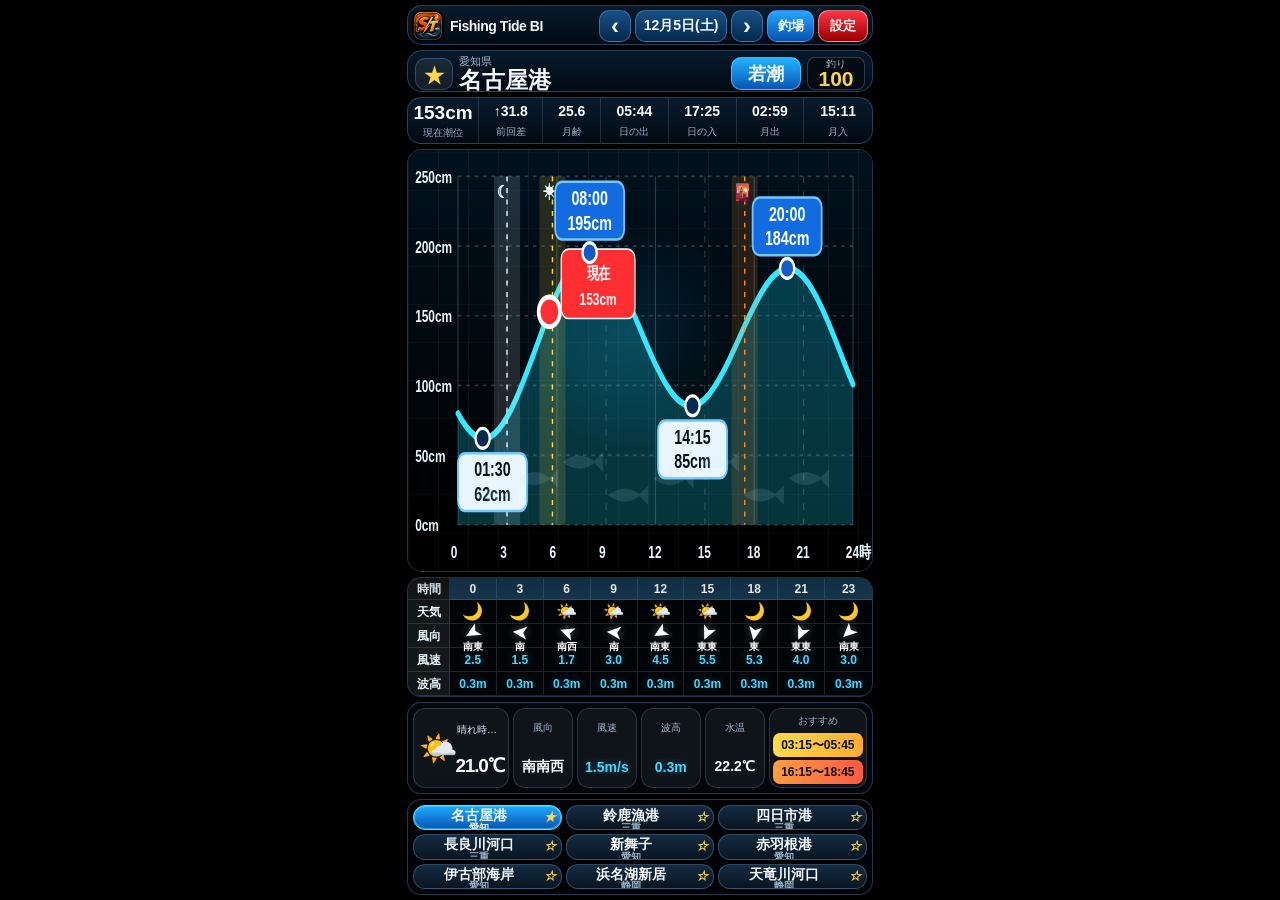
<file: fishing-tide-bi-surf-spots-quake-alert-visible-onefile.html>
<!doctype html>
<html lang="ja">
<head>
<meta charset="utf-8" />
<meta name="viewport" content="width=device-width, initial-scale=1, viewport-fit=cover" />
<meta name="theme-color" content="#000000" />
<title>Fishing Tide BI サーフ強化版</title>
<link rel="manifest" href="manifest.webmanifest">
<link rel="apple-touch-icon" href="apple-touch-icon.png">
<link rel="icon" href="icon-192.png">
<link rel="preconnect" href="https://api.open-meteo.com">
<link rel="preconnect" href="https://marine-api.open-meteo.com">
<link rel="preconnect" href="https://api.p2pquake.net">
<style>
:root{
  --bg:#000; --panel:#071525; --panel2:#0b2238; --line:rgba(120,195,255,.28);
  --text:#f6fbff; --muted:#9fb3c7; --cyan:#36e6ff; --blue:#1597ff;
  --yellow:#ffd84a; --orange:#ff9838; --red:#ff3947; --green:#60ffa8;
}
*{box-sizing:border-box;-webkit-tap-highlight-color:transparent}
html,body{height:100%;margin:0;background:#000;color:var(--text);font-family:-apple-system,BlinkMacSystemFont,"Segoe UI","Hiragino Sans","Hiragino Kaku Gothic ProN",Meiryo,sans-serif;overscroll-behavior:none}
body{display:grid;place-items:center;overflow:hidden}
button,input,select{font:inherit;color:inherit} button{border:0;cursor:pointer} button:disabled{opacity:.45;cursor:not-allowed}
.appShell{width:min(100vw,480px);height:100dvh;max-height:980px;min-height:620px;overflow:hidden;background:#000;padding:calc(env(safe-area-inset-top) + 5px) 7px calc(env(safe-area-inset-bottom) + 5px);display:grid;gap:5px;grid-template-rows:40px 42px 47px minmax(210px,1fr) 120px 92px 96px}
.topbar,.pointbar,.statusStrip,.chartCard,.hourlyCard,.nowCard,.pointsPanel{background:linear-gradient(180deg,rgba(8,27,45,.96),rgba(3,12,22,.98));border:1px solid var(--line);box-shadow:0 8px 30px rgba(0,0,0,.35)}
.topbar{display:grid;grid-template-columns:1fr 32px 92px 32px 47px 50px;gap:4px;align-items:center;border-radius:15px;padding:4px}.brand{display:flex;align-items:center;gap:6px;min-width:0;font-weight:900;letter-spacing:-.03em;white-space:nowrap;overflow:hidden}.brandIcon{width:32px;height:32px;border-radius:9px;object-fit:cover}.brand span{font-size:14px;overflow:hidden;text-overflow:ellipsis}.roundBtn,.dateBtn,.smallBtn{height:32px;border-radius:10px;border:1px solid rgba(141,205,255,.35);background:linear-gradient(180deg,#174f88,#082a4d);font-weight:900}.roundBtn{font-size:24px;line-height:1}.dateBtn{font-size:14px}.smallBtn{font-size:13px;padding:0 6px;background:rgba(255,255,255,.08)}.settingsBtn{background:linear-gradient(180deg,#ff3545,#9d0000)!important;color:#fff;font-weight:1000;border-color:rgba(255,255,255,.45)!important}.primary{background:linear-gradient(180deg,#24a5ff,#0755b4)!important;color:#fff}
.pointbar{border-radius:15px;display:grid;grid-template-columns:38px 1fr 70px 58px;gap:6px;align-items:center;padding:5px 7px}.favBtn{height:32px;border-radius:10px;background:rgba(255,255,255,.08);border:1px solid var(--line);font-size:23px;color:var(--yellow)}.pointTitle{min-width:0;line-height:1.05}.pointTitle span{display:block;color:var(--muted);font-size:11px}.pointTitle strong{font-size:23px;display:block;white-space:nowrap;overflow:hidden;text-overflow:ellipsis}.tideBadge{height:33px;border-radius:10px;display:grid;place-items:center;font-size:18px;font-weight:900;background:linear-gradient(180deg,#22b3ff,#0958b9);border:1px solid rgba(89,229,255,.65)}.miniScore{height:33px;border-radius:8px;border:1px solid var(--line);background:#050b12;display:grid;place-items:center;line-height:.9}.miniScore span{font-size:10px;color:var(--muted)}.miniScore b{font-size:21px;color:var(--yellow)}
.statusStrip{display:grid;grid-template-columns:1.05fr .95fr .85fr repeat(4,1fr);border-radius:14px;overflow:hidden}.statusStrip div{display:grid;place-items:center;line-height:1.04;border-right:1px solid rgba(255,255,255,.13);padding:2px 0}.statusStrip div:last-child{border-right:0}.statusStrip b{font-size:14px}.statusStrip div:first-child b{font-size:19px}.statusStrip span{font-size:10px;color:var(--muted)}
.chartCard{position:relative;border-radius:15px;overflow:hidden;background:#000;min-height:0}.chartCard:before{content:"";position:absolute;inset:0;background:radial-gradient(circle at 48% 44%,rgba(33,178,255,.15),transparent 34%),linear-gradient(180deg,#001320,#000 90%);opacity:.95}.chartCard:after{content:"";position:absolute;inset:0;background:repeating-linear-gradient(90deg,rgba(255,255,255,.06) 0 1px,transparent 1px 30px),repeating-linear-gradient(0deg,rgba(255,255,255,.04) 0 1px,transparent 1px 38px);opacity:.75}#tideSvg{position:relative;z-index:1;width:100%;height:100%;display:block}.axisText{font-size:10px;fill:#eaf8ff;font-weight:800}.smallText{font-size:9px;fill:#cde9ff}.labelText{font-size:12px;fill:#06111f;font-weight:900}.calloutTime{font-size:12px;fill:#fff;font-weight:900}.calloutCm{font-size:12px;fill:#06111f;font-weight:900}.currentText{font-size:10px;fill:#fff;font-weight:900}.fish{fill:rgba(178,226,255,.13)}
.hourlyCard{border-radius:14px;overflow:hidden;background:#010407}.hourlyGrid{height:100%;display:grid;grid-template-columns:42px repeat(9,1fr);grid-template-rows:22px 24px 24px 24px 24px 24px}.hourlyGrid>div{display:grid;place-items:center;border-right:1px solid rgba(255,255,255,.12);border-bottom:1px solid rgba(255,255,255,.12);font-size:12px;line-height:1.0;min-width:0}.hourlyGrid>div:nth-child(10n){border-right:0}.rowHead{background:rgba(255,255,255,.08);color:#eaf8ff;font-weight:900}.hourCell{font-weight:900;color:#fff;background:rgba(44,106,149,.5)}.weatherCell{font-size:17px!important}.arrow{font-size:18px;color:#fff;text-shadow:0 0 8px rgba(255,255,255,.4);display:inline-block}.numCell{font-weight:800;color:#fff}.waveCell{color:#a9eaff;font-weight:800}.tempCell{color:#ffd88d;font-weight:800}
.safeBlue{color:#48d7ff!important;text-shadow:0 0 8px rgba(72,215,255,.35)}
.safeYellow{color:#ffd84a!important;text-shadow:0 0 8px rgba(255,216,74,.35)}
.safeRed{color:#ff3947!important;text-shadow:0 0 8px rgba(255,57,71,.5)}

.nowCard{border-radius:14px;display:grid;grid-template-columns:1.25fr repeat(4,.78fr) 1.28fr;gap:4px;padding:5px;background:#02070d;min-width:0}
.nowCard>*{min-width:0;overflow:hidden}.weatherNow,.metric,.bestBox{border:1px solid rgba(255,255,255,.14);background:rgba(255,255,255,.055);border-radius:12px;display:grid;place-items:center;text-align:center;min-width:0}.weatherNow{grid-template-columns:38px 1fr;grid-template-rows:1fr 1fr;padding:3px 5px}.weatherNow div{grid-row:1/3;font-size:31px}.weatherNow span{font-size:10px;color:#dcecff;white-space:nowrap;overflow:hidden;text-overflow:ellipsis;max-width:100%}.weatherNow b{font-size:19px;letter-spacing:-.06em;white-space:nowrap;overflow:hidden;text-overflow:clip}.metric span,.bestBox span{font-size:10px;color:var(--muted)}.metric b{font-size:14px;white-space:nowrap;overflow:hidden;text-overflow:clip}.bestBox{grid-template-columns:1fr;grid-template-rows:18px 1fr 1fr;padding:3px;gap:3px}.bestBox b{height:24px;width:100%;border-radius:7px;background:linear-gradient(90deg,#ffd94d,#ffac30);display:grid;place-items:center;color:#06111f;font-size:12px;white-space:nowrap;overflow:hidden}.bestBox b:last-child{background:linear-gradient(90deg,#ff9e40,#ff5a43)}
.pointsPanel{border-radius:14px;padding:5px;overflow:hidden;background:#010306}.pointGrid{height:100%;display:grid;grid-template-columns:repeat(3,1fr);gap:4px}.pointBtn{position:relative;display:grid;place-items:center;text-align:center;line-height:1.05;border-radius:12px;background:linear-gradient(180deg,#142b42,#081521);border:1px solid rgba(170,220,255,.25);font-size:14px;font-weight:900;padding:2px 22px 2px 5px;overflow:hidden}.pointBtn.active{background:linear-gradient(180deg,#20aaff,#0754b3);border-color:#4be6ff;box-shadow:0 0 0 1px rgba(54,230,255,.5) inset}.pointBtn .pin{position:absolute;right:5px;top:5px;color:var(--yellow);font-size:12px}.pointBtn small{font-size:10px;color:var(--muted);display:block}.pointBtn.active small{color:#e9f7ff}
.mapDialog,.settingsDialog{border:0;padding:0;margin:auto;background:transparent;color:var(--text);width:min(100vw,480px);height:100dvh;max-height:980px}.mapDialog::backdrop,.settingsDialog::backdrop{background:rgba(0,0,0,.78);backdrop-filter:blur(5px)}.mapPanel{height:100%;padding:calc(env(safe-area-inset-top) + 7px) 7px calc(env(safe-area-inset-bottom) + 7px);background:#000;display:grid;gap:6px;grid-template-rows:40px 42px 38px 34px 74px minmax(280px,1fr)}.mapHead{display:grid;grid-template-columns:70px 1fr 74px;gap:6px;align-items:center}.mapHead strong{text-align:center;font-size:18px}.spotLead{margin:0;border:1px solid var(--line);background:linear-gradient(180deg,#0a2034,#02070d);border-radius:13px;padding:8px 10px;color:#cfe5f8;font-size:12px;font-weight:800;line-height:1.35}.prefChips,.typeChips{display:grid;gap:5px}.prefChips{grid-template-columns:repeat(6,1fr)}.typeChips{grid-template-columns:repeat(6,1fr)}.chip{height:100%;border-radius:10px;border:1px solid var(--line);background:#081725;font-size:12px;font-weight:900}.chip.active{background:linear-gradient(180deg,#23aaff,#0754b3);border-color:#50e9ff}.mapInfo{display:grid;grid-template-columns:1fr 74px 70px;gap:6px;align-items:center;border:1px solid var(--line);background:linear-gradient(180deg,#0a2034,#02070d);border-radius:15px;padding:7px}.mapInfo b{display:block;font-size:17px;white-space:nowrap;overflow:hidden;text-overflow:ellipsis}.mapInfo span{display:block;font-size:11px;color:var(--muted);white-space:nowrap;overflow:hidden;text-overflow:ellipsis}.yellowBtn{height:44px;border-radius:11px;background:linear-gradient(180deg,#ffe357,#ffba20);color:#07111d;font-size:16px;font-weight:900}.spotList{overflow:auto;border:1px solid var(--line);border-radius:15px;background:#02070d;padding:5px;display:grid;gap:5px;align-content:start}.spotItem{min-height:48px;border-radius:11px;border:1px solid rgba(255,255,255,.12);background:#081725;display:grid;grid-template-columns:1fr auto;align-items:center;gap:5px;padding:6px 8px;text-align:left}.spotItem b{font-size:15px}.spotItem span{display:block;font-size:11px;color:var(--muted)}.spotItem.active{border-color:#54eaff;background:#082f55}.distance{font-size:12px;color:var(--yellow);font-weight:900}.spotTypeSurf{color:#ffd84a!important}.spotTypeRiver{color:#60ffa8!important}.spotTypePort{color:#a9eaff!important}
.settingsPanel{height:auto;max-height:86dvh;margin:7dvh 8px 0;padding:14px;border-radius:18px;background:#071525;border:1px solid var(--line);display:grid;gap:10px}.dialogHead{display:grid;grid-template-columns:1fr 42px;align-items:center}.dialogHead strong{font-size:20px}.dialogHead button{height:36px;border-radius:10px;background:rgba(255,255,255,.1);font-size:22px}.hint{margin:0;color:#c4d8eb;font-size:13px;line-height:1.45}.manageList{display:grid;gap:6px;max-height:48dvh;overflow:auto}.manageRow{display:grid;grid-template-columns:1fr 54px;gap:6px;align-items:center}.manageName{border:1px solid rgba(255,255,255,.13);background:rgba(255,255,255,.06);border-radius:11px;padding:9px 10px;font-weight:900}.deleteBtn{height:42px;border-radius:11px;background:#c83043;font-weight:900}.wideBtn{height:48px;border-radius:13px;background:#132b43;border:1px solid var(--line);font-weight:900}
@media (max-height:760px){.appShell{grid-template-rows:38px 40px 42px minmax(170px,1fr) 112px 84px 88px;gap:4px}.pointTitle strong{font-size:20px}.statusStrip b{font-size:12px}.chartCard{border-radius:13px}.hourlyGrid{grid-template-rows:20px 22px 22px 22px 22px 22px}.nowCard{grid-template-columns:1.18fr repeat(4,.72fr) 1.25fr}.weatherNow b{font-size:17px}.metric b{font-size:12px}.bestBox b{font-size:11px}.pointBtn{font-size:12px}.mapPanel{grid-template-rows:38px 38px 34px 31px 66px minmax(170px,1fr)}}


/* Earthquake / Tsunami safety alert */
.quakeAlert{position:fixed;inset:0;z-index:9999;background:rgba(80,0,0,.94);display:grid;place-items:center;padding:18px;animation:quakeFlash 1s infinite}
.quakeAlert[hidden]{display:none!important}
.quakeBox{width:min(94vw,440px);border:4px solid #fff;border-radius:26px;background:linear-gradient(180deg,#f20b18,#7a0000);box-shadow:0 0 0 7px rgba(255,255,255,.18),0 0 42px rgba(255,0,0,.75);padding:22px 16px;text-align:center;color:#fff}
.quakeTitle{font-size:44px;font-weight:1000;letter-spacing:.08em;line-height:1;text-shadow:0 3px 0 #630000}
.quakeScale{font-size:54px;font-weight:1000;line-height:1.05;margin-top:10px;color:#fff600;text-shadow:0 3px 0 #530000,0 0 16px rgba(255,246,0,.5)}
.quakeEpicenter{font-size:25px;font-weight:1000;margin-top:8px;line-height:1.2}
.quakeMessage{font-size:22px;font-weight:1000;margin-top:12px;line-height:1.28;background:rgba(0,0,0,.22);border-radius:14px;padding:10px 8px}
.quakeTsunami{font-size:20px;font-weight:900;margin-top:10px;color:#fff600;line-height:1.25}
.quakeClose{width:100%;height:54px;margin-top:18px;border-radius:16px;background:#fff;color:#9b0000;font-size:22px;font-weight:1000;border:0}
@keyframes quakeFlash{0%,100%{background:rgba(80,0,0,.94)}50%{background:rgba(170,0,0,.98)}}
.quakeSettings{border:1px solid rgba(255,80,80,.45);background:rgba(80,0,0,.18);border-radius:14px;padding:10px;margin:8px 0;color:#fff}
.quakeSettingsHead{display:flex;align-items:center;justify-content:space-between;gap:8px}.quakeSettingsHead strong{font-size:16px;color:#ffdddd}.switchLine{font-size:14px;font-weight:900;display:flex;align-items:center;gap:6px}.switchLine input{width:22px;height:22px;accent-color:#ff3947}.quakeSettings p{font-size:12px;line-height:1.35;color:#ffcaca;margin:8px 0}.quakeButtons{display:grid;grid-template-columns:1fr 1fr;gap:8px}.warningBtn{background:linear-gradient(180deg,#ffd84a,#bc6b00)!important;color:#1b1300!important}.dangerBtn{background:linear-gradient(180deg,#ff3545,#9d0000)!important;color:#fff!important}.quakeStatus{font-size:12px;color:#ffcaca;margin-top:8px;line-height:1.35}

.quakeSub{font-size:11px;color:#ffd84a;font-weight:900;margin-left:6px}.quakeSettingsHead{flex-wrap:wrap}.quakeButtons .wideBtn{font-size:15px}

</style>
</head>
<body>
  <section id="quakeAlert" class="quakeAlert" aria-live="assertive" hidden>
    <div class="quakeBox">
      <div class="quakeTitle">地震発生</div>
      <div id="quakeScale" class="quakeScale">震度--</div>
      <div id="quakeEpicenter" class="quakeEpicenter">震源：--</div>
      <div id="quakeMessage" class="quakeMessage">海岸・堤防・河口から離れてください</div>
      <div id="quakeTsunami" class="quakeTsunami">津波情報を確認してください</div>
      <button id="quakeClose" class="quakeClose">確認しました</button>
    </div>
  </section>

  <main class="appShell" aria-label="Fishing Tide BI">
    <header class="topbar">
      <div class="brand"><img src="icon.png" class="brandIcon" alt="ST釣り潮"><span>Fishing Tide BI</span></div>
      <button id="prevDay" class="roundBtn" aria-label="前日">‹</button>
      <button id="dateButton" class="dateBtn">--</button>
      <button id="nextDay" class="roundBtn" aria-label="翌日">›</button>
      <button id="mapOpen" class="smallBtn primary">釣場</button>
      <button id="settingsOpen" class="smallBtn settingsBtn">設定</button>
    </header>

    <section class="pointbar">
      <button id="favButton" class="favBtn" aria-label="お気に入り">☆</button>
      <div class="pointTitle"><span id="prefName">--</span><strong id="pointName">--</strong></div>
      <div class="tideBadge" id="tideType">--</div>
      <div class="miniScore"><span>釣り</span><b id="scoreBadge">--</b></div>
    </section>

    <section class="statusStrip">
      <div><b id="currentTide">--</b><span>現在潮位</span></div>
      <div><b id="tideDiff">--</b><span>前回差</span></div>
      <div><b id="moonAge">--</b><span>月齢</span></div>
      <div><b id="sunrise">--:--</b><span>日の出</span></div>
      <div><b id="sunset">--:--</b><span>日の入</span></div>
      <div><b id="moonrise">--:--</b><span>月出</span></div>
      <div><b id="moonset">--:--</b><span>月入</span></div>
    </section>

    <section class="chartCard" aria-label="タイドグラフ">
      <svg id="tideSvg" viewBox="0 0 390 255" preserveAspectRatio="none"></svg>
    </section>

    <section class="hourlyCard" aria-label="時間別 天気 風 波">
      <div id="hourlyGrid" class="hourlyGrid"></div>
    </section>

    <section class="nowCard">
      <div class="weatherNow"><div id="weatherIcon">--</div><span id="weatherText">取得中</span><b id="temperature">--℃</b></div>
      <div class="metric"><span>風向</span><b id="windDir">--</b></div>
      <div class="metric"><span>風速</span><b id="windSpeed">--</b></div>
      <div class="metric"><span>波高</span><b id="waveHeight">--</b></div>
      <div class="metric"><span>水温</span><b id="waterTemp">--</b></div>
      <div class="bestBox"><span>おすすめ</span><b id="bestTime1">--:--〜--:--</b><b id="bestTime2">--:--〜--:--</b></div>
    </section>

    <section class="pointsPanel">
      <div id="pointGrid" class="pointGrid"></div>
    </section>
  </main>

  <dialog id="mapDialog" class="mapDialog">
    <div class="mapPanel spotSelectPanel">
      <div class="mapHead">
        <button id="mapClose" class="smallBtn">閉じる</button>
        <strong>釣り場候補から登録</strong>
        <button id="nearButton" class="smallBtn primary">近い順</button>
      </div>
      <p class="spotLead">地図は使わず、県・種類・釣り場名から選びます。選択すると緯度・経度は自動で入ります。</p>
      <div class="prefChips" id="prefChips"></div>
      <div class="typeChips" id="typeChips"></div>
      <div class="mapInfo spotChoiceInfo">
        <div><b id="mapSpotName">釣り場を選択</b><span id="mapSpotMeta">愛知・三重・静岡のサーフを増やしています</span></div>
        <button id="registerMapSpot" class="yellowBtn" disabled>登録</button>
        <button id="openGoogleMap" class="smallBtn" disabled>確認</button>
      </div>
      <div class="spotList" id="spotList"></div>
    </div>
  </dialog>

  <dialog id="settingsDialog" class="settingsDialog">
    <form method="dialog" class="settingsPanel">
      <div class="dialogHead"><strong>設定・警報</strong><button value="close">×</button></div>
      <p class="hint">9地点までホーム画面に表示します。釣り場候補から選ぶと、空きがあれば追加、満杯なら現在表示中の地点と入れ替えます。</p>
      <div class="quakeSettings">
        <div class="quakeSettingsHead">
          <strong>地震・津波アラート</strong><span class="quakeSub">釣り場安全</span>
          <label class="switchLine"><input id="quakeAlertToggle" type="checkbox"> ON</label>
        </div>
        <p>震度3以上、または津波情報がある場合に、赤い全画面警告を表示します。</p>
        <div class="quakeButtons">
          <button id="enableAlarm" type="button" class="wideBtn warningBtn">警報音を有効化</button>
          <button id="testQuakeAlert" type="button" class="wideBtn dangerBtn">警報テスト</button>
        </div>
        <div id="quakeStatus" class="quakeStatus">地震情報：待機中</div>
      </div>

      <div id="manageList" class="manageList"></div>
      <button id="resetPoints" type="button" value="" class="wideBtn">初期9地点に戻す</button>
      <button value="close" class="wideBtn">閉じる</button>
    </form>
  </dialog>

<script>
'use strict';

const PREFS = ['愛知県','三重県','静岡県','和歌山県','福井県','石川県'];
const TYPES = ['すべて','サーフ','河口','港','海釣り公園','堤防'];

const SPOTS = [
  // 愛知県
  {name:'名古屋港', prefecture:'愛知県', area:'名古屋市', type:'港', lat:35.073, lon:136.881, amp:67, base:132, phase:.15},
  {name:'山崎川河口', prefecture:'愛知県', area:'名古屋市', type:'河口', lat:35.080, lon:136.884, amp:65, base:130, phase:.15},
  {name:'新舞子', prefecture:'愛知県', area:'知多市', type:'堤防', lat:34.949, lon:136.825, amp:62, base:126, phase:.08},
  {name:'常滑港', prefecture:'愛知県', area:'常滑市', type:'港', lat:34.887, lon:136.831, amp:60, base:124, phase:.04},
  {name:'りんくう釣り護岸', prefecture:'愛知県', area:'常滑市', type:'堤防', lat:34.886, lon:136.823, amp:60, base:124, phase:.04},
  {name:'碧南海釣り広場', prefecture:'愛知県', area:'碧南市', type:'海釣り公園', lat:34.844, lon:136.980, amp:58, base:121, phase:-.02},
  {name:'衣浦港', prefecture:'愛知県', area:'半田市', type:'港', lat:34.876, lon:136.960, amp:60, base:123, phase:-.02},
  {name:'亀崎港', prefecture:'愛知県', area:'半田市', type:'港', lat:34.922, lon:136.962, amp:61, base:124, phase:-.01},
  {name:'一色漁港', prefecture:'愛知県', area:'西尾市', type:'港', lat:34.789, lon:137.014, amp:56, base:118, phase:-.10},
  {name:'西浦港', prefecture:'愛知県', area:'蒲郡市', type:'港', lat:34.778, lon:137.176, amp:55, base:115, phase:-.18},
  {name:'豊浜釣り桟橋', prefecture:'愛知県', area:'南知多町', type:'海釣り公園', lat:34.702, lon:136.927, amp:55, base:113, phase:-.18},
  {name:'師崎港', prefecture:'愛知県', area:'南知多町', type:'港', lat:34.700, lon:136.974, amp:54, base:112, phase:-.20},
  {name:'伊良湖港', prefecture:'愛知県', area:'田原市', type:'港', lat:34.584, lon:137.018, amp:52, base:105, phase:-.35},
  {name:'赤羽根港', prefecture:'愛知県', area:'田原市', type:'港', lat:34.609, lon:137.198, amp:50, base:103, phase:-.55},
  {name:'小松原海岸', prefecture:'愛知県', area:'豊橋市', type:'サーフ', lat:34.676, lon:137.394, amp:48, base:100, phase:-.72},
  {name:'伊古部海岸', prefecture:'愛知県', area:'豊橋市', type:'サーフ', lat:34.668, lon:137.437, amp:48, base:100, phase:-.74},
  {name:'表浜海岸', prefecture:'愛知県', area:'豊橋市', type:'サーフ', lat:34.667, lon:137.465, amp:48, base:100, phase:-.76},
  {name:'佐久島西港', prefecture:'愛知県', area:'西尾市', type:'港', lat:34.728, lon:137.037, amp:54, base:114, phase:-.14},

  // 三重県
  {name:'鈴鹿漁港', prefecture:'三重県', area:'鈴鹿市', type:'港', lat:34.840, lon:136.606, amp:64, base:124, phase:.18},
  {name:'白子漁港', prefecture:'三重県', area:'鈴鹿市', type:'港', lat:34.833, lon:136.600, amp:64, base:123, phase:.18},
  {name:'千代崎漁港', prefecture:'三重県', area:'鈴鹿市', type:'港', lat:34.857, lon:136.616, amp:64, base:124, phase:.18},
  {name:'四日市港', prefecture:'三重県', area:'四日市市', type:'港', lat:34.948, lon:136.653, amp:66, base:130, phase:.22},
  {name:'霞ヶ浦ふ頭', prefecture:'三重県', area:'四日市市', type:'堤防', lat:34.982, lon:136.660, amp:66, base:130, phase:.22},
  {name:'磯津漁港', prefecture:'三重県', area:'四日市市', type:'港', lat:34.905, lon:136.640, amp:65, base:128, phase:.20},
  {name:'長良川河口', prefecture:'三重県', area:'桑名市', type:'河口', lat:35.049, lon:136.700, amp:68, base:136, phase:.25},
  {name:'木曽川河口', prefecture:'三重県', area:'桑名市', type:'河口', lat:35.041, lon:136.722, amp:68, base:136, phase:.25},
  {name:'津ヨットハーバー', prefecture:'三重県', area:'津市', type:'堤防', lat:34.704, lon:136.534, amp:62, base:116, phase:.05},
  {name:'香良洲海岸', prefecture:'三重県', area:'津市', type:'サーフ', lat:34.661, lon:136.537, amp:60, base:114, phase:0},
  {name:'日本鋼管突堤', prefecture:'三重県', area:'津市', type:'堤防', lat:34.641, lon:136.541, amp:60, base:113, phase:-.02},
  {name:'松阪港', prefecture:'三重県', area:'松阪市', type:'港', lat:34.589, lon:136.570, amp:59, base:112, phase:-.05},
  {name:'鳥羽港', prefecture:'三重県', area:'鳥羽市', type:'港', lat:34.486, lon:136.846, amp:52, base:106, phase:-.22},
  {name:'答志島', prefecture:'三重県', area:'鳥羽市', type:'堤防', lat:34.520, lon:136.891, amp:51, base:105, phase:-.25},
  {name:'古和浦', prefecture:'三重県', area:'南伊勢町', type:'港', lat:34.229, lon:136.521, amp:48, base:100, phase:-.45},
  {name:'尾鷲港', prefecture:'三重県', area:'尾鷲市', type:'港', lat:34.072, lon:136.208, amp:46, base:96, phase:-.60},
  {name:'熊野大泊海岸', prefecture:'三重県', area:'熊野市', type:'サーフ', lat:33.900, lon:136.124, amp:45, base:95, phase:-.70},

  // 静岡県
  {name:'浜名湖新居', prefecture:'静岡県', area:'湖西市', type:'海釣り公園', lat:34.690, lon:137.563, amp:46, base:94, phase:-.75},
  {name:'新居海釣公園', prefecture:'静岡県', area:'湖西市', type:'海釣り公園', lat:34.689, lon:137.564, amp:46, base:94, phase:-.75},
  {name:'今切口', prefecture:'静岡県', area:'湖西市', type:'堤防', lat:34.682, lon:137.591, amp:47, base:95, phase:-.78},
  {name:'舞阪港', prefecture:'静岡県', area:'浜松市', type:'港', lat:34.682, lon:137.617, amp:47, base:95, phase:-.80},
  {name:'弁天島', prefecture:'静岡県', area:'浜松市', type:'堤防', lat:34.693, lon:137.604, amp:47, base:95, phase:-.78},
  {name:'天竜川河口', prefecture:'静岡県', area:'浜松市', type:'河口', lat:34.650, lon:137.817, amp:50, base:100, phase:-1.06},
  {name:'福田漁港', prefecture:'静岡県', area:'磐田市', type:'港', lat:34.670, lon:137.922, amp:50, base:100, phase:-1.15},
  {name:'太田川河口', prefecture:'静岡県', area:'磐田市', type:'河口', lat:34.666, lon:137.905, amp:50, base:100, phase:-1.15},
  {name:'御前崎港', prefecture:'静岡県', area:'御前崎市', type:'港', lat:34.605, lon:138.218, amp:48, base:98, phase:-1.35},
  {name:'相良海岸', prefecture:'静岡県', area:'牧之原市', type:'サーフ', lat:34.689, lon:138.219, amp:48, base:98, phase:-1.30},
  {name:'焼津港', prefecture:'静岡県', area:'焼津市', type:'港', lat:34.866, lon:138.327, amp:46, base:96, phase:-1.45},
  {name:'用宗港', prefecture:'静岡県', area:'静岡市', type:'港', lat:34.920, lon:138.361, amp:46, base:96, phase:-1.50},
  {name:'清水港', prefecture:'静岡県', area:'静岡市', type:'港', lat:35.019, lon:138.502, amp:44, base:94, phase:-1.55},
  {name:'三保海岸', prefecture:'静岡県', area:'静岡市', type:'サーフ', lat:35.000, lon:138.522, amp:44, base:94, phase:-1.55},
  {name:'沼津港', prefecture:'静岡県', area:'沼津市', type:'港', lat:35.084, lon:138.860, amp:42, base:90, phase:-1.80},
  {name:'静浦港', prefecture:'静岡県', area:'沼津市', type:'港', lat:35.034, lon:138.898, amp:42, base:90, phase:-1.82},
  {name:'熱海港', prefecture:'静岡県', area:'熱海市', type:'港', lat:35.095, lon:139.076, amp:40, base:88, phase:-1.96},
  {name:'伊東港', prefecture:'静岡県', area:'伊東市', type:'港', lat:34.973, lon:139.099, amp:40, base:88, phase:-2.0},

  // 和歌山県
  {name:'紀ノ川河口', prefecture:'和歌山県', area:'和歌山市', type:'河口', lat:34.230, lon:135.117, amp:52, base:103, phase:.35},
  {name:'青岸', prefecture:'和歌山県', area:'和歌山市', type:'堤防', lat:34.218, lon:135.133, amp:52, base:103, phase:.34},
  {name:'加太港', prefecture:'和歌山県', area:'和歌山市', type:'港', lat:34.277, lon:135.072, amp:50, base:101, phase:.30},
  {name:'田ノ浦漁港', prefecture:'和歌山県', area:'和歌山市', type:'港', lat:34.185, lon:135.164, amp:52, base:102, phase:.30},
  {name:'雑賀崎漁港', prefecture:'和歌山県', area:'和歌山市', type:'港', lat:34.188, lon:135.148, amp:52, base:102, phase:.30},
  {name:'和歌山マリーナシティ', prefecture:'和歌山県', area:'和歌山市', type:'海釣り公園', lat:34.153, lon:135.179, amp:52, base:102, phase:.27},
  {name:'海南港', prefecture:'和歌山県', area:'海南市', type:'港', lat:34.158, lon:135.203, amp:52, base:102, phase:.25},
  {name:'下津港', prefecture:'和歌山県', area:'海南市', type:'港', lat:34.113, lon:135.153, amp:51, base:101, phase:.22},
  {name:'有田川河口', prefecture:'和歌山県', area:'有田市', type:'河口', lat:34.083, lon:135.106, amp:50, base:100, phase:.20},
  {name:'湯浅広港', prefecture:'和歌山県', area:'湯浅町', type:'港', lat:34.035, lon:135.167, amp:50, base:100, phase:.16},
  {name:'由良海つり公園', prefecture:'和歌山県', area:'由良町', type:'海釣り公園', lat:33.977, lon:135.088, amp:49, base:99, phase:.08},
  {name:'日高港', prefecture:'和歌山県', area:'御坊市', type:'港', lat:33.882, lon:135.152, amp:48, base:98, phase:0},
  {name:'煙樹ヶ浜', prefecture:'和歌山県', area:'美浜町', type:'サーフ', lat:33.886, lon:135.104, amp:48, base:98, phase:0},
  {name:'天神崎', prefecture:'和歌山県', area:'田辺市', type:'堤防', lat:33.725, lon:135.340, amp:46, base:96, phase:-.18},
  {name:'串本港', prefecture:'和歌山県', area:'串本町', type:'港', lat:33.472, lon:135.784, amp:44, base:94, phase:-.55},
  {name:'勝浦港', prefecture:'和歌山県', area:'那智勝浦町', type:'港', lat:33.625, lon:135.941, amp:44, base:94, phase:-.68},

  // 福井県
  {name:'敦賀新港', prefecture:'福井県', area:'敦賀市', type:'港', lat:35.672, lon:136.064, amp:22, base:38, phase:.20},
  {name:'敦賀港', prefecture:'福井県', area:'敦賀市', type:'港', lat:35.657, lon:136.073, amp:22, base:38, phase:.20},
  {name:'気比の松原', prefecture:'福井県', area:'敦賀市', type:'サーフ', lat:35.651, lon:136.055, amp:22, base:38, phase:.18},
  {name:'菅浜漁港', prefecture:'福井県', area:'美浜町', type:'港', lat:35.646, lon:135.944, amp:21, base:37, phase:.12},
  {name:'日向湖', prefecture:'福井県', area:'美浜町', type:'堤防', lat:35.616, lon:135.896, amp:21, base:37, phase:.08},
  {name:'小浜港', prefecture:'福井県', area:'小浜市', type:'港', lat:35.492, lon:135.746, amp:21, base:37, phase:-.04},
  {name:'阿納漁港', prefecture:'福井県', area:'小浜市', type:'港', lat:35.542, lon:135.727, amp:21, base:37, phase:-.05},
  {name:'若狭大島', prefecture:'福井県', area:'おおい町', type:'堤防', lat:35.525, lon:135.645, amp:21, base:36, phase:-.08},
  {name:'音海大波止', prefecture:'福井県', area:'高浜町', type:'堤防', lat:35.526, lon:135.507, amp:21, base:36, phase:-.14},
  {name:'高浜漁港', prefecture:'福井県', area:'高浜町', type:'港', lat:35.495, lon:135.551, amp:21, base:36, phase:-.12},
  {name:'越前海岸', prefecture:'福井県', area:'越前町', type:'堤防', lat:35.974, lon:135.977, amp:22, base:38, phase:.28},
  {name:'梅浦漁港', prefecture:'福井県', area:'越前町', type:'港', lat:35.963, lon:135.965, amp:22, base:38, phase:.26},
  {name:'鷹巣漁港', prefecture:'福井県', area:'福井市', type:'港', lat:36.102, lon:136.060, amp:23, base:39, phase:.35},
  {name:'三国港', prefecture:'福井県', area:'坂井市', type:'港', lat:36.217, lon:136.145, amp:23, base:40, phase:.42},
  {name:'九頭竜川河口', prefecture:'福井県', area:'坂井市', type:'河口', lat:36.224, lon:136.147, amp:23, base:40, phase:.42},

  // 石川県
  {name:'金沢港', prefecture:'石川県', area:'金沢市', type:'港', lat:36.616, lon:136.603, amp:24, base:42, phase:.52},
  {name:'大野川河口', prefecture:'石川県', area:'金沢市', type:'河口', lat:36.608, lon:136.601, amp:24, base:42, phase:.52},
  {name:'犀川河口', prefecture:'石川県', area:'金沢市', type:'河口', lat:36.586, lon:136.585, amp:24, base:42, phase:.50},
  {name:'内灘放水路', prefecture:'石川県', area:'内灘町', type:'河口', lat:36.653, lon:136.625, amp:24, base:42, phase:.55},
  {name:'手取川河口', prefecture:'石川県', area:'白山市', type:'河口', lat:36.516, lon:136.522, amp:24, base:41, phase:.48},
  {name:'安宅海岸', prefecture:'石川県', area:'小松市', type:'サーフ', lat:36.406, lon:136.408, amp:23, base:41, phase:.42},
  {name:'橋立漁港', prefecture:'石川県', area:'加賀市', type:'港', lat:36.330, lon:136.315, amp:23, base:40, phase:.36},
  {name:'千里浜', prefecture:'石川県', area:'羽咋市', type:'サーフ', lat:36.913, lon:136.779, amp:24, base:42, phase:.65},
  {name:'七尾港', prefecture:'石川県', area:'七尾市', type:'港', lat:37.047, lon:136.963, amp:19, base:35, phase:.72},
  {name:'能登島', prefecture:'石川県', area:'七尾市', type:'堤防', lat:37.126, lon:136.999, amp:19, base:35, phase:.75},
  {name:'穴水湾', prefecture:'石川県', area:'穴水町', type:'港', lat:37.229, lon:136.906, amp:19, base:35, phase:.77},
  {name:'富来漁港', prefecture:'石川県', area:'志賀町', type:'港', lat:37.141, lon:136.716, amp:22, base:39, phase:.75},
  {name:'輪島港', prefecture:'石川県', area:'輪島市', type:'港', lat:37.401, lon:136.900, amp:22, base:39, phase:.88},
  {name:'宇出津港', prefecture:'石川県', area:'能登町', type:'港', lat:37.306, lon:137.148, amp:20, base:36, phase:.92},
  {name:'珠洲飯田港', prefecture:'石川県', area:'珠洲市', type:'港', lat:37.436, lon:137.262, amp:20, base:36, phase:1.0},

  // 愛知県 サーフ追加
  {name:'寺沢海岸', prefecture:'愛知県', area:'豊橋市', type:'サーフ', lat:34.670, lon:137.410, amp:48, base:100, phase:-.73},
  {name:'細谷海岸', prefecture:'愛知県', area:'豊橋市', type:'サーフ', lat:34.660, lon:137.490, amp:48, base:100, phase:-.77},
  {name:'七根海岸', prefecture:'愛知県', area:'豊橋市', type:'サーフ', lat:34.666, lon:137.447, amp:48, base:100, phase:-.75},
  {name:'高塚海岸', prefecture:'愛知県', area:'豊橋市', type:'サーフ', lat:34.661, lon:137.523, amp:48, base:100, phase:-.79},
  {name:'田原サーフ', prefecture:'愛知県', area:'田原市', type:'サーフ', lat:34.619, lon:137.181, amp:50, base:103, phase:-.55},
  {name:'赤羽根ロングビーチ', prefecture:'愛知県', area:'田原市', type:'サーフ', lat:34.603, lon:137.192, amp:50, base:103, phase:-.55},
  {name:'若見海岸', prefecture:'愛知県', area:'田原市', type:'サーフ', lat:34.598, lon:137.252, amp:49, base:102, phase:-.60},
  {name:'堀切海岸', prefecture:'愛知県', area:'田原市', type:'サーフ', lat:34.594, lon:137.081, amp:51, base:104, phase:-.42},
  {name:'日出の石門', prefecture:'愛知県', area:'田原市', type:'サーフ', lat:34.593, lon:137.100, amp:51, base:104, phase:-.43},
  {name:'伊良湖西の浜', prefecture:'愛知県', area:'田原市', type:'サーフ', lat:34.608, lon:137.003, amp:52, base:105, phase:-.35},

  // 三重県 サーフ追加・伊勢方面強化
  {name:'御殿場海岸', prefecture:'三重県', area:'津市', type:'サーフ', lat:34.705, lon:136.529, amp:62, base:116, phase:.04},
  {name:'阿漕浦海岸', prefecture:'三重県', area:'津市', type:'サーフ', lat:34.697, lon:136.531, amp:62, base:116, phase:.04},
  {name:'町屋浦海岸', prefecture:'三重県', area:'津市', type:'サーフ', lat:34.738, lon:136.528, amp:63, base:118, phase:.06},
  {name:'松名瀬海岸', prefecture:'三重県', area:'松阪市', type:'サーフ', lat:34.587, lon:136.590, amp:59, base:112, phase:-.05},
  {name:'大淀海岸', prefecture:'三重県', area:'明和町', type:'サーフ', lat:34.553, lon:136.627, amp:58, base:111, phase:-.09},
  {name:'明和サーフ', prefecture:'三重県', area:'明和町', type:'サーフ', lat:34.549, lon:136.650, amp:58, base:111, phase:-.10},
  {name:'有滝海岸', prefecture:'三重県', area:'伊勢市', type:'サーフ', lat:34.523, lon:136.684, amp:56, base:109, phase:-.14},
  {name:'村松海岸', prefecture:'三重県', area:'伊勢市', type:'サーフ', lat:34.514, lon:136.704, amp:56, base:109, phase:-.16},
  {name:'二見浦', prefecture:'三重県', area:'伊勢市', type:'サーフ', lat:34.508, lon:136.785, amp:54, base:107, phase:-.20},
  {name:'宮川河口', prefecture:'三重県', area:'伊勢市', type:'河口', lat:34.512, lon:136.710, amp:56, base:109, phase:-.16},
  {name:'五十鈴川河口', prefecture:'三重県', area:'伊勢市', type:'河口', lat:34.501, lon:136.770, amp:54, base:107, phase:-.20},
  {name:'国府の浜', prefecture:'三重県', area:'志摩市', type:'サーフ', lat:34.356, lon:136.884, amp:50, base:104, phase:-.30},
  {name:'市後浜', prefecture:'三重県', area:'志摩市', type:'サーフ', lat:34.350, lon:136.864, amp:50, base:104, phase:-.31},
  {name:'甲賀浜', prefecture:'三重県', area:'志摩市', type:'サーフ', lat:34.338, lon:136.849, amp:50, base:104, phase:-.32},
  {name:'南張海浜公園', prefecture:'三重県', area:'南伊勢町', type:'サーフ', lat:34.270, lon:136.657, amp:48, base:100, phase:-.42},

  // 静岡県 サーフ追加
  {name:'新居サーフ', prefecture:'静岡県', area:'湖西市', type:'サーフ', lat:34.669, lon:137.573, amp:47, base:95, phase:-.78},
  {name:'篠原海岸', prefecture:'静岡県', area:'浜松市', type:'サーフ', lat:34.674, lon:137.657, amp:48, base:96, phase:-.88},
  {name:'中田島砂丘', prefecture:'静岡県', area:'浜松市', type:'サーフ', lat:34.653, lon:137.743, amp:49, base:98, phase:-.98},
  {name:'天竜川河口西', prefecture:'静岡県', area:'浜松市', type:'サーフ', lat:34.646, lon:137.805, amp:50, base:100, phase:-1.05},
  {name:'駒場海岸', prefecture:'静岡県', area:'磐田市', type:'サーフ', lat:34.656, lon:137.862, amp:50, base:100, phase:-1.10},
  {name:'竜洋海洋公園前', prefecture:'静岡県', area:'磐田市', type:'サーフ', lat:34.653, lon:137.879, amp:50, base:100, phase:-1.12},
  {name:'福田海岸', prefecture:'静岡県', area:'磐田市', type:'サーフ', lat:34.661, lon:137.930, amp:50, base:100, phase:-1.16},
  {name:'浅羽海岸', prefecture:'静岡県', area:'袋井市', type:'サーフ', lat:34.665, lon:137.955, amp:50, base:100, phase:-1.18},
  {name:'浜岡砂丘', prefecture:'静岡県', area:'御前崎市', type:'サーフ', lat:34.616, lon:138.150, amp:49, base:99, phase:-1.31},
  {name:'静波海岸', prefecture:'静岡県', area:'牧之原市', type:'サーフ', lat:34.735, lon:138.223, amp:48, base:98, phase:-1.30},
  {name:'片浜海岸', prefecture:'静岡県', area:'牧之原市', type:'サーフ', lat:34.719, lon:138.222, amp:48, base:98, phase:-1.31},
  {name:'蒲原海岸', prefecture:'静岡県', area:'静岡市', type:'サーフ', lat:35.105, lon:138.604, amp:44, base:94, phase:-1.62},
  {name:'富士川河口', prefecture:'静岡県', area:'富士市', type:'河口', lat:35.127, lon:138.660, amp:43, base:92, phase:-1.68},
  {name:'千本浜', prefecture:'静岡県', area:'沼津市', type:'サーフ', lat:35.099, lon:138.836, amp:42, base:90, phase:-1.78},
  {name:'原海岸', prefecture:'静岡県', area:'沼津市', type:'サーフ', lat:35.119, lon:138.796, amp:42, base:90, phase:-1.76},

];

const INITIAL_NAMES = ['名古屋港','鈴鹿漁港','四日市港','長良川河口','新舞子','赤羽根港','伊古部海岸','浜名湖新居','天竜川河口'];
const DEFAULT_POINTS = INITIAL_NAMES.map(n => ({...SPOTS.find(s => s.name === n)}));
const $ = id => document.getElementById(id);

const state = {
  points: loadPoints(),
  selectedName: localStorage.getItem('ftbi.selected') || '名古屋港',
  favorites: new Set(JSON.parse(localStorage.getItem('ftbi.favorites') || '["名古屋港"]')),
  dateOffset: 0,
  weather: null,
  marine: null,
  mapPref: '愛知県',
  mapType: 'サーフ',
  chosenSpot: null,
  userLocation: null,
  quakeAlertEnabled: localStorage.getItem('ftbi.quakeAlert') !== 'off',
  alarmEnabled: localStorage.getItem('ftbi.alarmEnabled') === 'on',
  alarmUnlocked: false,
  lastQuakeId: localStorage.getItem('ftbi.lastQuakeId') || '',
  lastTsunamiId: localStorage.getItem('ftbi.lastTsunamiId') || '',
  earthquakeTimer: null,
  alarmTimer: null,
  audioCtx: null
};

function loadPoints(){
  try {
    const raw = JSON.parse(localStorage.getItem('ftbi.points'));
    if(Array.isArray(raw) && raw.length) return raw;
  } catch(e) {}
  return DEFAULT_POINTS;
}
function savePoints(){ localStorage.setItem('ftbi.points', JSON.stringify(state.points)); }
function saveFavs(){ localStorage.setItem('ftbi.favorites', JSON.stringify([...state.favorites])); }
function selectedPoint(){ return state.points.find(p=>p.name===state.selectedName) || state.points[0] || DEFAULT_POINTS[0]; }
function selectedDate(){ const d = new Date(); d.setDate(d.getDate()+state.dateOffset); d.setHours(0,0,0,0); return d; }
function ymd(d){ return `${d.getFullYear()}-${String(d.getMonth()+1).padStart(2,'0')}-${String(d.getDate()).padStart(2,'0')}`; }
function fmtDate(d){ const w='日月火水木金土'[d.getDay()]; return `${d.getMonth()+1}月${d.getDate()}日(${w})`; }
function clamp(v,a,b){ return Math.max(a, Math.min(b,v)); }
function hm(hour){ let h=Math.floor(hour)%24; let m=Math.round((hour-Math.floor(hour))*60); if(m===60){h=(h+1)%24;m=0;} return `${String(h).padStart(2,'0')}:${String(m).padStart(2,'0')}`; }
function currentHour(){ if(state.dateOffset!==0) return 12; const d=new Date(); return d.getHours()+d.getMinutes()/60; }
function degDistanceKm(aLat,aLon,bLat,bLon){ const R=6371; const toRad=x=>x*Math.PI/180; const dLat=toRad(bLat-aLat); const dLon=toRad(bLon-aLon); const aa=Math.sin(dLat/2)**2+Math.cos(toRad(aLat))*Math.cos(toRad(bLat))*Math.sin(dLon/2)**2; return R*2*Math.atan2(Math.sqrt(aa),Math.sqrt(1-aa)); }

function moonAge(date){
  const synodic=29.530588853;
  const ref=Date.UTC(2000,0,6,18,14,0);
  const days=(Date.UTC(date.getFullYear(),date.getMonth(),date.getDate(),12)-ref)/86400000;
  return ((days%synodic)+synodic)%synodic;
}
function tideClass(age){
  if(age<1.5||age>28||(age>13.2&&age<16.2)) return '大潮';
  if((age>=9.5&&age<10.8)||(age>=24.2&&age<25.5)) return '長潮';
  if((age>=10.8&&age<12.2)||(age>=25.5&&age<27)) return '若潮';
  if((age>=6.7&&age<9.5)||(age>=21.4&&age<24.2)) return '小潮';
  return '中潮';
}
function tideFactor(age){ const spring=(Math.cos(2*Math.PI*age/14.765)+1)/2; return 0.62+spring*0.55; }
function tideHeight(p,hour,age){ const amp=(p.amp||50)*tideFactor(age); const h=hour+(p.phase||0)+age*.78; return (p.base||100)+amp*(Math.sin(2*Math.PI*h/12.42)+.22*Math.sin(2*Math.PI*(h-2.4)/24)); }
function tideSeries(p,date){
  const age=moonAge(date); const data=[];
  for(let h=0;h<=24.001;h+=.25) data.push({hour:h,height:tideHeight(p,h,age)});
  const extrema=[];
  for(let i=1;i<data.length-1;i++){
    const prev=data[i-1].height, cur=data[i].height, next=data[i+1].height;
    if(cur>=prev&&cur>=next) extrema.push({...data[i],type:'high'});
    if(cur<=prev&&cur<=next) extrema.push({...data[i],type:'low'});
  }
  return {age,data,extrema};
}
function sunTimes(date, lon){
  const start=new Date(date.getFullYear(),0,0); const n=Math.floor((date-start)/86400000);
  const seasonal=-.75*Math.cos((n-172)/365*2*Math.PI);
  const sunrise=5.02+seasonal-(lon-136.8)*.03;
  const sunset=18.15-seasonal-(lon-136.8)*.03;
  return {sunrise:clamp(sunrise,4.4,7.1),sunset:clamp(sunset,16.8,19.3)};
}
function moonTimes(age){ const rise=(6+age*.82)%24; return {rise,set:(rise+12.2)%24}; }
function weatherIcon(code,hour){
  if(code===0) return hour>=18||hour<5?'🌙':'☀️';
  if([1,2].includes(code)) return hour>=18||hour<5?'🌙':'🌤️';
  if(code===3) return '☁️';
  if([45,48].includes(code)) return '🌫️';
  if([51,53,55,56,57,61,63,65,66,67,80,81,82].includes(code)) return '🌧️';
  if([71,73,75,77,85,86].includes(code)) return '❄️';
  if([95,96,99].includes(code)) return '⛈️';
  return '☁️';
}
function weatherText(code){
  if(code===0) return '晴れ'; if([1,2].includes(code)) return '晴れ時々くもり'; if(code===3) return 'くもり';
  if([45,48].includes(code)) return '霧'; if([51,53,55].includes(code)) return '小雨';
  if([61,63,65,80,81,82].includes(code)) return '雨'; if([95,96,99].includes(code)) return '雷雨';
  return 'くもり';
}
function compass(deg){
  if(deg==null || Number.isNaN(deg)) return '--';
  const dirs=['北','北北東','北東','東北東','東','東南東','南東','南南東','南','南南西','南西','西南西','西','西北西','北西','北北西'];
  return dirs[Math.round(deg/22.5)%16];
}
function shortDir(deg){ const d=compass(deg); return d.replace('北北','北').replace('南南','南').replace('東北','東').replace('東南','東').replace('西北','西').replace('西南','西'); }

function safetyClass(kind,value){
  const v=Number(value);
  if(!Number.isFinite(v)) return '';
  if(kind==='wind'){
    if(v<=10) return 'safeBlue';
    if(v<=15) return 'safeYellow';
    return 'safeRed';
  }
  if(kind==='wave'){
    if(v<=1.0) return 'safeBlue';
    if(v<=1.5) return 'safeYellow';
    return 'safeRed';
  }
  return '';
}
function setSafetyText(id,text,kind,value){
  const el=$(id);
  el.textContent=text;
  el.classList.remove('safeBlue','safeYellow','safeRed');
  const cls=safetyClass(kind,value);
  if(cls) el.classList.add(cls);
}
function svgEl(name,attrs={}){ const el=document.createElementNS('http://www.w3.org/2000/svg',name); Object.entries(attrs).forEach(([k,v])=>el.setAttribute(k,v)); return el; }
function linePath(points){ return points.map((p,i)=>`${i?'L':'M'}${p.x.toFixed(1)} ${p.y.toFixed(1)}`).join(' '); }

function drawTide(tide){
  const svg=$('tideSvg'); svg.innerHTML='';
  const W=390,H=255, L=42,R=16,T=16,B=28; const plotW=W-L-R, plotH=H-T-B;
  const vals=tide.data.map(d=>d.height); const min=Math.floor((Math.min(...vals)-20)/50)*50; const max=Math.ceil((Math.max(...vals)+20)/50)*50;
  const x=h=>L+(h/24)*plotW; const y=v=>T+(max-v)/(max-min)*plotH;
  svg.append(svgEl('rect',{x:0,y:0,width:W,height:H,fill:'transparent'}));
  for(let cm=min;cm<=max;cm+=50){ const yy=y(cm); svg.append(svgEl('line',{x1:L,y1:yy,x2:W-R,y2:yy,stroke:'rgba(255,255,255,.18)','stroke-dasharray':'3 4'})); const tx=svgEl('text',{x:6,y:yy+4,class:'axisText'}); tx.textContent=`${cm}cm`; svg.append(tx); }
  for(let h=0;h<=24;h+=3){ const xx=x(h); svg.append(svgEl('line',{x1:xx,y1:T,x2:xx,y2:H-B,stroke:'rgba(255,255,255,.18)','stroke-dasharray': h%6===0?'':'4 5'})); const tx=svgEl('text',{x:xx-6,y:H-8,class:'axisText'}); tx.textContent=h===24?'24時':String(h); svg.append(tx); }
  svg.append(svgEl('path',{d:linePath(tide.data.map(d=>({x:x(d.hour),y:y(d.height)})))+` L ${x(24)} ${H-B} L ${x(0)} ${H-B} Z`,fill:'rgba(20,205,236,.25)'}));
  svg.append(svgEl('path',{d:linePath(tide.data.map(d=>({x:x(d.hour),y:y(d.height)}))),fill:'none',stroke:'#35e6ff','stroke-width':4,'stroke-linecap':'round','stroke-linejoin':'round'}));
  const p=selectedPoint(); const sun=sunTimes(selectedDate(),p.lon); const moon=moonTimes(tide.age);
  [{h:sun.sunrise,c:'#ffd84a',label:'☀'}, {h:sun.sunset,c:'#ff8b2a',label:'🌇'}, {h:moon.rise,c:'#dff2ff',label:'☾'}].forEach(m=>{ const xx=x(m.h); svg.append(svgEl('rect',{x:xx-11,y:T,width:22,height:plotH,fill:m.c,opacity:.14})); svg.append(svgEl('line',{x1:xx,y1:T,x2:xx,y2:H-B,stroke:m.c,'stroke-dasharray':'3 4','stroke-width':1.2})); const t=svgEl('text',{x:xx-8,y:T+13,class:'axisText'}); t.textContent=m.label; svg.append(t); });
  svg.append(svgEl('circle',{cx:x(currentHour()),cy:y(tideHeight(p,currentHour(),tide.age)),r:9,fill:'#ff2e31',stroke:'#fff','stroke-width':3}));
  const curX=x(currentHour()), curY=y(tideHeight(p,currentHour(),tide.age));
  const g=svgEl('g'); g.append(svgEl('rect',{x:clamp(curX+10,L,W-72),y:clamp(curY-38,T,H-68),width:62,height:42,rx:6,fill:'#ff2e31',stroke:'#fff'})); let t=svgEl('text',{x:clamp(curX+41,L+31,W-41),y:clamp(curY-20,T+18,H-50),class:'currentText','text-anchor':'middle'}); t.textContent='現在'; g.append(t); t=svgEl('text',{x:clamp(curX+41,L+31,W-41),y:clamp(curY-4,T+34,H-34),class:'currentText','text-anchor':'middle'}); t.textContent=`${Math.round(tideHeight(p,currentHour(),tide.age))}cm`; g.append(t); svg.append(g);
  tide.extrema.slice(0,4).forEach(e=>{ const xx=x(e.hour), yy=y(e.height); svg.append(svgEl('circle',{cx:xx,cy:yy,r:6,fill:e.type==='high'?'#145bc3':'#062b50',stroke:'#fff','stroke-width':2})); const bw=58,bh=35,bx=clamp(xx-bw/2,L,W-R-bw),by=e.type==='high'?clamp(yy-43,T,H-B-bh):clamp(yy+9,T,H-B-bh); const gg=svgEl('g'); gg.append(svgEl('rect',{x:bx,y:by,width:bw,height:bh,rx:6,fill:e.type==='high'?'#126ce0':'#eaf6ff',stroke:'#70c8ff','stroke-width':1.5})); let tt=svgEl('text',{x:bx+bw/2,y:by+14,class:e.type==='high'?'calloutTime':'calloutCm','text-anchor':'middle'}); tt.textContent=hm(e.hour); gg.append(tt); tt=svgEl('text',{x:bx+bw/2,y:by+29,class:e.type==='high'?'calloutTime':'calloutCm','text-anchor':'middle'}); tt.textContent=`${Math.round(e.height)}cm`; gg.append(tt); svg.append(gg); });
  for(let i=0;i<8;i++){ const fx=L+12+i*38, fy=H-B-18-(i%3)*10; svg.append(svgEl('path',{class:'fish',d:`M${fx} ${fy} q14 -8 28 0 q-14 8 -28 0 M${fx+26} ${fy} l8 -6 v12 z`})); }
}

function nearestHourly(hourly,key,hour){
  if(!hourly || !hourly.time || !hourly[key]) return null;
  const target=`${ymd(selectedDate())}T${String(Math.min(23,Math.floor(hour))).padStart(2,'0')}:00`;
  let idx=hourly.time.indexOf(target); if(idx<0) idx=Math.min(hourly[key].length-1,Math.max(0,Math.round(hour)));
  return hourly[key][idx];
}
function fallbackWeather(p){
  const date=ymd(selectedDate());
  const wh={time:[],temperature_2m:[],relative_humidity_2m:[],precipitation:[],weather_code:[],wind_speed_10m:[],wind_direction_10m:[],wind_gusts_10m:[],surface_pressure:[]};
  const mh={time:[],wave_height:[],wave_direction:[],sea_surface_temperature:[]};
  for(let h=0;h<24;h++){
    wh.time.push(`${date}T${String(h).padStart(2,'0')}:00`);
    wh.temperature_2m.push(+(23+4*Math.sin((h-7)/24*2*Math.PI)+(p.prefecture==='静岡県'?1:0)).toFixed(1));
    wh.relative_humidity_2m.push(Math.round(70-8*Math.sin((h-8)/24*2*Math.PI)));
    wh.precipitation.push(0); wh.weather_code.push(h>18||h<5?1:2);
    wh.wind_speed_10m.push(+(3.5+2.1*Math.sin((h-10)/24*2*Math.PI)).toFixed(1));
    wh.wind_direction_10m.push(150+50*Math.sin(h/24*2*Math.PI)); wh.wind_gusts_10m.push(+(5+2*Math.sin((h-10)/24*2*Math.PI)).toFixed(1)); wh.surface_pressure.push(1015);
    mh.time.push(wh.time[h]); mh.wave_height.push(+(p.prefecture==='愛知県'?0.25:p.prefecture==='三重県'?0.35:p.prefecture==='静岡県'?0.45:0.5).toFixed(1)); mh.wave_direction.push(150); mh.sea_surface_temperature.push(+(23+1.2*Math.sin((h-8)/24*2*Math.PI)).toFixed(1));
  }
  return {weather:{hourly:wh},marine:{hourly:mh}};
}
async function fetchData(p){
  const date=ymd(selectedDate());
  const wParams=new URLSearchParams({latitude:p.lat,longitude:p.lon,timezone:'Asia/Tokyo',start_date:date,end_date:date,hourly:'temperature_2m,relative_humidity_2m,precipitation,weather_code,wind_speed_10m,wind_direction_10m,wind_gusts_10m,surface_pressure'});
  const mParams=new URLSearchParams({latitude:p.lat,longitude:p.lon,timezone:'Asia/Tokyo',start_date:date,end_date:date,hourly:'wave_height,wave_direction,sea_surface_temperature'});
  try{
    const [w,m]=await Promise.all([fetch(`https://api.open-meteo.com/v1/forecast?${wParams}`,{cache:'no-store'}),fetch(`https://marine-api.open-meteo.com/v1/marine?${mParams}`,{cache:'no-store'})]);
    if(!w.ok||!m.ok) throw new Error('api');
    state.weather=await w.json(); state.marine=await m.json();
  }catch(e){ const fb=fallbackWeather(p); state.weather=fb.weather; state.marine=fb.marine; }
}
function hourlyValues(hour){
  const wh=state.weather?.hourly||{}, mh=state.marine?.hourly||{};
  return {temp:nearestHourly(wh,'temperature_2m',hour),hum:nearestHourly(wh,'relative_humidity_2m',hour),rain:nearestHourly(wh,'precipitation',hour),code:nearestHourly(wh,'weather_code',hour),wind:nearestHourly(wh,'wind_speed_10m',hour),dir:nearestHourly(wh,'wind_direction_10m',hour),gust:nearestHourly(wh,'wind_gusts_10m',hour),pressure:nearestHourly(wh,'surface_pressure',hour),wave:nearestHourly(mh,'wave_height',hour),water:nearestHourly(mh,'sea_surface_temperature',hour),waveDir:nearestHourly(mh,'wave_direction',hour)};
}
function scoreAt(hour,tide){
  const v=hourlyValues(hour), p=selectedPoint();
  const move=Math.abs(tideHeight(p,Math.min(24,hour+1),tide.age)-tideHeight(p,hour,tide.age));
  const sun=sunTimes(selectedDate(),p.lon);
  let s=38; s+=clamp(move/18,0,1)*24; s+=Math.max(0,1-Math.min(Math.abs(hour-sun.sunrise),Math.abs(hour-sun.sunset))/2.2)*18;
  s+=(v.wind??3)<=5?13:(v.wind<=8?4:-10); s+=(v.wave??.3)<=.6?13:(v.wave<=1?5:-8); s+=(v.rain??0)<=.2?5:-8; s+=['大潮','中潮'].includes(tideClass(tide.age))?7:0;
  return Math.round(clamp(s,0,100));
}
function bestWindows(tide){
  const arr=[]; for(let h=0;h<24;h+=.5) arr.push({h,s:scoreAt(h,tide)});
  const picks=[]; for(const row of [...arr].sort((a,b)=>b.s-a.s)){ if(picks.every(p=>Math.abs(p.h-row.h)>4)) picks.push(row); if(picks.length===2) break; }
  return picks.map(p=>({start:clamp(p.h-1.25,0,23.5),end:clamp(p.h+1.25,.5,24),score:p.s})).sort((a,b)=>a.start-b.start);
}
function renderHourly(){
  const hours=[0,3,6,9,12,15,18,21,23]; const grid=$('hourlyGrid'); grid.innerHTML='';
  const heads=['時間','天気','風向','風速','波高','水温'];
  heads.forEach((h,r)=>{ const d=document.createElement('div'); d.textContent=h; d.className='rowHead'; grid.append(d); hours.forEach(hour=>{ const v=hourlyValues(hour); const c=document.createElement('div'); if(r===0){c.textContent=hour===23?'23':String(hour); c.className='hourCell'} if(r===1){c.textContent=weatherIcon(v.code,hour); c.className='weatherCell'} if(r===2){c.innerHTML=`<span class="arrow" style="transform:rotate(${v.dir||0}deg)">➤</span><small>${shortDir(v.dir)}</small>`; c.className='numCell'} if(r===3){c.textContent=`${(v.wind??0).toFixed(1)}`; c.className='numCell '+safetyClass('wind',v.wind)} if(r===4){c.textContent=`${(v.wave??0).toFixed(1)}m`; c.className='waveCell '+safetyClass('wave',v.wave)} if(r===5){c.textContent=`${(v.water??0).toFixed(1)}°`; c.className='tempCell'} grid.append(c); }); });
}
function renderPoints(){
  const grid=$('pointGrid'); grid.innerHTML='';
  state.points.slice(0,9).forEach(p=>{ const b=document.createElement('button'); b.className='pointBtn'+(p.name===state.selectedName?' active':''); b.innerHTML=`<span>${p.name}</span><small>${p.prefecture.replace('県','')}</small><i class="pin">${state.favorites.has(p.name)?'★':'☆'}</i>`; b.onclick=()=>{state.selectedName=p.name;localStorage.setItem('ftbi.selected',p.name); renderAll();}; grid.append(b); });
}
function renderManageList(){
  const list=$('manageList'); if(!list) return; list.innerHTML='';
  state.points.slice(0,9).forEach(p=>{ const row=document.createElement('div'); row.className='manageRow'; row.innerHTML=`<div class="manageName">${p.name}<small>　${p.prefecture} ${p.type||''}</small></div><button class="deleteBtn">削</button>`; row.querySelector('button').onclick=()=>{ state.points=state.points.filter(x=>x.name!==p.name); if(state.selectedName===p.name) state.selectedName=state.points[0]?.name||'名古屋港'; savePoints(); renderAll(); renderManageList(); }; list.append(row); });
}
async function renderAll(){
  const p=selectedPoint(); $('dateButton').textContent=fmtDate(selectedDate()); $('prefName').textContent=p.prefecture; $('pointName').textContent=p.name;
  $('favButton').textContent=state.favorites.has(p.name)?'★':'☆';
  const tide=tideSeries(p,selectedDate()); const ch=tideClass(tide.age); $('tideType').textContent=ch; $('moonAge').textContent=tide.age.toFixed(1);
  const sun=sunTimes(selectedDate(),p.lon), moon=moonTimes(tide.age); $('sunrise').textContent=hm(sun.sunrise); $('sunset').textContent=hm(sun.sunset); $('moonrise').textContent=hm(moon.rise); $('moonset').textContent=hm(moon.set);
  const cur=tideHeight(p,currentHour(),tide.age), prev=tideHeight(p,Math.max(0,currentHour()-1),tide.age); $('currentTide').textContent=`${Math.round(cur)}cm`; $('tideDiff').textContent=`${cur-prev>=0?'↑':'↓'}${Math.abs(cur-prev).toFixed(1)}`;
  drawTide(tide); renderPoints();
  await fetchData(p);
  const now=hourlyValues(currentHour()); $('weatherIcon').textContent=weatherIcon(now.code,currentHour()); $('weatherText').textContent=weatherText(now.code); $('temperature').textContent=`${(now.temp??0).toFixed(1)}℃`; $('windDir').textContent=compass(now.dir); setSafetyText('windSpeed',`${(now.wind??0).toFixed(1)}m/s`,'wind',now.wind); setSafetyText('waveHeight',`${(now.wave??0).toFixed(1)}m`,'wave',now.wave); $('waterTemp').textContent=`${(now.water??0).toFixed(1)}℃`;
  const wins=bestWindows(tide); $('bestTime1').textContent=wins[0]?`${hm(wins[0].start)}〜${hm(wins[0].end)}`:'--'; $('bestTime2').textContent=wins[1]?`${hm(wins[1].start)}〜${hm(wins[1].end)}`:'--'; const score=scoreAt(currentHour(),tide); $('scoreBadge').textContent=score;
  renderHourly(); renderManageList();
}

function filteredSpots(){
  let arr=SPOTS.filter(s=>s.prefecture===state.mapPref && (state.mapType==='すべて'||s.type===state.mapType));
  const seen=new Set();
  arr=arr.filter(s=>{ const key=s.prefecture+s.name; if(seen.has(key)) return false; seen.add(key); return true; });
  if(state.userLocation){
    arr=arr.map(s=>({...s,distance:degDistanceKm(state.userLocation.lat,state.userLocation.lon,s.lat,s.lon)})).sort((a,b)=>a.distance-b.distance);
  } else {
    arr=arr.sort((a,b)=>{
      const typeOrder=(a.type==='サーフ'?0:a.type==='河口'?1:2)-(b.type==='サーフ'?0:b.type==='河口'?1:2);
      return typeOrder || a.area.localeCompare(b.area,'ja') || a.name.localeCompare(b.name,'ja');
    });
  }
  return arr;
}
function renderMapControls(){
  const pc=$('prefChips'); pc.innerHTML='';
  PREFS.forEach(pref=>{ const b=document.createElement('button'); b.className='chip'+(pref===state.mapPref?' active':''); b.textContent=pref.replace('県',''); b.onclick=()=>{state.mapPref=pref; state.userLocation=null; state.chosenSpot=null; renderMap();}; pc.append(b); });
  const tc=$('typeChips'); tc.innerHTML='';
  TYPES.forEach(type=>{ const b=document.createElement('button'); b.className='chip'+(type===state.mapType?' active':''); b.textContent=type; b.onclick=()=>{state.mapType=type; state.chosenSpot=null; renderMap();}; tc.append(b); });
}
function chooseMapSpot(s){
  state.chosenSpot={...s};
  $('mapSpotName').textContent=s.name;
  $('mapSpotMeta').textContent=`${s.prefecture} ${s.area}｜${s.type}${s.distance?`｜約${s.distance.toFixed(1)}km`:''}｜緯度経度は自動入力`;
  $('registerMapSpot').disabled=false;
  $('openGoogleMap').disabled=false;
  renderMap();
}
function renderMap(){
  renderMapControls();
  const arr=filteredSpots();
  const list=$('spotList'); list.innerHTML='';
  if(!state.chosenSpot){
    $('mapSpotName').textContent='釣り場を選択';
    $('mapSpotMeta').textContent=`${state.mapPref} ${state.mapType}：${arr.length}件`;
    $('registerMapSpot').disabled=true;
    $('openGoogleMap').disabled=true;
  }
  arr.forEach(s=>{
    const item=document.createElement('button');
    item.className='spotItem'+(state.chosenSpot?.name===s.name?' active':'');
    const typeClass=s.type==='サーフ'?'spotTypeSurf':s.type==='河口'?'spotTypeRiver':'spotTypePort';
    item.innerHTML=`<div><b>${s.name}</b><span>${s.prefecture} ${s.area}｜<em class="${typeClass}">${s.type}</em>｜緯度 ${s.lat.toFixed(3)} 経度 ${s.lon.toFixed(3)}</span></div><span class="distance">${s.distance?`${s.distance.toFixed(1)}km`:'登録'}</span>`;
    item.onclick=()=>chooseMapSpot(s);
    list.append(item);
  });
}
function registerSpot(s){
  const spot={...s}; if(!spot.amp){ spot.amp=50; spot.base=100; spot.phase=0; }
  const exists=state.points.findIndex(p=>p.name===spot.name);
  if(exists>=0){ state.points[exists]=spot; }
  else if(state.points.length<9){ state.points.push(spot); }
  else { const idx=Math.max(0,state.points.findIndex(p=>p.name===state.selectedName)); state.points[idx]=spot; }
  state.selectedName=spot.name; localStorage.setItem('ftbi.selected',spot.name); savePoints(); renderAll();
}
function googleMapUrl(s){ return `https://www.google.com/maps/search/?api=1&query=${encodeURIComponent(`${s.name} ${s.prefecture} ${s.area}`)}`; }
function openMapDialog(){ $('mapDialog').showModal(); renderMap(); }
function openSettings(){ renderManageList(); $('settingsDialog').showModal(); }


// ===== 地震・津波アラート =====
const QUAKE_TARGET_PREFS = ['愛知県','三重県','静岡県','和歌山県','福井県','石川県'];
const QUAKE_EPICENTER_KEYWORDS = ['伊勢湾','三河湾','遠州灘','駿河湾','相模湾','伊豆','熊野灘','紀伊水道','若狭湾','能登','石川県','福井県','静岡県','愛知県','三重県','和歌山県'];

function scaleLabel(scale){
  const n=Number(scale);
  if(!Number.isFinite(n) || n<=0) return '震度--';
  if(n>=70) return '震度7';
  if(n>=65) return '震度6強';
  if(n>=60) return '震度6弱';
  if(n>=55) return '震度5強';
  if(n>=50) return '震度5弱';
  if(n>=45) return '震度5弱未満';
  if(n>=40) return '震度4';
  if(n>=30) return '震度3';
  if(n>=20) return '震度2';
  if(n>=10) return '震度1';
  return '震度--';
}
function quakeId(item){ return item?.id || item?._id || item?.time || item?.issue?.time || JSON.stringify(item).slice(0,80); }
function quakeTextTime(item){ return item?.earthquake?.time || item?.issue?.time || item?.time || ''; }
function quakeEpicenter(item){ return item?.earthquake?.hypocenter?.name || item?.earthquake?.hypocenter?.area?.name || '震源不明'; }
function maxScaleFromPoints(points){
  if(!Array.isArray(points)) return 0;
  return points.reduce((m,p)=>Math.max(m, Number(p.scale ?? p.maxScale ?? p.intensity ?? 0)),0);
}
function isRelevantQuake(item){
  const maxScale = Number(item?.earthquake?.maxScale ?? maxScaleFromPoints(item?.points) ?? 0);
  if(maxScale < 30) return false;
  const epi = quakeEpicenter(item);
  if(QUAKE_EPICENTER_KEYWORDS.some(k=>epi.includes(k))) return true;
  const pts = Array.isArray(item?.points) ? item.points : [];
  return pts.some(p=>{
    const pref = p.pref || p.prefecture || p.addr || p.name || p.region || '';
    const sc = Number(p.scale ?? p.maxScale ?? p.intensity ?? 0);
    return sc >= 30 && QUAKE_TARGET_PREFS.some(t=>String(pref).includes(t.replace('県','')) || String(pref).includes(t));
  });
}
function tsunamiTextFromQuake(item){
  const t = item?.earthquake?.domesticTsunami || item?.comments?.var?.domesticTsunami || '';
  if(!t || t === 'None') return '津波情報も確認してください';
  if(t === 'Unknown' || t === 'Checking') return '津波の有無を確認中。海から離れてください';
  if(t === 'NonEffective') return '若干の海面変動の可能性。海岸では注意';
  if(t === 'Watch' || t === 'Warning') return '津波注意報・警報の可能性。直ちに高い場所へ';
  return `津波情報：${t}`;
}
function showQuakeAlert({scale='震度3', epicenter='震源不明', message='海岸・堤防・河口から離れてください', tsunami='津波情報を確認してください'}={}){
  const box=$('quakeAlert'); if(!box) return;
  $('quakeScale').textContent=scale;
  $('quakeEpicenter').textContent=`震源：${epicenter}`;
  $('quakeMessage').textContent=message;
  $('quakeTsunami').textContent=tsunami;
  box.hidden=false;
  startAlarmSound();
}
function hideQuakeAlert(){
  const box=$('quakeAlert'); if(box) box.hidden=true;
  stopAlarmSound();
}
function unlockAlarm(){
  try{
    const AC = window.AudioContext || window.webkitAudioContext;
    if(!AC) throw new Error('no audio');
    state.audioCtx = state.audioCtx || new AC();
    if(state.audioCtx.state === 'suspended') state.audioCtx.resume();
    const osc=state.audioCtx.createOscillator(); const gain=state.audioCtx.createGain();
    gain.gain.value=.0001; osc.connect(gain); gain.connect(state.audioCtx.destination); osc.start(); osc.stop(state.audioCtx.currentTime+.03);
    state.alarmUnlocked=true; state.alarmEnabled=true; localStorage.setItem('ftbi.alarmEnabled','on');
    updateQuakeControls('警報音：有効');
  }catch(e){ alert('この端末では警報音を有効化できません'); }
}
function beepOnce(){
  if(!state.alarmEnabled || !state.alarmUnlocked) return;
  const ctx=state.audioCtx; if(!ctx) return;
  const now=ctx.currentTime;
  [0, .32, .64].forEach((off,i)=>{
    const osc=ctx.createOscillator(); const gain=ctx.createGain();
    osc.type='square'; osc.frequency.value=i%2?880:660;
    gain.gain.setValueAtTime(0.0001, now+off);
    gain.gain.exponentialRampToValueAtTime(.24, now+off+.03);
    gain.gain.exponentialRampToValueAtTime(.0001, now+off+.22);
    osc.connect(gain); gain.connect(ctx.destination); osc.start(now+off); osc.stop(now+off+.24);
  });
}
function startAlarmSound(){
  if(state.alarmTimer) clearInterval(state.alarmTimer);
  beepOnce();
  state.alarmTimer=setInterval(beepOnce,1300);
}
function stopAlarmSound(){ if(state.alarmTimer){ clearInterval(state.alarmTimer); state.alarmTimer=null; } }
function updateQuakeControls(status){
  const toggle=$('quakeAlertToggle'); if(toggle) toggle.checked=state.quakeAlertEnabled;
  const st=$('quakeStatus'); if(st && status) st.textContent=status;
}
async function checkEarthquakeAndTsunami(){
  if(!state.quakeAlertEnabled) return;
  try{
    const qRes=await fetch('https://api.p2pquake.net/v2/jma/quake?limit=5&min_scale=30',{cache:'no-store'});
    if(qRes.ok){
      const list=await qRes.json();
      const recent=Array.isArray(list) ? list.find(isRelevantQuake) : null;
      if(recent){
        const id=quakeId(recent);
        if(id && id !== state.lastQuakeId){
          state.lastQuakeId=id; localStorage.setItem('ftbi.lastQuakeId',id);
          const maxScale=Number(recent?.earthquake?.maxScale ?? maxScaleFromPoints(recent?.points) ?? 30);
          const epi=quakeEpicenter(recent);
          showQuakeAlert({scale:scaleLabel(maxScale), epicenter:epi, message:'海岸・堤防・河口から離れてください', tsunami:tsunamiTextFromQuake(recent)});
        }
      }
      updateQuakeControls(`地震情報：監視中 / 最終確認 ${new Date().toLocaleTimeString('ja-JP',{hour:'2-digit',minute:'2-digit'})}`);
    }
    const tRes=await fetch('https://api.p2pquake.net/v2/jma/tsunami?limit=1',{cache:'no-store'});
    if(tRes.ok){
      const tsu=await tRes.json();
      const t=Array.isArray(tsu) ? tsu[0] : null;
      const id=quakeId(t);
      const body=JSON.stringify(t||{});
      const active = /津波|Warning|Watch|Tsunami|注意報|警報/.test(body) && !/解除|解除済|None/.test(body);
      if(t && active && id && id!==state.lastTsunamiId){
        state.lastTsunamiId=id; localStorage.setItem('ftbi.lastTsunamiId',id);
        showQuakeAlert({scale:'津波情報', epicenter:'気象庁発表', message:'海岸・堤防・河口から直ちに離れてください', tsunami:'津波注意報・警報を確認してください'});
      }
    }
  }catch(e){ updateQuakeControls('地震情報：取得できません。通信状態を確認してください'); }
}
function startEarthquakeWatch(){
  updateQuakeControls('地震情報：待機中');
  checkEarthquakeAndTsunami();
  if(state.earthquakeTimer) clearInterval(state.earthquakeTimer);
  state.earthquakeTimer=setInterval(checkEarthquakeAndTsunami,60000);
}

function setupEvents(){
  $('prevDay').onclick=()=>{state.dateOffset=Math.max(-1,state.dateOffset-1); renderAll();};
  $('nextDay').onclick=()=>{state.dateOffset=Math.min(14,state.dateOffset+1); renderAll();};
  $('dateButton').onclick=()=>{ const steps=[0,1,3,7,14]; const i=steps.indexOf(state.dateOffset); state.dateOffset=steps[(i+1)%steps.length]; renderAll(); };
  $('favButton').onclick=()=>{ const p=selectedPoint(); state.favorites.has(p.name)?state.favorites.delete(p.name):state.favorites.add(p.name); saveFavs(); renderAll(); };
  $('mapOpen').onclick=openMapDialog; $('settingsOpen').onclick=openSettings; $('mapClose').onclick=()=>$('mapDialog').close();
  $('registerMapSpot').onclick=()=>{ if(state.chosenSpot){ registerSpot(state.chosenSpot); $('mapDialog').close(); }};
  $('openGoogleMap').onclick=()=>{ if(state.chosenSpot) window.open(googleMapUrl(state.chosenSpot),'_blank'); };
  $('nearButton').onclick=()=>{ if(!navigator.geolocation){ alert('位置情報が使えません'); return; } navigator.geolocation.getCurrentPosition(pos=>{ state.userLocation={lat:pos.coords.latitude,lon:pos.coords.longitude}; renderMap(); },()=>alert('位置情報を取得できませんでした'),{enableHighAccuracy:true,timeout:10000}); };
  $('resetPoints').onclick=()=>{ state.points=DEFAULT_POINTS.map(p=>({...p})); state.selectedName='名古屋港'; savePoints(); localStorage.setItem('ftbi.selected',state.selectedName); renderAll(); renderManageList(); };
  const qToggle=$('quakeAlertToggle');
  if(qToggle){ qToggle.checked=state.quakeAlertEnabled; qToggle.onchange=()=>{ state.quakeAlertEnabled=qToggle.checked; localStorage.setItem('ftbi.quakeAlert', state.quakeAlertEnabled?'on':'off'); updateQuakeControls(state.quakeAlertEnabled?'地震情報：監視ON':'地震情報：監視OFF'); }; }
  const alarmBtn=$('enableAlarm'); if(alarmBtn) alarmBtn.onclick=unlockAlarm;
  const testBtn=$('testQuakeAlert'); if(testBtn) testBtn.onclick=()=>showQuakeAlert({scale:'震度3',epicenter:'伊勢湾',message:'海岸・堤防・河口から離れてください',tsunami:'津波情報を確認してください'});
  const qClose=$('quakeClose'); if(qClose) qClose.onclick=hideQuakeAlert;
}


setupEvents();
renderAll();
startEarthquakeWatch();

</script>
</body>
</html>
</file>
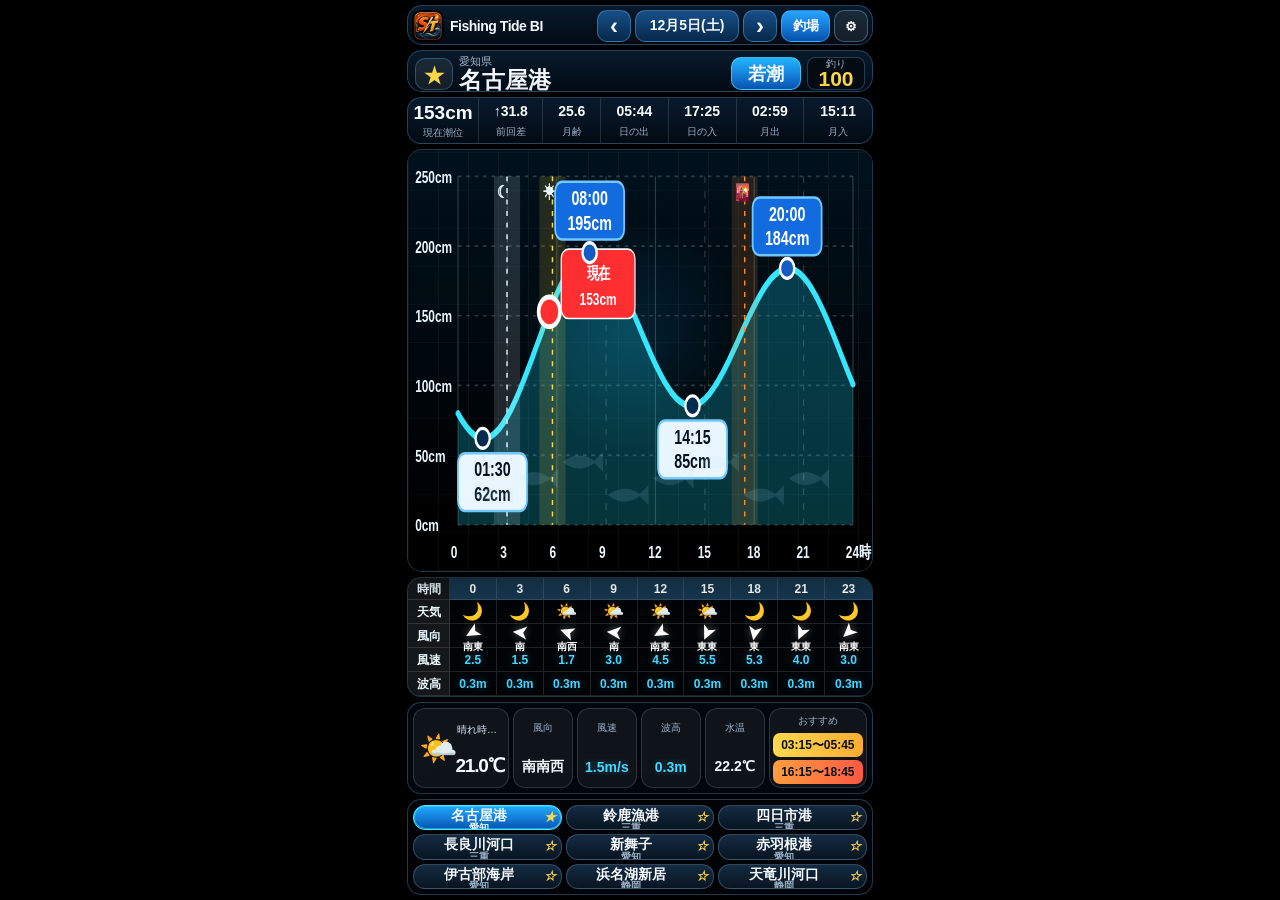
<file: fishing-tide-bi-surf-spots-safety-onefile.html>
<!doctype html>
<html lang="ja">
<head>
<meta charset="utf-8" />
<meta name="viewport" content="width=device-width, initial-scale=1, viewport-fit=cover" />
<meta name="theme-color" content="#000000" />
<title>Fishing Tide BI サーフ強化版</title>
<link rel="manifest" href="manifest.webmanifest">
<link rel="apple-touch-icon" href="apple-touch-[data-uri]">
<link rel="icon" href="[data-uri]">
<link rel="preconnect" href="https://api.open-meteo.com">
<link rel="preconnect" href="https://marine-api.open-meteo.com">
<style>
:root{
  --bg:#000; --panel:#071525; --panel2:#0b2238; --line:rgba(120,195,255,.28);
  --text:#f6fbff; --muted:#9fb3c7; --cyan:#36e6ff; --blue:#1597ff;
  --yellow:#ffd84a; --orange:#ff9838; --red:#ff3947; --green:#60ffa8;
}
*{box-sizing:border-box;-webkit-tap-highlight-color:transparent}
html,body{height:100%;margin:0;background:#000;color:var(--text);font-family:-apple-system,BlinkMacSystemFont,"Segoe UI","Hiragino Sans","Hiragino Kaku Gothic ProN",Meiryo,sans-serif;overscroll-behavior:none}
body{display:grid;place-items:center;overflow:hidden}
button,input,select{font:inherit;color:inherit} button{border:0;cursor:pointer} button:disabled{opacity:.45;cursor:not-allowed}
.appShell{width:min(100vw,480px);height:100dvh;max-height:980px;min-height:620px;overflow:hidden;background:#000;padding:calc(env(safe-area-inset-top) + 5px) 7px calc(env(safe-area-inset-bottom) + 5px);display:grid;gap:5px;grid-template-rows:40px 42px 47px minmax(210px,1fr) 120px 92px 96px}
.topbar,.pointbar,.statusStrip,.chartCard,.hourlyCard,.nowCard,.pointsPanel{background:linear-gradient(180deg,rgba(8,27,45,.96),rgba(3,12,22,.98));border:1px solid var(--line);box-shadow:0 8px 30px rgba(0,0,0,.35)}
.topbar{display:grid;grid-template-columns:1fr 34px 104px 34px 49px 34px;gap:4px;align-items:center;border-radius:15px;padding:4px}.brand{display:flex;align-items:center;gap:6px;min-width:0;font-weight:900;letter-spacing:-.03em;white-space:nowrap;overflow:hidden}.brandIcon{width:32px;height:32px;border-radius:9px;object-fit:cover}.brand span{font-size:14px;overflow:hidden;text-overflow:ellipsis}.roundBtn,.dateBtn,.smallBtn{height:32px;border-radius:10px;border:1px solid rgba(141,205,255,.35);background:linear-gradient(180deg,#174f88,#082a4d);font-weight:900}.roundBtn{font-size:24px;line-height:1}.dateBtn{font-size:14px}.smallBtn{font-size:13px;padding:0 8px;background:rgba(255,255,255,.08)}.primary{background:linear-gradient(180deg,#24a5ff,#0755b4)!important;color:#fff}
.pointbar{border-radius:15px;display:grid;grid-template-columns:38px 1fr 70px 58px;gap:6px;align-items:center;padding:5px 7px}.favBtn{height:32px;border-radius:10px;background:rgba(255,255,255,.08);border:1px solid var(--line);font-size:23px;color:var(--yellow)}.pointTitle{min-width:0;line-height:1.05}.pointTitle span{display:block;color:var(--muted);font-size:11px}.pointTitle strong{font-size:23px;display:block;white-space:nowrap;overflow:hidden;text-overflow:ellipsis}.tideBadge{height:33px;border-radius:10px;display:grid;place-items:center;font-size:18px;font-weight:900;background:linear-gradient(180deg,#22b3ff,#0958b9);border:1px solid rgba(89,229,255,.65)}.miniScore{height:33px;border-radius:8px;border:1px solid var(--line);background:#050b12;display:grid;place-items:center;line-height:.9}.miniScore span{font-size:10px;color:var(--muted)}.miniScore b{font-size:21px;color:var(--yellow)}
.statusStrip{display:grid;grid-template-columns:1.05fr .95fr .85fr repeat(4,1fr);border-radius:14px;overflow:hidden}.statusStrip div{display:grid;place-items:center;line-height:1.04;border-right:1px solid rgba(255,255,255,.13);padding:2px 0}.statusStrip div:last-child{border-right:0}.statusStrip b{font-size:14px}.statusStrip div:first-child b{font-size:19px}.statusStrip span{font-size:10px;color:var(--muted)}
.chartCard{position:relative;border-radius:15px;overflow:hidden;background:#000;min-height:0}.chartCard:before{content:"";position:absolute;inset:0;background:radial-gradient(circle at 48% 44%,rgba(33,178,255,.15),transparent 34%),linear-gradient(180deg,#001320,#000 90%);opacity:.95}.chartCard:after{content:"";position:absolute;inset:0;background:repeating-linear-gradient(90deg,rgba(255,255,255,.06) 0 1px,transparent 1px 30px),repeating-linear-gradient(0deg,rgba(255,255,255,.04) 0 1px,transparent 1px 38px);opacity:.75}#tideSvg{position:relative;z-index:1;width:100%;height:100%;display:block}.axisText{font-size:10px;fill:#eaf8ff;font-weight:800}.smallText{font-size:9px;fill:#cde9ff}.labelText{font-size:12px;fill:#06111f;font-weight:900}.calloutTime{font-size:12px;fill:#fff;font-weight:900}.calloutCm{font-size:12px;fill:#06111f;font-weight:900}.currentText{font-size:10px;fill:#fff;font-weight:900}.fish{fill:rgba(178,226,255,.13)}
.hourlyCard{border-radius:14px;overflow:hidden;background:#010407}.hourlyGrid{height:100%;display:grid;grid-template-columns:42px repeat(9,1fr);grid-template-rows:22px 24px 24px 24px 24px 24px}.hourlyGrid>div{display:grid;place-items:center;border-right:1px solid rgba(255,255,255,.12);border-bottom:1px solid rgba(255,255,255,.12);font-size:12px;line-height:1.0;min-width:0}.hourlyGrid>div:nth-child(10n){border-right:0}.rowHead{background:rgba(255,255,255,.08);color:#eaf8ff;font-weight:900}.hourCell{font-weight:900;color:#fff;background:rgba(44,106,149,.5)}.weatherCell{font-size:17px!important}.arrow{font-size:18px;color:#fff;text-shadow:0 0 8px rgba(255,255,255,.4);display:inline-block}.numCell{font-weight:800;color:#fff}.waveCell{color:#a9eaff;font-weight:800}.tempCell{color:#ffd88d;font-weight:800}
.safeBlue{color:#48d7ff!important;text-shadow:0 0 8px rgba(72,215,255,.35)}
.safeYellow{color:#ffd84a!important;text-shadow:0 0 8px rgba(255,216,74,.35)}
.safeRed{color:#ff3947!important;text-shadow:0 0 8px rgba(255,57,71,.5)}

.nowCard{border-radius:14px;display:grid;grid-template-columns:1.25fr repeat(4,.78fr) 1.28fr;gap:4px;padding:5px;background:#02070d;min-width:0}
.nowCard>*{min-width:0;overflow:hidden}.weatherNow,.metric,.bestBox{border:1px solid rgba(255,255,255,.14);background:rgba(255,255,255,.055);border-radius:12px;display:grid;place-items:center;text-align:center;min-width:0}.weatherNow{grid-template-columns:38px 1fr;grid-template-rows:1fr 1fr;padding:3px 5px}.weatherNow div{grid-row:1/3;font-size:31px}.weatherNow span{font-size:10px;color:#dcecff;white-space:nowrap;overflow:hidden;text-overflow:ellipsis;max-width:100%}.weatherNow b{font-size:19px;letter-spacing:-.06em;white-space:nowrap;overflow:hidden;text-overflow:clip}.metric span,.bestBox span{font-size:10px;color:var(--muted)}.metric b{font-size:14px;white-space:nowrap;overflow:hidden;text-overflow:clip}.bestBox{grid-template-columns:1fr;grid-template-rows:18px 1fr 1fr;padding:3px;gap:3px}.bestBox b{height:24px;width:100%;border-radius:7px;background:linear-gradient(90deg,#ffd94d,#ffac30);display:grid;place-items:center;color:#06111f;font-size:12px;white-space:nowrap;overflow:hidden}.bestBox b:last-child{background:linear-gradient(90deg,#ff9e40,#ff5a43)}
.pointsPanel{border-radius:14px;padding:5px;overflow:hidden;background:#010306}.pointGrid{height:100%;display:grid;grid-template-columns:repeat(3,1fr);gap:4px}.pointBtn{position:relative;display:grid;place-items:center;text-align:center;line-height:1.05;border-radius:12px;background:linear-gradient(180deg,#142b42,#081521);border:1px solid rgba(170,220,255,.25);font-size:14px;font-weight:900;padding:2px 22px 2px 5px;overflow:hidden}.pointBtn.active{background:linear-gradient(180deg,#20aaff,#0754b3);border-color:#4be6ff;box-shadow:0 0 0 1px rgba(54,230,255,.5) inset}.pointBtn .pin{position:absolute;right:5px;top:5px;color:var(--yellow);font-size:12px}.pointBtn small{font-size:10px;color:var(--muted);display:block}.pointBtn.active small{color:#e9f7ff}
.mapDialog,.settingsDialog{border:0;padding:0;margin:auto;background:transparent;color:var(--text);width:min(100vw,480px);height:100dvh;max-height:980px}.mapDialog::backdrop,.settingsDialog::backdrop{background:rgba(0,0,0,.78);backdrop-filter:blur(5px)}.mapPanel{height:100%;padding:calc(env(safe-area-inset-top) + 7px) 7px calc(env(safe-area-inset-bottom) + 7px);background:#000;display:grid;gap:6px;grid-template-rows:40px 42px 38px 34px 74px minmax(280px,1fr)}.mapHead{display:grid;grid-template-columns:70px 1fr 74px;gap:6px;align-items:center}.mapHead strong{text-align:center;font-size:18px}.spotLead{margin:0;border:1px solid var(--line);background:linear-gradient(180deg,#0a2034,#02070d);border-radius:13px;padding:8px 10px;color:#cfe5f8;font-size:12px;font-weight:800;line-height:1.35}.prefChips,.typeChips{display:grid;gap:5px}.prefChips{grid-template-columns:repeat(6,1fr)}.typeChips{grid-template-columns:repeat(6,1fr)}.chip{height:100%;border-radius:10px;border:1px solid var(--line);background:#081725;font-size:12px;font-weight:900}.chip.active{background:linear-gradient(180deg,#23aaff,#0754b3);border-color:#50e9ff}.mapInfo{display:grid;grid-template-columns:1fr 74px 70px;gap:6px;align-items:center;border:1px solid var(--line);background:linear-gradient(180deg,#0a2034,#02070d);border-radius:15px;padding:7px}.mapInfo b{display:block;font-size:17px;white-space:nowrap;overflow:hidden;text-overflow:ellipsis}.mapInfo span{display:block;font-size:11px;color:var(--muted);white-space:nowrap;overflow:hidden;text-overflow:ellipsis}.yellowBtn{height:44px;border-radius:11px;background:linear-gradient(180deg,#ffe357,#ffba20);color:#07111d;font-size:16px;font-weight:900}.spotList{overflow:auto;border:1px solid var(--line);border-radius:15px;background:#02070d;padding:5px;display:grid;gap:5px;align-content:start}.spotItem{min-height:48px;border-radius:11px;border:1px solid rgba(255,255,255,.12);background:#081725;display:grid;grid-template-columns:1fr auto;align-items:center;gap:5px;padding:6px 8px;text-align:left}.spotItem b{font-size:15px}.spotItem span{display:block;font-size:11px;color:var(--muted)}.spotItem.active{border-color:#54eaff;background:#082f55}.distance{font-size:12px;color:var(--yellow);font-weight:900}.spotTypeSurf{color:#ffd84a!important}.spotTypeRiver{color:#60ffa8!important}.spotTypePort{color:#a9eaff!important}
.settingsPanel{height:auto;max-height:86dvh;margin:7dvh 8px 0;padding:14px;border-radius:18px;background:#071525;border:1px solid var(--line);display:grid;gap:10px}.dialogHead{display:grid;grid-template-columns:1fr 42px;align-items:center}.dialogHead strong{font-size:20px}.dialogHead button{height:36px;border-radius:10px;background:rgba(255,255,255,.1);font-size:22px}.hint{margin:0;color:#c4d8eb;font-size:13px;line-height:1.45}.manageList{display:grid;gap:6px;max-height:48dvh;overflow:auto}.manageRow{display:grid;grid-template-columns:1fr 54px;gap:6px;align-items:center}.manageName{border:1px solid rgba(255,255,255,.13);background:rgba(255,255,255,.06);border-radius:11px;padding:9px 10px;font-weight:900}.deleteBtn{height:42px;border-radius:11px;background:#c83043;font-weight:900}.wideBtn{height:48px;border-radius:13px;background:#132b43;border:1px solid var(--line);font-weight:900}
@media (max-height:760px){.appShell{grid-template-rows:38px 40px 42px minmax(170px,1fr) 112px 84px 88px;gap:4px}.pointTitle strong{font-size:20px}.statusStrip b{font-size:12px}.chartCard{border-radius:13px}.hourlyGrid{grid-template-rows:20px 22px 22px 22px 22px 22px}.nowCard{grid-template-columns:1.18fr repeat(4,.72fr) 1.25fr}.weatherNow b{font-size:17px}.metric b{font-size:12px}.bestBox b{font-size:11px}.pointBtn{font-size:12px}.mapPanel{grid-template-rows:38px 38px 34px 31px 66px minmax(170px,1fr)}}

</style>
</head>
<body>
  <main class="appShell" aria-label="Fishing Tide BI">
    <header class="topbar">
      <div class="brand"><img src="[data-uri]" class="brandIcon" alt="ST釣り潮"><span>Fishing Tide BI</span></div>
      <button id="prevDay" class="roundBtn" aria-label="前日">‹</button>
      <button id="dateButton" class="dateBtn">--</button>
      <button id="nextDay" class="roundBtn" aria-label="翌日">›</button>
      <button id="mapOpen" class="smallBtn primary">釣場</button>
      <button id="settingsOpen" class="smallBtn">⚙</button>
    </header>

    <section class="pointbar">
      <button id="favButton" class="favBtn" aria-label="お気に入り">☆</button>
      <div class="pointTitle"><span id="prefName">--</span><strong id="pointName">--</strong></div>
      <div class="tideBadge" id="tideType">--</div>
      <div class="miniScore"><span>釣り</span><b id="scoreBadge">--</b></div>
    </section>

    <section class="statusStrip">
      <div><b id="currentTide">--</b><span>現在潮位</span></div>
      <div><b id="tideDiff">--</b><span>前回差</span></div>
      <div><b id="moonAge">--</b><span>月齢</span></div>
      <div><b id="sunrise">--:--</b><span>日の出</span></div>
      <div><b id="sunset">--:--</b><span>日の入</span></div>
      <div><b id="moonrise">--:--</b><span>月出</span></div>
      <div><b id="moonset">--:--</b><span>月入</span></div>
    </section>

    <section class="chartCard" aria-label="タイドグラフ">
      <svg id="tideSvg" viewBox="0 0 390 255" preserveAspectRatio="none"></svg>
    </section>

    <section class="hourlyCard" aria-label="時間別 天気 風 波">
      <div id="hourlyGrid" class="hourlyGrid"></div>
    </section>

    <section class="nowCard">
      <div class="weatherNow"><div id="weatherIcon">--</div><span id="weatherText">取得中</span><b id="temperature">--℃</b></div>
      <div class="metric"><span>風向</span><b id="windDir">--</b></div>
      <div class="metric"><span>風速</span><b id="windSpeed">--</b></div>
      <div class="metric"><span>波高</span><b id="waveHeight">--</b></div>
      <div class="metric"><span>水温</span><b id="waterTemp">--</b></div>
      <div class="bestBox"><span>おすすめ</span><b id="bestTime1">--:--〜--:--</b><b id="bestTime2">--:--〜--:--</b></div>
    </section>

    <section class="pointsPanel">
      <div id="pointGrid" class="pointGrid"></div>
    </section>
  </main>

  <dialog id="mapDialog" class="mapDialog">
    <div class="mapPanel spotSelectPanel">
      <div class="mapHead">
        <button id="mapClose" class="smallBtn">閉じる</button>
        <strong>釣り場候補から登録</strong>
        <button id="nearButton" class="smallBtn primary">近い順</button>
      </div>
      <p class="spotLead">地図は使わず、県・種類・釣り場名から選びます。選択すると緯度・経度は自動で入ります。</p>
      <div class="prefChips" id="prefChips"></div>
      <div class="typeChips" id="typeChips"></div>
      <div class="mapInfo spotChoiceInfo">
        <div><b id="mapSpotName">釣り場を選択</b><span id="mapSpotMeta">愛知・三重・静岡のサーフを増やしています</span></div>
        <button id="registerMapSpot" class="yellowBtn" disabled>登録</button>
        <button id="openGoogleMap" class="smallBtn" disabled>確認</button>
      </div>
      <div class="spotList" id="spotList"></div>
    </div>
  </dialog>

  <dialog id="settingsDialog" class="settingsDialog">
    <form method="dialog" class="settingsPanel">
      <div class="dialogHead"><strong>マイポイント管理</strong><button value="close">×</button></div>
      <p class="hint">9地点までホーム画面に表示します。釣り場候補から選ぶと、空きがあれば追加、満杯なら現在表示中の地点と入れ替えます。</p>
      <div id="manageList" class="manageList"></div>
      <button id="resetPoints" type="button" value="" class="wideBtn">初期9地点に戻す</button>
      <button value="close" class="wideBtn">閉じる</button>
    </form>
  </dialog>

<script>
'use strict';

const PREFS = ['愛知県','三重県','静岡県','和歌山県','福井県','石川県'];
const TYPES = ['すべて','サーフ','河口','港','海釣り公園','堤防'];

const SPOTS = [
  // 愛知県
  {name:'名古屋港', prefecture:'愛知県', area:'名古屋市', type:'港', lat:35.073, lon:136.881, amp:67, base:132, phase:.15},
  {name:'山崎川河口', prefecture:'愛知県', area:'名古屋市', type:'河口', lat:35.080, lon:136.884, amp:65, base:130, phase:.15},
  {name:'新舞子', prefecture:'愛知県', area:'知多市', type:'堤防', lat:34.949, lon:136.825, amp:62, base:126, phase:.08},
  {name:'常滑港', prefecture:'愛知県', area:'常滑市', type:'港', lat:34.887, lon:136.831, amp:60, base:124, phase:.04},
  {name:'りんくう釣り護岸', prefecture:'愛知県', area:'常滑市', type:'堤防', lat:34.886, lon:136.823, amp:60, base:124, phase:.04},
  {name:'碧南海釣り広場', prefecture:'愛知県', area:'碧南市', type:'海釣り公園', lat:34.844, lon:136.980, amp:58, base:121, phase:-.02},
  {name:'衣浦港', prefecture:'愛知県', area:'半田市', type:'港', lat:34.876, lon:136.960, amp:60, base:123, phase:-.02},
  {name:'亀崎港', prefecture:'愛知県', area:'半田市', type:'港', lat:34.922, lon:136.962, amp:61, base:124, phase:-.01},
  {name:'一色漁港', prefecture:'愛知県', area:'西尾市', type:'港', lat:34.789, lon:137.014, amp:56, base:118, phase:-.10},
  {name:'西浦港', prefecture:'愛知県', area:'蒲郡市', type:'港', lat:34.778, lon:137.176, amp:55, base:115, phase:-.18},
  {name:'豊浜釣り桟橋', prefecture:'愛知県', area:'南知多町', type:'海釣り公園', lat:34.702, lon:136.927, amp:55, base:113, phase:-.18},
  {name:'師崎港', prefecture:'愛知県', area:'南知多町', type:'港', lat:34.700, lon:136.974, amp:54, base:112, phase:-.20},
  {name:'伊良湖港', prefecture:'愛知県', area:'田原市', type:'港', lat:34.584, lon:137.018, amp:52, base:105, phase:-.35},
  {name:'赤羽根港', prefecture:'愛知県', area:'田原市', type:'港', lat:34.609, lon:137.198, amp:50, base:103, phase:-.55},
  {name:'小松原海岸', prefecture:'愛知県', area:'豊橋市', type:'サーフ', lat:34.676, lon:137.394, amp:48, base:100, phase:-.72},
  {name:'伊古部海岸', prefecture:'愛知県', area:'豊橋市', type:'サーフ', lat:34.668, lon:137.437, amp:48, base:100, phase:-.74},
  {name:'表浜海岸', prefecture:'愛知県', area:'豊橋市', type:'サーフ', lat:34.667, lon:137.465, amp:48, base:100, phase:-.76},
  {name:'佐久島西港', prefecture:'愛知県', area:'西尾市', type:'港', lat:34.728, lon:137.037, amp:54, base:114, phase:-.14},

  // 三重県
  {name:'鈴鹿漁港', prefecture:'三重県', area:'鈴鹿市', type:'港', lat:34.840, lon:136.606, amp:64, base:124, phase:.18},
  {name:'白子漁港', prefecture:'三重県', area:'鈴鹿市', type:'港', lat:34.833, lon:136.600, amp:64, base:123, phase:.18},
  {name:'千代崎漁港', prefecture:'三重県', area:'鈴鹿市', type:'港', lat:34.857, lon:136.616, amp:64, base:124, phase:.18},
  {name:'四日市港', prefecture:'三重県', area:'四日市市', type:'港', lat:34.948, lon:136.653, amp:66, base:130, phase:.22},
  {name:'霞ヶ浦ふ頭', prefecture:'三重県', area:'四日市市', type:'堤防', lat:34.982, lon:136.660, amp:66, base:130, phase:.22},
  {name:'磯津漁港', prefecture:'三重県', area:'四日市市', type:'港', lat:34.905, lon:136.640, amp:65, base:128, phase:.20},
  {name:'長良川河口', prefecture:'三重県', area:'桑名市', type:'河口', lat:35.049, lon:136.700, amp:68, base:136, phase:.25},
  {name:'木曽川河口', prefecture:'三重県', area:'桑名市', type:'河口', lat:35.041, lon:136.722, amp:68, base:136, phase:.25},
  {name:'津ヨットハーバー', prefecture:'三重県', area:'津市', type:'堤防', lat:34.704, lon:136.534, amp:62, base:116, phase:.05},
  {name:'香良洲海岸', prefecture:'三重県', area:'津市', type:'サーフ', lat:34.661, lon:136.537, amp:60, base:114, phase:0},
  {name:'日本鋼管突堤', prefecture:'三重県', area:'津市', type:'堤防', lat:34.641, lon:136.541, amp:60, base:113, phase:-.02},
  {name:'松阪港', prefecture:'三重県', area:'松阪市', type:'港', lat:34.589, lon:136.570, amp:59, base:112, phase:-.05},
  {name:'鳥羽港', prefecture:'三重県', area:'鳥羽市', type:'港', lat:34.486, lon:136.846, amp:52, base:106, phase:-.22},
  {name:'答志島', prefecture:'三重県', area:'鳥羽市', type:'堤防', lat:34.520, lon:136.891, amp:51, base:105, phase:-.25},
  {name:'古和浦', prefecture:'三重県', area:'南伊勢町', type:'港', lat:34.229, lon:136.521, amp:48, base:100, phase:-.45},
  {name:'尾鷲港', prefecture:'三重県', area:'尾鷲市', type:'港', lat:34.072, lon:136.208, amp:46, base:96, phase:-.60},
  {name:'熊野大泊海岸', prefecture:'三重県', area:'熊野市', type:'サーフ', lat:33.900, lon:136.124, amp:45, base:95, phase:-.70},

  // 静岡県
  {name:'浜名湖新居', prefecture:'静岡県', area:'湖西市', type:'海釣り公園', lat:34.690, lon:137.563, amp:46, base:94, phase:-.75},
  {name:'新居海釣公園', prefecture:'静岡県', area:'湖西市', type:'海釣り公園', lat:34.689, lon:137.564, amp:46, base:94, phase:-.75},
  {name:'今切口', prefecture:'静岡県', area:'湖西市', type:'堤防', lat:34.682, lon:137.591, amp:47, base:95, phase:-.78},
  {name:'舞阪港', prefecture:'静岡県', area:'浜松市', type:'港', lat:34.682, lon:137.617, amp:47, base:95, phase:-.80},
  {name:'弁天島', prefecture:'静岡県', area:'浜松市', type:'堤防', lat:34.693, lon:137.604, amp:47, base:95, phase:-.78},
  {name:'天竜川河口', prefecture:'静岡県', area:'浜松市', type:'河口', lat:34.650, lon:137.817, amp:50, base:100, phase:-1.06},
  {name:'福田漁港', prefecture:'静岡県', area:'磐田市', type:'港', lat:34.670, lon:137.922, amp:50, base:100, phase:-1.15},
  {name:'太田川河口', prefecture:'静岡県', area:'磐田市', type:'河口', lat:34.666, lon:137.905, amp:50, base:100, phase:-1.15},
  {name:'御前崎港', prefecture:'静岡県', area:'御前崎市', type:'港', lat:34.605, lon:138.218, amp:48, base:98, phase:-1.35},
  {name:'相良海岸', prefecture:'静岡県', area:'牧之原市', type:'サーフ', lat:34.689, lon:138.219, amp:48, base:98, phase:-1.30},
  {name:'焼津港', prefecture:'静岡県', area:'焼津市', type:'港', lat:34.866, lon:138.327, amp:46, base:96, phase:-1.45},
  {name:'用宗港', prefecture:'静岡県', area:'静岡市', type:'港', lat:34.920, lon:138.361, amp:46, base:96, phase:-1.50},
  {name:'清水港', prefecture:'静岡県', area:'静岡市', type:'港', lat:35.019, lon:138.502, amp:44, base:94, phase:-1.55},
  {name:'三保海岸', prefecture:'静岡県', area:'静岡市', type:'サーフ', lat:35.000, lon:138.522, amp:44, base:94, phase:-1.55},
  {name:'沼津港', prefecture:'静岡県', area:'沼津市', type:'港', lat:35.084, lon:138.860, amp:42, base:90, phase:-1.80},
  {name:'静浦港', prefecture:'静岡県', area:'沼津市', type:'港', lat:35.034, lon:138.898, amp:42, base:90, phase:-1.82},
  {name:'熱海港', prefecture:'静岡県', area:'熱海市', type:'港', lat:35.095, lon:139.076, amp:40, base:88, phase:-1.96},
  {name:'伊東港', prefecture:'静岡県', area:'伊東市', type:'港', lat:34.973, lon:139.099, amp:40, base:88, phase:-2.0},

  // 和歌山県
  {name:'紀ノ川河口', prefecture:'和歌山県', area:'和歌山市', type:'河口', lat:34.230, lon:135.117, amp:52, base:103, phase:.35},
  {name:'青岸', prefecture:'和歌山県', area:'和歌山市', type:'堤防', lat:34.218, lon:135.133, amp:52, base:103, phase:.34},
  {name:'加太港', prefecture:'和歌山県', area:'和歌山市', type:'港', lat:34.277, lon:135.072, amp:50, base:101, phase:.30},
  {name:'田ノ浦漁港', prefecture:'和歌山県', area:'和歌山市', type:'港', lat:34.185, lon:135.164, amp:52, base:102, phase:.30},
  {name:'雑賀崎漁港', prefecture:'和歌山県', area:'和歌山市', type:'港', lat:34.188, lon:135.148, amp:52, base:102, phase:.30},
  {name:'和歌山マリーナシティ', prefecture:'和歌山県', area:'和歌山市', type:'海釣り公園', lat:34.153, lon:135.179, amp:52, base:102, phase:.27},
  {name:'海南港', prefecture:'和歌山県', area:'海南市', type:'港', lat:34.158, lon:135.203, amp:52, base:102, phase:.25},
  {name:'下津港', prefecture:'和歌山県', area:'海南市', type:'港', lat:34.113, lon:135.153, amp:51, base:101, phase:.22},
  {name:'有田川河口', prefecture:'和歌山県', area:'有田市', type:'河口', lat:34.083, lon:135.106, amp:50, base:100, phase:.20},
  {name:'湯浅広港', prefecture:'和歌山県', area:'湯浅町', type:'港', lat:34.035, lon:135.167, amp:50, base:100, phase:.16},
  {name:'由良海つり公園', prefecture:'和歌山県', area:'由良町', type:'海釣り公園', lat:33.977, lon:135.088, amp:49, base:99, phase:.08},
  {name:'日高港', prefecture:'和歌山県', area:'御坊市', type:'港', lat:33.882, lon:135.152, amp:48, base:98, phase:0},
  {name:'煙樹ヶ浜', prefecture:'和歌山県', area:'美浜町', type:'サーフ', lat:33.886, lon:135.104, amp:48, base:98, phase:0},
  {name:'天神崎', prefecture:'和歌山県', area:'田辺市', type:'堤防', lat:33.725, lon:135.340, amp:46, base:96, phase:-.18},
  {name:'串本港', prefecture:'和歌山県', area:'串本町', type:'港', lat:33.472, lon:135.784, amp:44, base:94, phase:-.55},
  {name:'勝浦港', prefecture:'和歌山県', area:'那智勝浦町', type:'港', lat:33.625, lon:135.941, amp:44, base:94, phase:-.68},

  // 福井県
  {name:'敦賀新港', prefecture:'福井県', area:'敦賀市', type:'港', lat:35.672, lon:136.064, amp:22, base:38, phase:.20},
  {name:'敦賀港', prefecture:'福井県', area:'敦賀市', type:'港', lat:35.657, lon:136.073, amp:22, base:38, phase:.20},
  {name:'気比の松原', prefecture:'福井県', area:'敦賀市', type:'サーフ', lat:35.651, lon:136.055, amp:22, base:38, phase:.18},
  {name:'菅浜漁港', prefecture:'福井県', area:'美浜町', type:'港', lat:35.646, lon:135.944, amp:21, base:37, phase:.12},
  {name:'日向湖', prefecture:'福井県', area:'美浜町', type:'堤防', lat:35.616, lon:135.896, amp:21, base:37, phase:.08},
  {name:'小浜港', prefecture:'福井県', area:'小浜市', type:'港', lat:35.492, lon:135.746, amp:21, base:37, phase:-.04},
  {name:'阿納漁港', prefecture:'福井県', area:'小浜市', type:'港', lat:35.542, lon:135.727, amp:21, base:37, phase:-.05},
  {name:'若狭大島', prefecture:'福井県', area:'おおい町', type:'堤防', lat:35.525, lon:135.645, amp:21, base:36, phase:-.08},
  {name:'音海大波止', prefecture:'福井県', area:'高浜町', type:'堤防', lat:35.526, lon:135.507, amp:21, base:36, phase:-.14},
  {name:'高浜漁港', prefecture:'福井県', area:'高浜町', type:'港', lat:35.495, lon:135.551, amp:21, base:36, phase:-.12},
  {name:'越前海岸', prefecture:'福井県', area:'越前町', type:'堤防', lat:35.974, lon:135.977, amp:22, base:38, phase:.28},
  {name:'梅浦漁港', prefecture:'福井県', area:'越前町', type:'港', lat:35.963, lon:135.965, amp:22, base:38, phase:.26},
  {name:'鷹巣漁港', prefecture:'福井県', area:'福井市', type:'港', lat:36.102, lon:136.060, amp:23, base:39, phase:.35},
  {name:'三国港', prefecture:'福井県', area:'坂井市', type:'港', lat:36.217, lon:136.145, amp:23, base:40, phase:.42},
  {name:'九頭竜川河口', prefecture:'福井県', area:'坂井市', type:'河口', lat:36.224, lon:136.147, amp:23, base:40, phase:.42},

  // 石川県
  {name:'金沢港', prefecture:'石川県', area:'金沢市', type:'港', lat:36.616, lon:136.603, amp:24, base:42, phase:.52},
  {name:'大野川河口', prefecture:'石川県', area:'金沢市', type:'河口', lat:36.608, lon:136.601, amp:24, base:42, phase:.52},
  {name:'犀川河口', prefecture:'石川県', area:'金沢市', type:'河口', lat:36.586, lon:136.585, amp:24, base:42, phase:.50},
  {name:'内灘放水路', prefecture:'石川県', area:'内灘町', type:'河口', lat:36.653, lon:136.625, amp:24, base:42, phase:.55},
  {name:'手取川河口', prefecture:'石川県', area:'白山市', type:'河口', lat:36.516, lon:136.522, amp:24, base:41, phase:.48},
  {name:'安宅海岸', prefecture:'石川県', area:'小松市', type:'サーフ', lat:36.406, lon:136.408, amp:23, base:41, phase:.42},
  {name:'橋立漁港', prefecture:'石川県', area:'加賀市', type:'港', lat:36.330, lon:136.315, amp:23, base:40, phase:.36},
  {name:'千里浜', prefecture:'石川県', area:'羽咋市', type:'サーフ', lat:36.913, lon:136.779, amp:24, base:42, phase:.65},
  {name:'七尾港', prefecture:'石川県', area:'七尾市', type:'港', lat:37.047, lon:136.963, amp:19, base:35, phase:.72},
  {name:'能登島', prefecture:'石川県', area:'七尾市', type:'堤防', lat:37.126, lon:136.999, amp:19, base:35, phase:.75},
  {name:'穴水湾', prefecture:'石川県', area:'穴水町', type:'港', lat:37.229, lon:136.906, amp:19, base:35, phase:.77},
  {name:'富来漁港', prefecture:'石川県', area:'志賀町', type:'港', lat:37.141, lon:136.716, amp:22, base:39, phase:.75},
  {name:'輪島港', prefecture:'石川県', area:'輪島市', type:'港', lat:37.401, lon:136.900, amp:22, base:39, phase:.88},
  {name:'宇出津港', prefecture:'石川県', area:'能登町', type:'港', lat:37.306, lon:137.148, amp:20, base:36, phase:.92},
  {name:'珠洲飯田港', prefecture:'石川県', area:'珠洲市', type:'港', lat:37.436, lon:137.262, amp:20, base:36, phase:1.0},

  // 愛知県 サーフ追加
  {name:'寺沢海岸', prefecture:'愛知県', area:'豊橋市', type:'サーフ', lat:34.670, lon:137.410, amp:48, base:100, phase:-.73},
  {name:'細谷海岸', prefecture:'愛知県', area:'豊橋市', type:'サーフ', lat:34.660, lon:137.490, amp:48, base:100, phase:-.77},
  {name:'七根海岸', prefecture:'愛知県', area:'豊橋市', type:'サーフ', lat:34.666, lon:137.447, amp:48, base:100, phase:-.75},
  {name:'高塚海岸', prefecture:'愛知県', area:'豊橋市', type:'サーフ', lat:34.661, lon:137.523, amp:48, base:100, phase:-.79},
  {name:'田原サーフ', prefecture:'愛知県', area:'田原市', type:'サーフ', lat:34.619, lon:137.181, amp:50, base:103, phase:-.55},
  {name:'赤羽根ロングビーチ', prefecture:'愛知県', area:'田原市', type:'サーフ', lat:34.603, lon:137.192, amp:50, base:103, phase:-.55},
  {name:'若見海岸', prefecture:'愛知県', area:'田原市', type:'サーフ', lat:34.598, lon:137.252, amp:49, base:102, phase:-.60},
  {name:'堀切海岸', prefecture:'愛知県', area:'田原市', type:'サーフ', lat:34.594, lon:137.081, amp:51, base:104, phase:-.42},
  {name:'日出の石門', prefecture:'愛知県', area:'田原市', type:'サーフ', lat:34.593, lon:137.100, amp:51, base:104, phase:-.43},
  {name:'伊良湖西の浜', prefecture:'愛知県', area:'田原市', type:'サーフ', lat:34.608, lon:137.003, amp:52, base:105, phase:-.35},

  // 三重県 サーフ追加・伊勢方面強化
  {name:'御殿場海岸', prefecture:'三重県', area:'津市', type:'サーフ', lat:34.705, lon:136.529, amp:62, base:116, phase:.04},
  {name:'阿漕浦海岸', prefecture:'三重県', area:'津市', type:'サーフ', lat:34.697, lon:136.531, amp:62, base:116, phase:.04},
  {name:'町屋浦海岸', prefecture:'三重県', area:'津市', type:'サーフ', lat:34.738, lon:136.528, amp:63, base:118, phase:.06},
  {name:'松名瀬海岸', prefecture:'三重県', area:'松阪市', type:'サーフ', lat:34.587, lon:136.590, amp:59, base:112, phase:-.05},
  {name:'大淀海岸', prefecture:'三重県', area:'明和町', type:'サーフ', lat:34.553, lon:136.627, amp:58, base:111, phase:-.09},
  {name:'明和サーフ', prefecture:'三重県', area:'明和町', type:'サーフ', lat:34.549, lon:136.650, amp:58, base:111, phase:-.10},
  {name:'有滝海岸', prefecture:'三重県', area:'伊勢市', type:'サーフ', lat:34.523, lon:136.684, amp:56, base:109, phase:-.14},
  {name:'村松海岸', prefecture:'三重県', area:'伊勢市', type:'サーフ', lat:34.514, lon:136.704, amp:56, base:109, phase:-.16},
  {name:'二見浦', prefecture:'三重県', area:'伊勢市', type:'サーフ', lat:34.508, lon:136.785, amp:54, base:107, phase:-.20},
  {name:'宮川河口', prefecture:'三重県', area:'伊勢市', type:'河口', lat:34.512, lon:136.710, amp:56, base:109, phase:-.16},
  {name:'五十鈴川河口', prefecture:'三重県', area:'伊勢市', type:'河口', lat:34.501, lon:136.770, amp:54, base:107, phase:-.20},
  {name:'国府の浜', prefecture:'三重県', area:'志摩市', type:'サーフ', lat:34.356, lon:136.884, amp:50, base:104, phase:-.30},
  {name:'市後浜', prefecture:'三重県', area:'志摩市', type:'サーフ', lat:34.350, lon:136.864, amp:50, base:104, phase:-.31},
  {name:'甲賀浜', prefecture:'三重県', area:'志摩市', type:'サーフ', lat:34.338, lon:136.849, amp:50, base:104, phase:-.32},
  {name:'南張海浜公園', prefecture:'三重県', area:'南伊勢町', type:'サーフ', lat:34.270, lon:136.657, amp:48, base:100, phase:-.42},

  // 静岡県 サーフ追加
  {name:'新居サーフ', prefecture:'静岡県', area:'湖西市', type:'サーフ', lat:34.669, lon:137.573, amp:47, base:95, phase:-.78},
  {name:'篠原海岸', prefecture:'静岡県', area:'浜松市', type:'サーフ', lat:34.674, lon:137.657, amp:48, base:96, phase:-.88},
  {name:'中田島砂丘', prefecture:'静岡県', area:'浜松市', type:'サーフ', lat:34.653, lon:137.743, amp:49, base:98, phase:-.98},
  {name:'天竜川河口西', prefecture:'静岡県', area:'浜松市', type:'サーフ', lat:34.646, lon:137.805, amp:50, base:100, phase:-1.05},
  {name:'駒場海岸', prefecture:'静岡県', area:'磐田市', type:'サーフ', lat:34.656, lon:137.862, amp:50, base:100, phase:-1.10},
  {name:'竜洋海洋公園前', prefecture:'静岡県', area:'磐田市', type:'サーフ', lat:34.653, lon:137.879, amp:50, base:100, phase:-1.12},
  {name:'福田海岸', prefecture:'静岡県', area:'磐田市', type:'サーフ', lat:34.661, lon:137.930, amp:50, base:100, phase:-1.16},
  {name:'浅羽海岸', prefecture:'静岡県', area:'袋井市', type:'サーフ', lat:34.665, lon:137.955, amp:50, base:100, phase:-1.18},
  {name:'浜岡砂丘', prefecture:'静岡県', area:'御前崎市', type:'サーフ', lat:34.616, lon:138.150, amp:49, base:99, phase:-1.31},
  {name:'静波海岸', prefecture:'静岡県', area:'牧之原市', type:'サーフ', lat:34.735, lon:138.223, amp:48, base:98, phase:-1.30},
  {name:'片浜海岸', prefecture:'静岡県', area:'牧之原市', type:'サーフ', lat:34.719, lon:138.222, amp:48, base:98, phase:-1.31},
  {name:'蒲原海岸', prefecture:'静岡県', area:'静岡市', type:'サーフ', lat:35.105, lon:138.604, amp:44, base:94, phase:-1.62},
  {name:'富士川河口', prefecture:'静岡県', area:'富士市', type:'河口', lat:35.127, lon:138.660, amp:43, base:92, phase:-1.68},
  {name:'千本浜', prefecture:'静岡県', area:'沼津市', type:'サーフ', lat:35.099, lon:138.836, amp:42, base:90, phase:-1.78},
  {name:'原海岸', prefecture:'静岡県', area:'沼津市', type:'サーフ', lat:35.119, lon:138.796, amp:42, base:90, phase:-1.76},

];

const INITIAL_NAMES = ['名古屋港','鈴鹿漁港','四日市港','長良川河口','新舞子','赤羽根港','伊古部海岸','浜名湖新居','天竜川河口'];
const DEFAULT_POINTS = INITIAL_NAMES.map(n => ({...SPOTS.find(s => s.name === n)}));
const $ = id => document.getElementById(id);

const state = {
  points: loadPoints(),
  selectedName: localStorage.getItem('ftbi.selected') || '名古屋港',
  favorites: new Set(JSON.parse(localStorage.getItem('ftbi.favorites') || '["名古屋港"]')),
  dateOffset: 0,
  weather: null,
  marine: null,
  mapPref: '愛知県',
  mapType: 'サーフ',
  chosenSpot: null,
  userLocation: null
};

function loadPoints(){
  try {
    const raw = JSON.parse(localStorage.getItem('ftbi.points'));
    if(Array.isArray(raw) && raw.length) return raw;
  } catch(e) {}
  return DEFAULT_POINTS;
}
function savePoints(){ localStorage.setItem('ftbi.points', JSON.stringify(state.points)); }
function saveFavs(){ localStorage.setItem('ftbi.favorites', JSON.stringify([...state.favorites])); }
function selectedPoint(){ return state.points.find(p=>p.name===state.selectedName) || state.points[0] || DEFAULT_POINTS[0]; }
function selectedDate(){ const d = new Date(); d.setDate(d.getDate()+state.dateOffset); d.setHours(0,0,0,0); return d; }
function ymd(d){ return `${d.getFullYear()}-${String(d.getMonth()+1).padStart(2,'0')}-${String(d.getDate()).padStart(2,'0')}`; }
function fmtDate(d){ const w='日月火水木金土'[d.getDay()]; return `${d.getMonth()+1}月${d.getDate()}日(${w})`; }
function clamp(v,a,b){ return Math.max(a, Math.min(b,v)); }
function hm(hour){ let h=Math.floor(hour)%24; let m=Math.round((hour-Math.floor(hour))*60); if(m===60){h=(h+1)%24;m=0;} return `${String(h).padStart(2,'0')}:${String(m).padStart(2,'0')}`; }
function currentHour(){ if(state.dateOffset!==0) return 12; const d=new Date(); return d.getHours()+d.getMinutes()/60; }
function degDistanceKm(aLat,aLon,bLat,bLon){ const R=6371; const toRad=x=>x*Math.PI/180; const dLat=toRad(bLat-aLat); const dLon=toRad(bLon-aLon); const aa=Math.sin(dLat/2)**2+Math.cos(toRad(aLat))*Math.cos(toRad(bLat))*Math.sin(dLon/2)**2; return R*2*Math.atan2(Math.sqrt(aa),Math.sqrt(1-aa)); }

function moonAge(date){
  const synodic=29.530588853;
  const ref=Date.UTC(2000,0,6,18,14,0);
  const days=(Date.UTC(date.getFullYear(),date.getMonth(),date.getDate(),12)-ref)/86400000;
  return ((days%synodic)+synodic)%synodic;
}
function tideClass(age){
  if(age<1.5||age>28||(age>13.2&&age<16.2)) return '大潮';
  if((age>=9.5&&age<10.8)||(age>=24.2&&age<25.5)) return '長潮';
  if((age>=10.8&&age<12.2)||(age>=25.5&&age<27)) return '若潮';
  if((age>=6.7&&age<9.5)||(age>=21.4&&age<24.2)) return '小潮';
  return '中潮';
}
function tideFactor(age){ const spring=(Math.cos(2*Math.PI*age/14.765)+1)/2; return 0.62+spring*0.55; }
function tideHeight(p,hour,age){ const amp=(p.amp||50)*tideFactor(age); const h=hour+(p.phase||0)+age*.78; return (p.base||100)+amp*(Math.sin(2*Math.PI*h/12.42)+.22*Math.sin(2*Math.PI*(h-2.4)/24)); }
function tideSeries(p,date){
  const age=moonAge(date); const data=[];
  for(let h=0;h<=24.001;h+=.25) data.push({hour:h,height:tideHeight(p,h,age)});
  const extrema=[];
  for(let i=1;i<data.length-1;i++){
    const prev=data[i-1].height, cur=data[i].height, next=data[i+1].height;
    if(cur>=prev&&cur>=next) extrema.push({...data[i],type:'high'});
    if(cur<=prev&&cur<=next) extrema.push({...data[i],type:'low'});
  }
  return {age,data,extrema};
}
function sunTimes(date, lon){
  const start=new Date(date.getFullYear(),0,0); const n=Math.floor((date-start)/86400000);
  const seasonal=-.75*Math.cos((n-172)/365*2*Math.PI);
  const sunrise=5.02+seasonal-(lon-136.8)*.03;
  const sunset=18.15-seasonal-(lon-136.8)*.03;
  return {sunrise:clamp(sunrise,4.4,7.1),sunset:clamp(sunset,16.8,19.3)};
}
function moonTimes(age){ const rise=(6+age*.82)%24; return {rise,set:(rise+12.2)%24}; }
function weatherIcon(code,hour){
  if(code===0) return hour>=18||hour<5?'🌙':'☀️';
  if([1,2].includes(code)) return hour>=18||hour<5?'🌙':'🌤️';
  if(code===3) return '☁️';
  if([45,48].includes(code)) return '🌫️';
  if([51,53,55,56,57,61,63,65,66,67,80,81,82].includes(code)) return '🌧️';
  if([71,73,75,77,85,86].includes(code)) return '❄️';
  if([95,96,99].includes(code)) return '⛈️';
  return '☁️';
}
function weatherText(code){
  if(code===0) return '晴れ'; if([1,2].includes(code)) return '晴れ時々くもり'; if(code===3) return 'くもり';
  if([45,48].includes(code)) return '霧'; if([51,53,55].includes(code)) return '小雨';
  if([61,63,65,80,81,82].includes(code)) return '雨'; if([95,96,99].includes(code)) return '雷雨';
  return 'くもり';
}
function compass(deg){
  if(deg==null || Number.isNaN(deg)) return '--';
  const dirs=['北','北北東','北東','東北東','東','東南東','南東','南南東','南','南南西','南西','西南西','西','西北西','北西','北北西'];
  return dirs[Math.round(deg/22.5)%16];
}
function shortDir(deg){ const d=compass(deg); return d.replace('北北','北').replace('南南','南').replace('東北','東').replace('東南','東').replace('西北','西').replace('西南','西'); }

function safetyClass(kind,value){
  const v=Number(value);
  if(!Number.isFinite(v)) return '';
  if(kind==='wind'){
    if(v<=10) return 'safeBlue';
    if(v<=15) return 'safeYellow';
    return 'safeRed';
  }
  if(kind==='wave'){
    if(v<=1.0) return 'safeBlue';
    if(v<=1.5) return 'safeYellow';
    return 'safeRed';
  }
  return '';
}
function setSafetyText(id,text,kind,value){
  const el=$(id);
  el.textContent=text;
  el.classList.remove('safeBlue','safeYellow','safeRed');
  const cls=safetyClass(kind,value);
  if(cls) el.classList.add(cls);
}
function svgEl(name,attrs={}){ const el=document.createElementNS('http://www.w3.org/2000/svg',name); Object.entries(attrs).forEach(([k,v])=>el.setAttribute(k,v)); return el; }
function linePath(points){ return points.map((p,i)=>`${i?'L':'M'}${p.x.toFixed(1)} ${p.y.toFixed(1)}`).join(' '); }

function drawTide(tide){
  const svg=$('tideSvg'); svg.innerHTML='';
  const W=390,H=255, L=42,R=16,T=16,B=28; const plotW=W-L-R, plotH=H-T-B;
  const vals=tide.data.map(d=>d.height); const min=Math.floor((Math.min(...vals)-20)/50)*50; const max=Math.ceil((Math.max(...vals)+20)/50)*50;
  const x=h=>L+(h/24)*plotW; const y=v=>T+(max-v)/(max-min)*plotH;
  svg.append(svgEl('rect',{x:0,y:0,width:W,height:H,fill:'transparent'}));
  for(let cm=min;cm<=max;cm+=50){ const yy=y(cm); svg.append(svgEl('line',{x1:L,y1:yy,x2:W-R,y2:yy,stroke:'rgba(255,255,255,.18)','stroke-dasharray':'3 4'})); const tx=svgEl('text',{x:6,y:yy+4,class:'axisText'}); tx.textContent=`${cm}cm`; svg.append(tx); }
  for(let h=0;h<=24;h+=3){ const xx=x(h); svg.append(svgEl('line',{x1:xx,y1:T,x2:xx,y2:H-B,stroke:'rgba(255,255,255,.18)','stroke-dasharray': h%6===0?'':'4 5'})); const tx=svgEl('text',{x:xx-6,y:H-8,class:'axisText'}); tx.textContent=h===24?'24時':String(h); svg.append(tx); }
  svg.append(svgEl('path',{d:linePath(tide.data.map(d=>({x:x(d.hour),y:y(d.height)})))+` L ${x(24)} ${H-B} L ${x(0)} ${H-B} Z`,fill:'rgba(20,205,236,.25)'}));
  svg.append(svgEl('path',{d:linePath(tide.data.map(d=>({x:x(d.hour),y:y(d.height)}))),fill:'none',stroke:'#35e6ff','stroke-width':4,'stroke-linecap':'round','stroke-linejoin':'round'}));
  const p=selectedPoint(); const sun=sunTimes(selectedDate(),p.lon); const moon=moonTimes(tide.age);
  [{h:sun.sunrise,c:'#ffd84a',label:'☀'}, {h:sun.sunset,c:'#ff8b2a',label:'🌇'}, {h:moon.rise,c:'#dff2ff',label:'☾'}].forEach(m=>{ const xx=x(m.h); svg.append(svgEl('rect',{x:xx-11,y:T,width:22,height:plotH,fill:m.c,opacity:.14})); svg.append(svgEl('line',{x1:xx,y1:T,x2:xx,y2:H-B,stroke:m.c,'stroke-dasharray':'3 4','stroke-width':1.2})); const t=svgEl('text',{x:xx-8,y:T+13,class:'axisText'}); t.textContent=m.label; svg.append(t); });
  svg.append(svgEl('circle',{cx:x(currentHour()),cy:y(tideHeight(p,currentHour(),tide.age)),r:9,fill:'#ff2e31',stroke:'#fff','stroke-width':3}));
  const curX=x(currentHour()), curY=y(tideHeight(p,currentHour(),tide.age));
  const g=svgEl('g'); g.append(svgEl('rect',{x:clamp(curX+10,L,W-72),y:clamp(curY-38,T,H-68),width:62,height:42,rx:6,fill:'#ff2e31',stroke:'#fff'})); let t=svgEl('text',{x:clamp(curX+41,L+31,W-41),y:clamp(curY-20,T+18,H-50),class:'currentText','text-anchor':'middle'}); t.textContent='現在'; g.append(t); t=svgEl('text',{x:clamp(curX+41,L+31,W-41),y:clamp(curY-4,T+34,H-34),class:'currentText','text-anchor':'middle'}); t.textContent=`${Math.round(tideHeight(p,currentHour(),tide.age))}cm`; g.append(t); svg.append(g);
  tide.extrema.slice(0,4).forEach(e=>{ const xx=x(e.hour), yy=y(e.height); svg.append(svgEl('circle',{cx:xx,cy:yy,r:6,fill:e.type==='high'?'#145bc3':'#062b50',stroke:'#fff','stroke-width':2})); const bw=58,bh=35,bx=clamp(xx-bw/2,L,W-R-bw),by=e.type==='high'?clamp(yy-43,T,H-B-bh):clamp(yy+9,T,H-B-bh); const gg=svgEl('g'); gg.append(svgEl('rect',{x:bx,y:by,width:bw,height:bh,rx:6,fill:e.type==='high'?'#126ce0':'#eaf6ff',stroke:'#70c8ff','stroke-width':1.5})); let tt=svgEl('text',{x:bx+bw/2,y:by+14,class:e.type==='high'?'calloutTime':'calloutCm','text-anchor':'middle'}); tt.textContent=hm(e.hour); gg.append(tt); tt=svgEl('text',{x:bx+bw/2,y:by+29,class:e.type==='high'?'calloutTime':'calloutCm','text-anchor':'middle'}); tt.textContent=`${Math.round(e.height)}cm`; gg.append(tt); svg.append(gg); });
  for(let i=0;i<8;i++){ const fx=L+12+i*38, fy=H-B-18-(i%3)*10; svg.append(svgEl('path',{class:'fish',d:`M${fx} ${fy} q14 -8 28 0 q-14 8 -28 0 M${fx+26} ${fy} l8 -6 v12 z`})); }
}

function nearestHourly(hourly,key,hour){
  if(!hourly || !hourly.time || !hourly[key]) return null;
  const target=`${ymd(selectedDate())}T${String(Math.min(23,Math.floor(hour))).padStart(2,'0')}:00`;
  let idx=hourly.time.indexOf(target); if(idx<0) idx=Math.min(hourly[key].length-1,Math.max(0,Math.round(hour)));
  return hourly[key][idx];
}
function fallbackWeather(p){
  const date=ymd(selectedDate());
  const wh={time:[],temperature_2m:[],relative_humidity_2m:[],precipitation:[],weather_code:[],wind_speed_10m:[],wind_direction_10m:[],wind_gusts_10m:[],surface_pressure:[]};
  const mh={time:[],wave_height:[],wave_direction:[],sea_surface_temperature:[]};
  for(let h=0;h<24;h++){
    wh.time.push(`${date}T${String(h).padStart(2,'0')}:00`);
    wh.temperature_2m.push(+(23+4*Math.sin((h-7)/24*2*Math.PI)+(p.prefecture==='静岡県'?1:0)).toFixed(1));
    wh.relative_humidity_2m.push(Math.round(70-8*Math.sin((h-8)/24*2*Math.PI)));
    wh.precipitation.push(0); wh.weather_code.push(h>18||h<5?1:2);
    wh.wind_speed_10m.push(+(3.5+2.1*Math.sin((h-10)/24*2*Math.PI)).toFixed(1));
    wh.wind_direction_10m.push(150+50*Math.sin(h/24*2*Math.PI)); wh.wind_gusts_10m.push(+(5+2*Math.sin((h-10)/24*2*Math.PI)).toFixed(1)); wh.surface_pressure.push(1015);
    mh.time.push(wh.time[h]); mh.wave_height.push(+(p.prefecture==='愛知県'?0.25:p.prefecture==='三重県'?0.35:p.prefecture==='静岡県'?0.45:0.5).toFixed(1)); mh.wave_direction.push(150); mh.sea_surface_temperature.push(+(23+1.2*Math.sin((h-8)/24*2*Math.PI)).toFixed(1));
  }
  return {weather:{hourly:wh},marine:{hourly:mh}};
}
async function fetchData(p){
  const date=ymd(selectedDate());
  const wParams=new URLSearchParams({latitude:p.lat,longitude:p.lon,timezone:'Asia/Tokyo',start_date:date,end_date:date,hourly:'temperature_2m,relative_humidity_2m,precipitation,weather_code,wind_speed_10m,wind_direction_10m,wind_gusts_10m,surface_pressure'});
  const mParams=new URLSearchParams({latitude:p.lat,longitude:p.lon,timezone:'Asia/Tokyo',start_date:date,end_date:date,hourly:'wave_height,wave_direction,sea_surface_temperature'});
  try{
    const [w,m]=await Promise.all([fetch(`https://api.open-meteo.com/v1/forecast?${wParams}`,{cache:'no-store'}),fetch(`https://marine-api.open-meteo.com/v1/marine?${mParams}`,{cache:'no-store'})]);
    if(!w.ok||!m.ok) throw new Error('api');
    state.weather=await w.json(); state.marine=await m.json();
  }catch(e){ const fb=fallbackWeather(p); state.weather=fb.weather; state.marine=fb.marine; }
}
function hourlyValues(hour){
  const wh=state.weather?.hourly||{}, mh=state.marine?.hourly||{};
  return {temp:nearestHourly(wh,'temperature_2m',hour),hum:nearestHourly(wh,'relative_humidity_2m',hour),rain:nearestHourly(wh,'precipitation',hour),code:nearestHourly(wh,'weather_code',hour),wind:nearestHourly(wh,'wind_speed_10m',hour),dir:nearestHourly(wh,'wind_direction_10m',hour),gust:nearestHourly(wh,'wind_gusts_10m',hour),pressure:nearestHourly(wh,'surface_pressure',hour),wave:nearestHourly(mh,'wave_height',hour),water:nearestHourly(mh,'sea_surface_temperature',hour),waveDir:nearestHourly(mh,'wave_direction',hour)};
}
function scoreAt(hour,tide){
  const v=hourlyValues(hour), p=selectedPoint();
  const move=Math.abs(tideHeight(p,Math.min(24,hour+1),tide.age)-tideHeight(p,hour,tide.age));
  const sun=sunTimes(selectedDate(),p.lon);
  let s=38; s+=clamp(move/18,0,1)*24; s+=Math.max(0,1-Math.min(Math.abs(hour-sun.sunrise),Math.abs(hour-sun.sunset))/2.2)*18;
  s+=(v.wind??3)<=5?13:(v.wind<=8?4:-10); s+=(v.wave??.3)<=.6?13:(v.wave<=1?5:-8); s+=(v.rain??0)<=.2?5:-8; s+=['大潮','中潮'].includes(tideClass(tide.age))?7:0;
  return Math.round(clamp(s,0,100));
}
function bestWindows(tide){
  const arr=[]; for(let h=0;h<24;h+=.5) arr.push({h,s:scoreAt(h,tide)});
  const picks=[]; for(const row of [...arr].sort((a,b)=>b.s-a.s)){ if(picks.every(p=>Math.abs(p.h-row.h)>4)) picks.push(row); if(picks.length===2) break; }
  return picks.map(p=>({start:clamp(p.h-1.25,0,23.5),end:clamp(p.h+1.25,.5,24),score:p.s})).sort((a,b)=>a.start-b.start);
}
function renderHourly(){
  const hours=[0,3,6,9,12,15,18,21,23]; const grid=$('hourlyGrid'); grid.innerHTML='';
  const heads=['時間','天気','風向','風速','波高','水温'];
  heads.forEach((h,r)=>{ const d=document.createElement('div'); d.textContent=h; d.className='rowHead'; grid.append(d); hours.forEach(hour=>{ const v=hourlyValues(hour); const c=document.createElement('div'); if(r===0){c.textContent=hour===23?'23':String(hour); c.className='hourCell'} if(r===1){c.textContent=weatherIcon(v.code,hour); c.className='weatherCell'} if(r===2){c.innerHTML=`<span class="arrow" style="transform:rotate(${v.dir||0}deg)">➤</span><small>${shortDir(v.dir)}</small>`; c.className='numCell'} if(r===3){c.textContent=`${(v.wind??0).toFixed(1)}`; c.className='numCell '+safetyClass('wind',v.wind)} if(r===4){c.textContent=`${(v.wave??0).toFixed(1)}m`; c.className='waveCell '+safetyClass('wave',v.wave)} if(r===5){c.textContent=`${(v.water??0).toFixed(1)}°`; c.className='tempCell'} grid.append(c); }); });
}
function renderPoints(){
  const grid=$('pointGrid'); grid.innerHTML='';
  state.points.slice(0,9).forEach(p=>{ const b=document.createElement('button'); b.className='pointBtn'+(p.name===state.selectedName?' active':''); b.innerHTML=`<span>${p.name}</span><small>${p.prefecture.replace('県','')}</small><i class="pin">${state.favorites.has(p.name)?'★':'☆'}</i>`; b.onclick=()=>{state.selectedName=p.name;localStorage.setItem('ftbi.selected',p.name); renderAll();}; grid.append(b); });
}
function renderManageList(){
  const list=$('manageList'); if(!list) return; list.innerHTML='';
  state.points.slice(0,9).forEach(p=>{ const row=document.createElement('div'); row.className='manageRow'; row.innerHTML=`<div class="manageName">${p.name}<small>　${p.prefecture} ${p.type||''}</small></div><button class="deleteBtn">削</button>`; row.querySelector('button').onclick=()=>{ state.points=state.points.filter(x=>x.name!==p.name); if(state.selectedName===p.name) state.selectedName=state.points[0]?.name||'名古屋港'; savePoints(); renderAll(); renderManageList(); }; list.append(row); });
}
async function renderAll(){
  const p=selectedPoint(); $('dateButton').textContent=fmtDate(selectedDate()); $('prefName').textContent=p.prefecture; $('pointName').textContent=p.name;
  $('favButton').textContent=state.favorites.has(p.name)?'★':'☆';
  const tide=tideSeries(p,selectedDate()); const ch=tideClass(tide.age); $('tideType').textContent=ch; $('moonAge').textContent=tide.age.toFixed(1);
  const sun=sunTimes(selectedDate(),p.lon), moon=moonTimes(tide.age); $('sunrise').textContent=hm(sun.sunrise); $('sunset').textContent=hm(sun.sunset); $('moonrise').textContent=hm(moon.rise); $('moonset').textContent=hm(moon.set);
  const cur=tideHeight(p,currentHour(),tide.age), prev=tideHeight(p,Math.max(0,currentHour()-1),tide.age); $('currentTide').textContent=`${Math.round(cur)}cm`; $('tideDiff').textContent=`${cur-prev>=0?'↑':'↓'}${Math.abs(cur-prev).toFixed(1)}`;
  drawTide(tide); renderPoints();
  await fetchData(p);
  const now=hourlyValues(currentHour()); $('weatherIcon').textContent=weatherIcon(now.code,currentHour()); $('weatherText').textContent=weatherText(now.code); $('temperature').textContent=`${(now.temp??0).toFixed(1)}℃`; $('windDir').textContent=compass(now.dir); setSafetyText('windSpeed',`${(now.wind??0).toFixed(1)}m/s`,'wind',now.wind); setSafetyText('waveHeight',`${(now.wave??0).toFixed(1)}m`,'wave',now.wave); $('waterTemp').textContent=`${(now.water??0).toFixed(1)}℃`;
  const wins=bestWindows(tide); $('bestTime1').textContent=wins[0]?`${hm(wins[0].start)}〜${hm(wins[0].end)}`:'--'; $('bestTime2').textContent=wins[1]?`${hm(wins[1].start)}〜${hm(wins[1].end)}`:'--'; const score=scoreAt(currentHour(),tide); $('scoreBadge').textContent=score;
  renderHourly(); renderManageList();
}

function filteredSpots(){
  let arr=SPOTS.filter(s=>s.prefecture===state.mapPref && (state.mapType==='すべて'||s.type===state.mapType));
  const seen=new Set();
  arr=arr.filter(s=>{ const key=s.prefecture+s.name; if(seen.has(key)) return false; seen.add(key); return true; });
  if(state.userLocation){
    arr=arr.map(s=>({...s,distance:degDistanceKm(state.userLocation.lat,state.userLocation.lon,s.lat,s.lon)})).sort((a,b)=>a.distance-b.distance);
  } else {
    arr=arr.sort((a,b)=>{
      const typeOrder=(a.type==='サーフ'?0:a.type==='河口'?1:2)-(b.type==='サーフ'?0:b.type==='河口'?1:2);
      return typeOrder || a.area.localeCompare(b.area,'ja') || a.name.localeCompare(b.name,'ja');
    });
  }
  return arr;
}
function renderMapControls(){
  const pc=$('prefChips'); pc.innerHTML='';
  PREFS.forEach(pref=>{ const b=document.createElement('button'); b.className='chip'+(pref===state.mapPref?' active':''); b.textContent=pref.replace('県',''); b.onclick=()=>{state.mapPref=pref; state.userLocation=null; state.chosenSpot=null; renderMap();}; pc.append(b); });
  const tc=$('typeChips'); tc.innerHTML='';
  TYPES.forEach(type=>{ const b=document.createElement('button'); b.className='chip'+(type===state.mapType?' active':''); b.textContent=type; b.onclick=()=>{state.mapType=type; state.chosenSpot=null; renderMap();}; tc.append(b); });
}
function chooseMapSpot(s){
  state.chosenSpot={...s};
  $('mapSpotName').textContent=s.name;
  $('mapSpotMeta').textContent=`${s.prefecture} ${s.area}｜${s.type}${s.distance?`｜約${s.distance.toFixed(1)}km`:''}｜緯度経度は自動入力`;
  $('registerMapSpot').disabled=false;
  $('openGoogleMap').disabled=false;
  renderMap();
}
function renderMap(){
  renderMapControls();
  const arr=filteredSpots();
  const list=$('spotList'); list.innerHTML='';
  if(!state.chosenSpot){
    $('mapSpotName').textContent='釣り場を選択';
    $('mapSpotMeta').textContent=`${state.mapPref} ${state.mapType}：${arr.length}件`;
    $('registerMapSpot').disabled=true;
    $('openGoogleMap').disabled=true;
  }
  arr.forEach(s=>{
    const item=document.createElement('button');
    item.className='spotItem'+(state.chosenSpot?.name===s.name?' active':'');
    const typeClass=s.type==='サーフ'?'spotTypeSurf':s.type==='河口'?'spotTypeRiver':'spotTypePort';
    item.innerHTML=`<div><b>${s.name}</b><span>${s.prefecture} ${s.area}｜<em class="${typeClass}">${s.type}</em>｜緯度 ${s.lat.toFixed(3)} 経度 ${s.lon.toFixed(3)}</span></div><span class="distance">${s.distance?`${s.distance.toFixed(1)}km`:'登録'}</span>`;
    item.onclick=()=>chooseMapSpot(s);
    list.append(item);
  });
}
function registerSpot(s){
  const spot={...s}; if(!spot.amp){ spot.amp=50; spot.base=100; spot.phase=0; }
  const exists=state.points.findIndex(p=>p.name===spot.name);
  if(exists>=0){ state.points[exists]=spot; }
  else if(state.points.length<9){ state.points.push(spot); }
  else { const idx=Math.max(0,state.points.findIndex(p=>p.name===state.selectedName)); state.points[idx]=spot; }
  state.selectedName=spot.name; localStorage.setItem('ftbi.selected',spot.name); savePoints(); renderAll();
}
function googleMapUrl(s){ return `https://www.google.com/maps/search/?api=1&query=${encodeURIComponent(`${s.name} ${s.prefecture} ${s.area}`)}`; }
function openMapDialog(){ $('mapDialog').showModal(); renderMap(); }
function openSettings(){ renderManageList(); $('settingsDialog').showModal(); }

function setupEvents(){
  $('prevDay').onclick=()=>{state.dateOffset=Math.max(-1,state.dateOffset-1); renderAll();};
  $('nextDay').onclick=()=>{state.dateOffset=Math.min(14,state.dateOffset+1); renderAll();};
  $('dateButton').onclick=()=>{ const steps=[0,1,3,7,14]; const i=steps.indexOf(state.dateOffset); state.dateOffset=steps[(i+1)%steps.length]; renderAll(); };
  $('favButton').onclick=()=>{ const p=selectedPoint(); state.favorites.has(p.name)?state.favorites.delete(p.name):state.favorites.add(p.name); saveFavs(); renderAll(); };
  $('mapOpen').onclick=openMapDialog; $('settingsOpen').onclick=openSettings; $('mapClose').onclick=()=>$('mapDialog').close();
  $('registerMapSpot').onclick=()=>{ if(state.chosenSpot){ registerSpot(state.chosenSpot); $('mapDialog').close(); }};
  $('openGoogleMap').onclick=()=>{ if(state.chosenSpot) window.open(googleMapUrl(state.chosenSpot),'_blank'); };
  $('nearButton').onclick=()=>{ if(!navigator.geolocation){ alert('位置情報が使えません'); return; } navigator.geolocation.getCurrentPosition(pos=>{ state.userLocation={lat:pos.coords.latitude,lon:pos.coords.longitude}; renderMap(); },()=>alert('位置情報を取得できませんでした'),{enableHighAccuracy:true,timeout:10000}); };
  $('resetPoints').onclick=()=>{ state.points=DEFAULT_POINTS.map(p=>({...p})); state.selectedName='名古屋港'; savePoints(); localStorage.setItem('ftbi.selected',state.selectedName); renderAll(); renderManageList(); };
}

setupEvents();
renderAll();

</script>
</body>
</html>
</file>
<file: style.css>
:root{
  --bg:#000; --panel:#071525; --panel2:#0b2238; --line:rgba(120,195,255,.28);
  --text:#f6fbff; --muted:#9fb3c7; --cyan:#36e6ff; --blue:#1597ff;
  --yellow:#ffd84a; --orange:#ff9838; --red:#ff3947; --green:#60ffa8;
}
*{box-sizing:border-box;-webkit-tap-highlight-color:transparent}
html,body{height:100%;margin:0;background:#000;color:var(--text);font-family:-apple-system,BlinkMacSystemFont,"Segoe UI","Hiragino Sans","Hiragino Kaku Gothic ProN",Meiryo,sans-serif;overscroll-behavior:none}
body{display:grid;place-items:center;overflow:hidden}
button,input,select{font:inherit;color:inherit} button{border:0;cursor:pointer} button:disabled{opacity:.45;cursor:not-allowed}
.appShell{width:min(100vw,480px);height:100dvh;max-height:980px;min-height:620px;overflow:hidden;background:#000;padding:calc(env(safe-area-inset-top) + 5px) 7px calc(env(safe-area-inset-bottom) + 5px);display:grid;gap:5px;grid-template-rows:40px 42px 47px minmax(210px,1fr) 120px 92px 96px}
.topbar,.pointbar,.statusStrip,.chartCard,.hourlyCard,.nowCard,.pointsPanel{background:linear-gradient(180deg,rgba(8,27,45,.96),rgba(3,12,22,.98));border:1px solid var(--line);box-shadow:0 8px 30px rgba(0,0,0,.35)}
.topbar{display:grid;grid-template-columns:1fr 32px 92px 32px 47px 50px;gap:4px;align-items:center;border-radius:15px;padding:4px}.brand{display:flex;align-items:center;gap:6px;min-width:0;font-weight:900;letter-spacing:-.03em;white-space:nowrap;overflow:hidden}.brandIcon{width:32px;height:32px;border-radius:9px;object-fit:cover}.brand span{font-size:14px;overflow:hidden;text-overflow:ellipsis}.roundBtn,.dateBtn,.smallBtn{height:32px;border-radius:10px;border:1px solid rgba(141,205,255,.35);background:linear-gradient(180deg,#174f88,#082a4d);font-weight:900}.roundBtn{font-size:24px;line-height:1}.dateBtn{font-size:14px}.smallBtn{font-size:13px;padding:0 6px;background:rgba(255,255,255,.08)}.settingsBtn{background:linear-gradient(180deg,#ff3545,#9d0000)!important;color:#fff;font-weight:1000;border-color:rgba(255,255,255,.45)!important}.primary{background:linear-gradient(180deg,#24a5ff,#0755b4)!important;color:#fff}
.pointbar{border-radius:15px;display:grid;grid-template-columns:38px 1fr 70px 58px;gap:6px;align-items:center;padding:5px 7px}.favBtn{height:32px;border-radius:10px;background:rgba(255,255,255,.08);border:1px solid var(--line);font-size:23px;color:var(--yellow)}.pointTitle{min-width:0;line-height:1.05}.pointTitle span{display:block;color:var(--muted);font-size:11px}.pointTitle strong{font-size:23px;display:block;white-space:nowrap;overflow:hidden;text-overflow:ellipsis}.tideBadge{height:33px;border-radius:10px;display:grid;place-items:center;font-size:18px;font-weight:900;background:linear-gradient(180deg,#22b3ff,#0958b9);border:1px solid rgba(89,229,255,.65)}.miniScore{height:33px;border-radius:8px;border:1px solid var(--line);background:#050b12;display:grid;place-items:center;line-height:.9}.miniScore span{font-size:10px;color:var(--muted)}.miniScore b{font-size:21px;color:var(--yellow)}
.statusStrip{display:grid;grid-template-columns:1.05fr .95fr .85fr repeat(4,1fr);border-radius:14px;overflow:hidden}.statusStrip div{display:grid;place-items:center;line-height:1.04;border-right:1px solid rgba(255,255,255,.13);padding:2px 0}.statusStrip div:last-child{border-right:0}.statusStrip b{font-size:14px}.statusStrip div:first-child b{font-size:19px}.statusStrip span{font-size:10px;color:var(--muted)}
.chartCard{position:relative;border-radius:15px;overflow:hidden;background:#000;min-height:0}.chartCard:before{content:"";position:absolute;inset:0;background:radial-gradient(circle at 48% 44%,rgba(33,178,255,.15),transparent 34%),linear-gradient(180deg,#001320,#000 90%);opacity:.95}.chartCard:after{content:"";position:absolute;inset:0;background:repeating-linear-gradient(90deg,rgba(255,255,255,.06) 0 1px,transparent 1px 30px),repeating-linear-gradient(0deg,rgba(255,255,255,.04) 0 1px,transparent 1px 38px);opacity:.75}#tideSvg{position:relative;z-index:1;width:100%;height:100%;display:block}.axisText{font-size:10px;fill:#eaf8ff;font-weight:800}.smallText{font-size:9px;fill:#cde9ff}.labelText{font-size:12px;fill:#06111f;font-weight:900}.calloutTime{font-size:12px;fill:#fff;font-weight:900}.calloutCm{font-size:12px;fill:#06111f;font-weight:900}.currentText{font-size:10px;fill:#fff;font-weight:900}.fish{fill:rgba(178,226,255,.13)}
.hourlyCard{border-radius:14px;overflow:hidden;background:#010407}.hourlyGrid{height:100%;display:grid;grid-template-columns:42px repeat(9,1fr);grid-template-rows:22px 24px 24px 24px 24px 24px}.hourlyGrid>div{display:grid;place-items:center;border-right:1px solid rgba(255,255,255,.12);border-bottom:1px solid rgba(255,255,255,.12);font-size:12px;line-height:1.0;min-width:0}.hourlyGrid>div:nth-child(10n){border-right:0}.rowHead{background:rgba(255,255,255,.08);color:#eaf8ff;font-weight:900}.hourCell{font-weight:900;color:#fff;background:rgba(44,106,149,.5)}.weatherCell{font-size:17px!important}.arrow{font-size:18px;color:#fff;text-shadow:0 0 8px rgba(255,255,255,.4);display:inline-block}.numCell{font-weight:800;color:#fff}.waveCell{color:#a9eaff;font-weight:800}.tempCell{color:#ffd88d;font-weight:800}
.safeBlue{color:#48d7ff!important;text-shadow:0 0 8px rgba(72,215,255,.35)}
.safeYellow{color:#ffd84a!important;text-shadow:0 0 8px rgba(255,216,74,.35)}
.safeRed{color:#ff3947!important;text-shadow:0 0 8px rgba(255,57,71,.5)}

.nowCard{border-radius:14px;display:grid;grid-template-columns:1.25fr repeat(4,.78fr) 1.28fr;gap:4px;padding:5px;background:#02070d;min-width:0}
.nowCard>*{min-width:0;overflow:hidden}.weatherNow,.metric,.bestBox{border:1px solid rgba(255,255,255,.14);background:rgba(255,255,255,.055);border-radius:12px;display:grid;place-items:center;text-align:center;min-width:0}.weatherNow{grid-template-columns:38px 1fr;grid-template-rows:1fr 1fr;padding:3px 5px}.weatherNow div{grid-row:1/3;font-size:31px}.weatherNow span{font-size:10px;color:#dcecff;white-space:nowrap;overflow:hidden;text-overflow:ellipsis;max-width:100%}.weatherNow b{font-size:19px;letter-spacing:-.06em;white-space:nowrap;overflow:hidden;text-overflow:clip}.metric span,.bestBox span{font-size:10px;color:var(--muted)}.metric b{font-size:14px;white-space:nowrap;overflow:hidden;text-overflow:clip}.bestBox{grid-template-columns:1fr;grid-template-rows:18px 1fr 1fr;padding:3px;gap:3px}.bestBox b{height:24px;width:100%;border-radius:7px;background:linear-gradient(90deg,#ffd94d,#ffac30);display:grid;place-items:center;color:#06111f;font-size:12px;white-space:nowrap;overflow:hidden}.bestBox b:last-child{background:linear-gradient(90deg,#ff9e40,#ff5a43)}
.pointsPanel{border-radius:14px;padding:5px;overflow:hidden;background:#010306}.pointGrid{height:100%;display:grid;grid-template-columns:repeat(3,1fr);gap:4px}.pointBtn{position:relative;display:grid;place-items:center;text-align:center;line-height:1.05;border-radius:12px;background:linear-gradient(180deg,#142b42,#081521);border:1px solid rgba(170,220,255,.25);font-size:14px;font-weight:900;padding:2px 22px 2px 5px;overflow:hidden}.pointBtn.active{background:linear-gradient(180deg,#20aaff,#0754b3);border-color:#4be6ff;box-shadow:0 0 0 1px rgba(54,230,255,.5) inset}.pointBtn .pin{position:absolute;right:5px;top:5px;color:var(--yellow);font-size:12px}.pointBtn small{font-size:10px;color:var(--muted);display:block}.pointBtn.active small{color:#e9f7ff}
.mapDialog,.settingsDialog{border:0;padding:0;margin:auto;background:transparent;color:var(--text);width:min(100vw,480px);height:100dvh;max-height:980px}.mapDialog::backdrop,.settingsDialog::backdrop{background:rgba(0,0,0,.78);backdrop-filter:blur(5px)}.mapPanel{height:100%;padding:calc(env(safe-area-inset-top) + 7px) 7px calc(env(safe-area-inset-bottom) + 7px);background:#000;display:grid;gap:6px;grid-template-rows:40px 42px 38px 34px 74px minmax(280px,1fr)}.mapHead{display:grid;grid-template-columns:70px 1fr 74px;gap:6px;align-items:center}.mapHead strong{text-align:center;font-size:18px}.spotLead{margin:0;border:1px solid var(--line);background:linear-gradient(180deg,#0a2034,#02070d);border-radius:13px;padding:8px 10px;color:#cfe5f8;font-size:12px;font-weight:800;line-height:1.35}.prefChips,.typeChips{display:grid;gap:5px}.prefChips{grid-template-columns:repeat(6,1fr)}.typeChips{grid-template-columns:repeat(6,1fr)}.chip{height:100%;border-radius:10px;border:1px solid var(--line);background:#081725;font-size:12px;font-weight:900}.chip.active{background:linear-gradient(180deg,#23aaff,#0754b3);border-color:#50e9ff}.mapInfo{display:grid;grid-template-columns:1fr 74px 70px;gap:6px;align-items:center;border:1px solid var(--line);background:linear-gradient(180deg,#0a2034,#02070d);border-radius:15px;padding:7px}.mapInfo b{display:block;font-size:17px;white-space:nowrap;overflow:hidden;text-overflow:ellipsis}.mapInfo span{display:block;font-size:11px;color:var(--muted);white-space:nowrap;overflow:hidden;text-overflow:ellipsis}.yellowBtn{height:44px;border-radius:11px;background:linear-gradient(180deg,#ffe357,#ffba20);color:#07111d;font-size:16px;font-weight:900}.spotList{overflow:auto;border:1px solid var(--line);border-radius:15px;background:#02070d;padding:5px;display:grid;gap:5px;align-content:start}.spotItem{min-height:48px;border-radius:11px;border:1px solid rgba(255,255,255,.12);background:#081725;display:grid;grid-template-columns:1fr auto;align-items:center;gap:5px;padding:6px 8px;text-align:left}.spotItem b{font-size:15px}.spotItem span{display:block;font-size:11px;color:var(--muted)}.spotItem.active{border-color:#54eaff;background:#082f55}.distance{font-size:12px;color:var(--yellow);font-weight:900}.spotTypeSurf{color:#ffd84a!important}.spotTypeRiver{color:#60ffa8!important}.spotTypePort{color:#a9eaff!important}
.settingsPanel{height:auto;max-height:86dvh;margin:7dvh 8px 0;padding:14px;border-radius:18px;background:#071525;border:1px solid var(--line);display:grid;gap:10px}.dialogHead{display:grid;grid-template-columns:1fr 42px;align-items:center}.dialogHead strong{font-size:20px}.dialogHead button{height:36px;border-radius:10px;background:rgba(255,255,255,.1);font-size:22px}.hint{margin:0;color:#c4d8eb;font-size:13px;line-height:1.45}.manageList{display:grid;gap:6px;max-height:48dvh;overflow:auto}.manageRow{display:grid;grid-template-columns:1fr 54px;gap:6px;align-items:center}.manageName{border:1px solid rgba(255,255,255,.13);background:rgba(255,255,255,.06);border-radius:11px;padding:9px 10px;font-weight:900}.deleteBtn{height:42px;border-radius:11px;background:#c83043;font-weight:900}.wideBtn{height:48px;border-radius:13px;background:#132b43;border:1px solid var(--line);font-weight:900}
@media (max-height:760px){.appShell{grid-template-rows:38px 40px 42px minmax(170px,1fr) 112px 84px 88px;gap:4px}.pointTitle strong{font-size:20px}.statusStrip b{font-size:12px}.chartCard{border-radius:13px}.hourlyGrid{grid-template-rows:20px 22px 22px 22px 22px 22px}.nowCard{grid-template-columns:1.18fr repeat(4,.72fr) 1.25fr}.weatherNow b{font-size:17px}.metric b{font-size:12px}.bestBox b{font-size:11px}.pointBtn{font-size:12px}.mapPanel{grid-template-rows:38px 38px 34px 31px 66px minmax(170px,1fr)}}


/* Earthquake / Tsunami safety alert */
.quakeAlert{position:fixed;inset:0;z-index:9999;background:rgba(80,0,0,.94);display:grid;place-items:center;padding:18px;animation:quakeFlash 1s infinite}
.quakeAlert[hidden]{display:none!important}
.quakeBox{width:min(94vw,440px);border:4px solid #fff;border-radius:26px;background:linear-gradient(180deg,#f20b18,#7a0000);box-shadow:0 0 0 7px rgba(255,255,255,.18),0 0 42px rgba(255,0,0,.75);padding:22px 16px;text-align:center;color:#fff}
.quakeTitle{font-size:44px;font-weight:1000;letter-spacing:.08em;line-height:1;text-shadow:0 3px 0 #630000}
.quakeScale{font-size:54px;font-weight:1000;line-height:1.05;margin-top:10px;color:#fff600;text-shadow:0 3px 0 #530000,0 0 16px rgba(255,246,0,.5)}
.quakeEpicenter{font-size:25px;font-weight:1000;margin-top:8px;line-height:1.2}
.quakeMessage{font-size:22px;font-weight:1000;margin-top:12px;line-height:1.28;background:rgba(0,0,0,.22);border-radius:14px;padding:10px 8px}
.quakeTsunami{font-size:20px;font-weight:900;margin-top:10px;color:#fff600;line-height:1.25}
.quakeClose{width:100%;height:54px;margin-top:18px;border-radius:16px;background:#fff;color:#9b0000;font-size:22px;font-weight:1000;border:0}
@keyframes quakeFlash{0%,100%{background:rgba(80,0,0,.94)}50%{background:rgba(170,0,0,.98)}}
.quakeSettings{border:1px solid rgba(255,80,80,.45);background:rgba(80,0,0,.18);border-radius:14px;padding:10px;margin:8px 0;color:#fff}
.quakeSettingsHead{display:flex;align-items:center;justify-content:space-between;gap:8px}.quakeSettingsHead strong{font-size:16px;color:#ffdddd}.switchLine{font-size:14px;font-weight:900;display:flex;align-items:center;gap:6px}.switchLine input{width:22px;height:22px;accent-color:#ff3947}.quakeSettings p{font-size:12px;line-height:1.35;color:#ffcaca;margin:8px 0}.quakeButtons{display:grid;grid-template-columns:1fr 1fr;gap:8px}.warningBtn{background:linear-gradient(180deg,#ffd84a,#bc6b00)!important;color:#1b1300!important}.dangerBtn{background:linear-gradient(180deg,#ff3545,#9d0000)!important;color:#fff!important}.quakeStatus{font-size:12px;color:#ffcaca;margin-top:8px;line-height:1.35}

.quakeSub{font-size:11px;color:#ffd84a;font-weight:900;margin-left:6px}.quakeSettingsHead{flex-wrap:wrap}.quakeButtons .wideBtn{font-size:15px}

/* JS表示補助：元デザインを崩さない */
.windArrow{display:inline-block;margin-right:3px;font-size:15px;line-height:1}
.optimalBand{fill:rgba(255,216,74,.12)}
.optimalLine{stroke:#ffd84a;stroke-width:1.2;stroke-dasharray:3 4}
.optimalLabel{font-size:9px;fill:#ffd84a;font-weight:900}

/* Weather hazard banner: overlays unused chart space without changing layout */
.weatherWarning{position:absolute;z-index:4;top:7px;right:8px;max-width:245px;padding:6px 9px;border-radius:9px;font-size:11px;font-weight:900;line-height:1.25;text-align:left;box-shadow:0 2px 10px rgba(0,0,0,.55);pointer-events:none}
.weatherWarning[hidden]{display:none!important}.weatherWarning.caution{background:rgba(125,84,0,.94);border:1px solid #ffd84a;color:#fff7c2}.weatherWarning.danger{background:rgba(145,0,10,.95);border:1px solid #ff7b84;color:#fff}.weatherWarning.info{background:rgba(0,63,112,.94);border:1px solid #48d7ff;color:#e9fbff}

/* Settings dialog: keep every control inside the rounded container */
.settingsDialog{
  overflow:hidden;
}
.settingsPanel{
  width:calc(100% - 16px);
  height:min(86dvh,840px);
  max-height:86dvh;
  margin:7dvh 8px;
  overflow:hidden;
  grid-template-rows:auto auto auto minmax(0,1fr) 48px 48px;
  align-content:stretch;
}
.manageList{
  min-height:0;
  max-height:none;
  overflow-y:auto;
  overscroll-behavior:contain;
  padding-right:2px;
}
.settingsPanel > .wideBtn{
  width:100%;
  min-height:48px;
  margin:0;
}
@media (max-height:760px){
  .settingsPanel{
    height:94dvh;
    max-height:94dvh;
    margin:3dvh 6px;
    width:calc(100% - 12px);
    padding:10px;
    gap:7px;
    grid-template-rows:auto auto auto minmax(0,1fr) 44px 44px;
  }
  .settingsPanel > .wideBtn{height:44px;min-height:44px}
  .quakeSettings{padding:8px;margin:4px 0}
  .quakeSettings p{margin:5px 0}
  .quakeButtons .wideBtn{height:42px;min-height:42px}
  .manageRow{gap:5px}
  .manageName{padding:7px 9px}
  .deleteBtn{height:38px}
}
</file>
